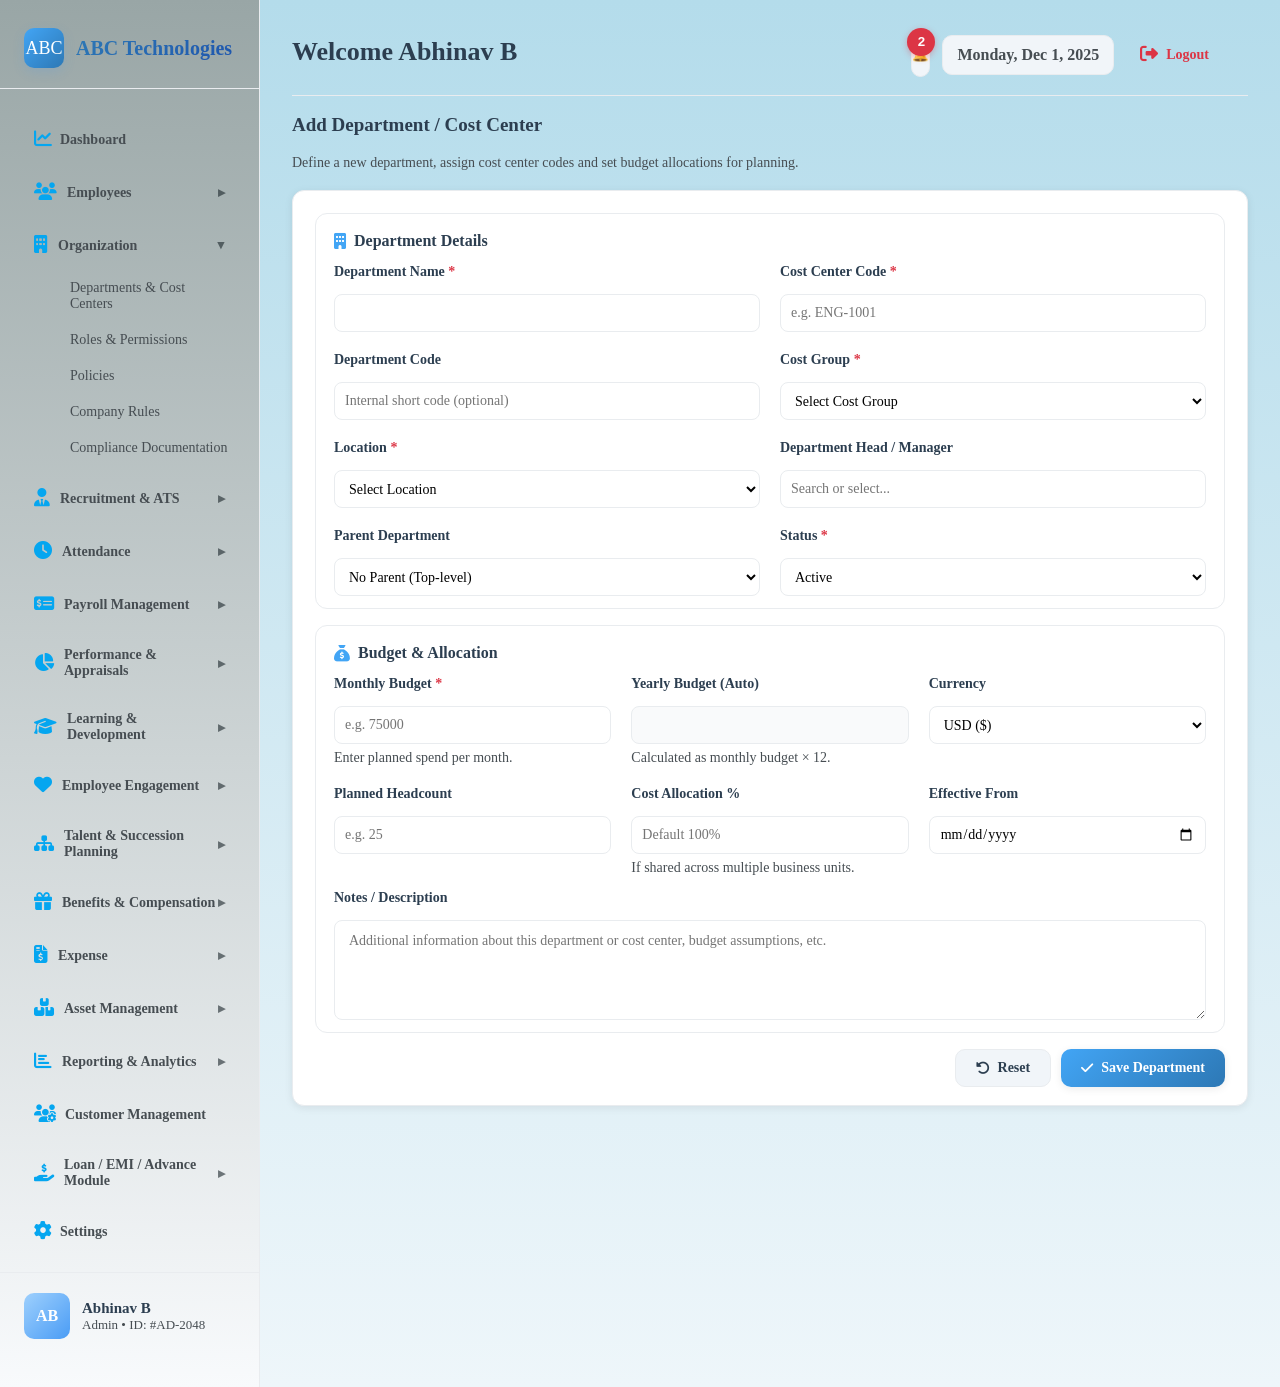
<file: add_department_costcenter.html>
<!doctype html>
<html lang="en">

<head>
    <meta charset="utf-8" />
    <title>HR Dashboard - Add Department / Cost Center</title>
    <meta name="viewport" content="width=device-width,initial-scale=1" />
    <link rel="stylesheet" href="https://cdnjs.cloudflare.com/ajax/libs/font-awesome/6.5.0/css/all.min.css">
<link rel="stylesheet" href="static/style.css">
   
</head>

<body>
    <div class="container">
        <aside class="sidebar" id="sidebar">
            <div class="logo-container">
                <a href="#" class="logo">
                    <div class="logo-icon">ABC</div>
                    <div class="logo-text">ABC Technologies</div>
                </a>
            </div>

            <ul class="nav-menu">
                <li class="nav-item">
                    <a href="index.html" class="nav-link">
                        <span class="nav-icon"><i class="fa-solid fa-chart-line"></i></span>
                        Dashboard
                    </a>
                </li>

                <li class="nav-item nav-has-submenu">
                    <button class="nav-toggle">
                        <span class="nav-icon"><i class="fa-solid fa-users"></i></span>
                        <span class="nav-text">Employees</span>
                        <span class="nav-caret">▸</span>
                    </button>
                    <ul class="submenu" aria-hidden="true">
                        <li><a href="employee_master.html" class="submenu-link">Employee Master Data</a></li>
                        <li><a href="employee_contact_personal_info.html" class="submenu-link">Contact & Personal
                                Info</a></li>
                        <li><a href="employment_history.html" class="submenu-link">Employment History</a></li>
                        <li><a href="visa_pro_work.html" class="submenu-link">Visa and Pro Work</a></li>
                    </ul>
                </li>

                <!-- Organization (active) -->
                <li class="nav-item nav-has-submenu open">
                    <button class="nav-toggle" aria-expanded="true">
                        <span class="nav-icon"><i class="fa-solid fa-building"></i></span>
                        <span class="nav-text">Organization</span>
                        <span class="nav-caret">▸</span>
                    </button>
                    <ul class="submenu" aria-hidden="false">
                        <li><a href="department_and_cost_ceneters.html" class="submenu-link">Departments & Cost Centers</a>
                        </li>
                        <li><a href="roles_and_permissions_listing.html" class="submenu-link">Roles & Permissions</a></li>
                        <li><a href="policies_listing.html" class="submenu-link">Policies</a></li>
                        <li><a class="submenu-link">Company Rules</a></li>
                        <li><a class="submenu-link">Compliance Documentation</a></li>
                    </ul>
                </li>

                <li class="nav-item nav-has-submenu">
                    <button class="nav-toggle">
                        <span class="nav-icon"><i class="fa-solid fa-user-tie"></i></span>
                        <span class="nav-text">Recruitment & ATS</span>
                        <span class="nav-caret">▸</span>
                    </button>
                    <ul class="submenu" aria-hidden="true">
                        <li><a class="submenu-link">Job Management</a></li>
                        <li><a class="submenu-link">Candidate Management</a></li>
                        <li><a class="submenu-link">Interview Management</a></li>
                        <li><a class="submenu-link">Offer & Hiring</a></li>
                        <li><a class="submenu-link">Onboarding</a></li>
                        <li><a class="submenu-link">Offboarding</a></li>
                    </ul>
                </li>

                <li class="nav-item nav-has-submenu">
                    <button class="nav-toggle">
                        <span class="nav-icon"><i class="fa-solid fa-clock"></i></span>
                        <span class="nav-text">Attendance</span>
                        <span class="nav-caret">▸</span>
                    </button>
                    <ul class="submenu" aria-hidden="true">
                        <li><a class="submenu-link">Attendance</a></li>
                        <li><a class="submenu-link">Leave</a></li>
                        <li><a class="submenu-link">Timesheets</a></li>
                        <li><a class="submenu-link">Shift Management</a></li>
                    </ul>
                </li>

                <li class="nav-item nav-has-submenu">
                    <button class="nav-toggle">
                        <span class="nav-icon"><i class="fa-solid fa-money-check-dollar"></i></span>
                        <span class="nav-text">Payroll Management</span>
                        <span class="nav-caret">▸</span>
                    </button>
                    <ul class="submenu" aria-hidden="true">
                        <li><a class="submenu-link">Payroll Setup</a></li>
                        <li><a class="submenu-link">Payroll Processing</a></li>
                        <li><a class="submenu-link">Payroll Output</a></li>
                        <li><a class="submenu-link">Compliance</a></li>
                    </ul>
                </li>

                <li class="nav-item nav-has-submenu">
                    <button class="nav-toggle">
                        <span class="nav-icon"><i class="fa-solid fa-chart-pie"></i></span>
                        <span class="nav-text">Performance & Appraisals</span>
                        <span class="nav-caret">▸</span>
                    </button>
                    <ul class="submenu" aria-hidden="true">
                        <li><a class="submenu-link">Goal & KPI Management</a></li>
                        <li><a class="submenu-link">Assessment</a></li>
                        <li><a class="submenu-link">Appraisal Cycles</a></li>
                    </ul>
                </li>

                <li class="nav-item nav-has-submenu">
                    <button class="nav-toggle">
                        <span class="nav-icon"><i class="fa-solid fa-graduation-cap"></i></span>
                        <span class="nav-text">Learning & Development</span>
                        <span class="nav-caret">▸</span>
                    </button>
                    <ul class="submenu" aria-hidden="true">
                        <li><a class="submenu-link">Training Management</a></li>
                        <li><a class="submenu-link">e-Learning</a></li>
                        <li><a class="submenu-link">Skill Development</a></li>
                    </ul>
                </li>

                <li class="nav-item nav-has-submenu">
                    <button class="nav-toggle">
                        <span class="nav-icon"><i class="fa-solid fa-heart"></i></span>
                        <span class="nav-text">Employee Engagement</span>
                        <span class="nav-caret">▸</span>
                    </button>
                    <ul class="submenu" aria-hidden="true">
                        <li><a class="submenu-link">Surveys & Feedback</a></li>
                        <li><a class="submenu-link">Recognition</a></li>
                        <li><a class="submenu-link">Communication</a></li>
                    </ul>
                </li>

                <li class="nav-item nav-has-submenu">
                    <button class="nav-toggle">
                        <span class="nav-icon"><i class="fa-solid fa-sitemap"></i></span>
                        <span class="nav-text">Talent & Succession Planning</span>
                        <span class="nav-caret">▸</span>
                    </button>
                    <ul class="submenu" aria-hidden="true">
                        <li><a class="submenu-link">Competency Framework</a></li>
                        <li><a class="submenu-link">Succession Planning</a></li>
                    </ul>
                </li>

                <li class="nav-item nav-has-submenu">
                    <button class="nav-toggle">
                        <span class="nav-icon"><i class="fa-solid fa-gift"></i></span>
                        <span class="nav-text">Benefits & Compensation</span>
                        <span class="nav-caret">▸</span>
                    </button>
                    <ul class="submenu" aria-hidden="true">
                        <li><a class="submenu-link">Health & Insurance Plans</a></li>
                        <li><a class="submenu-link">Allowance Policies</a></li>
                        <li><a class="submenu-link">Bonus Planning</a></li>
                        <li><a class="submenu-link">Increment Budgeting</a></li>
                    </ul>
                </li>

                <li class="nav-item nav-has-submenu">
                    <button class="nav-toggle">
                        <span class="nav-icon"><i class="fa-solid fa-file-invoice-dollar"></i></span>
                        <span class="nav-text">Expense</span>
                        <span class="nav-caret">▸</span>
                    </button>
                    <ul class="submenu" aria-hidden="true">
                        <li><a class="submenu-link">Expense Category</a></li>
                        <li><a class="submenu-link">Expenses</a></li>
                        <li><a class="submenu-link">Expense Claims</a></li>
                    </ul>
                </li>

                <li class="nav-item nav-has-submenu">
                    <button class="nav-toggle">
                        <span class="nav-icon"><i class="fa-solid fa-boxes-stacked"></i></span>
                        <span class="nav-text">Asset Management</span>
                        <span class="nav-caret">▸</span>
                    </button>
                    <ul class="submenu" aria-hidden="true">
                        <li><a class="submenu-link">Fixed Assets</a></li>
                        <li><a class="submenu-link">Depreciation</a></li>
                    </ul>
                </li>

                <li class="nav-item nav-has-submenu">
                    <button class="nav-toggle">
                        <span class="nav-icon"><i class="fa-solid fa-chart-bar"></i></span>
                        <span class="nav-text">Reporting & Analytics</span>
                        <span class="nav-caret">▸</span>
                    </button>
                    <ul class="submenu" aria-hidden="true">
                        <li><a class="submenu-link">Attendance Reports</a></li>
                        <li><a class="submenu-link">Leave Trends</a></li>
                        <li><a class="submenu-link">Payroll Summary</a></li>
                        <li><a class="submenu-link">Employee Analytics</a></li>
                        <li><a class="submenu-link">Custom Reports</a></li>
                    </ul>
                </li>

                <li class="nav-item">
                    <a href="#" class="nav-link">
                        <span class="nav-icon"><i class="fa-solid fa-users-gear"></i></span>
                        Customer Management
                    </a>
                </li>

                <li class="nav-item nav-has-submenu">
                    <button class="nav-toggle">
                        <span class="nav-icon"><i class="fa-solid fa-hand-holding-dollar"></i></span>
                        <span class="nav-text">Loan / EMI / Advance Module</span>
                        <span class="nav-caret">▸</span>
                    </button>
                    <ul class="submenu" aria-hidden="true">
                        <li><a class="submenu-link">Employee Loan Request</a></li>
                        <li><a class="submenu-link">EMI Calculation</a></li>
                        <li><a class="submenu-link">EMI Auto Deduction</a></li>
                        <li><a class="submenu-link">Loan Balance Status</a></li>
                    </ul>
                </li>

                <li class="nav-item">
                    <a href="#" class="nav-link">
                        <span class="nav-icon"><i class="fa-solid fa-gear"></i></span>
                        Settings
                    </a>
                </li>

                <button id="logoutBtn" class="nav-link logout-btn-mob" type="button" title="Log out"
                    aria-label="Log out">
                    <span class="nav-icon"><i class="fa-solid fa-right-from-bracket"></i></span>
                    Logout
                </button>
            </ul>

            <div class="user-profile">
                <div class="user-avatar">AB</div>
                <div class="user-info">
                    <h4>Abhinav B</h4>
                    <p>Admin • ID: #AD-2048</p>
                </div>
            </div>
        </aside>

        <main class="main">
            <div class="header">
                <button class="menu-btn" id="menuBtn" aria-label="Open menu" aria-expanded="false">
                    <i class="fa-solid fa-bars"></i>
                </button>

                <div class="page-title">
                    <h1>Welcome Abhinav B</h1>
                </div>

                <div class="header-actions">
                    <button class="notification-btn" title="Notifications">
                        🔔
                        <span class="notification-badge">2</span>
                    </button>
                    <div class="current-date">Monday, Dec 1, 2025</div>
                    <button id="logoutBtnHeader" class="logout-btn" type="button" title="Log out" aria-label="Log out">
                        <span class="nav-icon"><i class="fa-solid fa-right-from-bracket"></i></span>
                        Logout
                    </button>
                </div>
            </div>

            <div class="the_line"></div>

            <div class="page-title">
                <h3>Add Department / Cost Center</h3>
                <p class="subtitle">
                    Define a new department, assign cost center codes and set budget allocations for planning.
                </p>
            </div>

            <!-- <div
                style="display:flex;justify-content:space-between;align-items:center;margin-bottom:14px;gap:10px;flex-wrap:wrap;">
              
                <button type="button" class="btn btn-ghost"
                    onclick="window.location.href='departments_cost_centers.html'">
                    <i class="fa-solid fa-arrow-left-long"></i>
                    Back to Departments
                </button>
            </div> -->

            <!-- FORM CARD -->
            <form class="form-container" id="deptForm">
                <!-- Department Details -->
                <div class="form-section">
                    <h2 class="section-title">
                        <i class="fa-solid fa-building"></i>
                        Department Details
                    </h2>

                    <div class="form-grid">
                        <div class="form-group">
                            <label class="form-label required">Department Name</label>
                            <input type="text" class="form-input" name="departmentName" required>
                        </div>

                        <div class="form-group">
                            <label class="form-label required">Cost Center Code</label>
                            <input type="text" class="form-input" name="costCenterCode" required
                                placeholder="e.g. ENG-1001">
                        </div>

                        <div class="form-group">
                            <label class="form-label">Department Code</label>
                            <input type="text" class="form-input" name="departmentCode"
                                placeholder="Internal short code (optional)">
                        </div>

                        <div class="form-group">
                            <label class="form-label required">Cost Group</label>
                            <select class="form-select" name="costGroup" required>
                                <option value="">Select Cost Group</option>
                                <option value="Revenue">Revenue Generating</option>
                                <option value="Support">Support Functions</option>
                                <option value="Operations">Operations</option>
                                <option value="Corporate">Corporate</option>
                            </select>
                        </div>

                        <div class="form-group">
                            <label class="form-label required">Location</label>
                            <select class="form-select" name="location" required>
                                <option value="">Select Location</option>
                                <option value="Head Office - New York">Head Office - New York</option>
                                <option value="Branch Office - California">Branch Office - California</option>
                                <option value="Branch Office - Texas">Branch Office - Texas</option>
                                <option value="Remote">Remote</option>
                            </select>
                        </div>

                        <style>
                            /* Make all text inputs and selects exactly the same height */
                            .form-input,
                            .form-select {
                                padding: 8px 10px;
                                border-radius: 8px;
                                border: 1px solid var(--muted-border);
                                font-family: 'Times New Roman', Times, serif;
                                font-size: 14px;
                                outline: none;
                                transition: border-color .18s ease, box-shadow .18s ease, background-color .2s ease;
                                height: 38px;
                                /* <<< ensures equal height */
                                box-sizing: border-box;
                            }

                            /* Searchable select (Department Head) */
                            .searchable-select {
                                position: relative;
                                width: 100%;
                            }

                            .searchable-select .form-input {
                                width: 100%;
                                padding-right: 32px;
                                /* space if you add an icon later */
                            }

                            .searchable-options {
                                position: absolute;
                                top: calc(100% + 4px);
                                left: 0;
                                right: 0;
                                max-height: 180px;
                                overflow-y: auto;
                                background: #fff;
                                border: 1px solid var(--muted-border);
                                border-radius: 10px;
                                box-shadow: var(--shadow);
                                display: none;
                                z-index: 50;
                            }

                            .searchable-options-item {
                                padding: 8px 10px;
                                font-size: 14px;
                                cursor: pointer;
                                transition: background-color 0.15s ease;
                            }

                            .searchable-options-item:hover {
                                background: #f1f5f9;
                            }
                        </style>

                        <div class="form-group">
                            <label class="form-label">Department Head / Manager</label>

                            <div class="searchable-select">
                                <input type="text" class="form-input" id="deptHeadSearch"
                                    placeholder="Search or select..." autocomplete="off">

                                <div class="searchable-options" id="deptHeadOptions">
                                    <div class="searchable-options-item" data-value="john_smith">John Smith</div>
                                    <div class="searchable-options-item" data-value="emma_jones">Emma Jones</div>
                                    <div class="searchable-options-item" data-value="michael_brown">Michael Brown</div>
                                    <div class="searchable-options-item" data-value="sophia_williams">Sophia Williams
                                    </div>
                                </div>

                                <input type="hidden" name="departmentHead" id="deptHeadValue">
                            </div>

                            <!-- <span class="hint-text">Start typing to quickly find a manager.</span> -->
                        </div>

                        <script>
                            // Department Head searchable select
                            (function () {
                                const deptHeadSearch = document.getElementById("deptHeadSearch");
                                const deptHeadOptions = document.getElementById("deptHeadOptions");
                                const deptHeadValue = document.getElementById("deptHeadValue");

                                if (!deptHeadSearch || !deptHeadOptions || !deptHeadValue) return;

                                function openOptions() {
                                    deptHeadOptions.style.display = "block";
                                }

                                function closeOptions() {
                                    deptHeadOptions.style.display = "none";
                                }

                                deptHeadSearch.addEventListener("focus", openOptions);

                                deptHeadSearch.addEventListener("input", () => {
                                    const filter = deptHeadSearch.value.toLowerCase();
                                    const options = deptHeadOptions.querySelectorAll(".searchable-options-item");

                                    options.forEach(opt => {
                                        const match = opt.innerText.toLowerCase().includes(filter);
                                        opt.style.display = match ? "block" : "none";
                                    });
                                });

                                deptHeadOptions.addEventListener("click", (e) => {
                                    const item = e.target.closest(".searchable-options-item");
                                    if (!item) return;

                                    deptHeadSearch.value = item.innerText;
                                    deptHeadValue.value = item.dataset.value || "";
                                    closeOptions();
                                });

                                document.addEventListener("click", (e) => {
                                    if (!e.target.closest(".searchable-select")) {
                                        closeOptions();
                                    }
                                });
                            })();
                        </script>


                        <div class="form-group">
                            <label class="form-label">Parent Department</label>
                            <select class="form-select" name="parentDepartment">
                                <option value="">No Parent (Top-level)</option>
                                <option value="Engineering">Engineering</option>
                                <option value="Sales">Sales</option>
                                <option value="Operations">Operations</option>
                                <option value="Corporate">Corporate</option>
                            </select>
                        </div>

                        <div class="form-group">
                            <label class="form-label required">Status</label>
                            <select class="form-select" name="status" required>
                                <option value="Active">Active</option>
                                <option value="Inactive">Inactive</option>
                            </select>
                        </div>
                    </div>
                </div>

                <!-- Budget & Allocation -->
                <div class="form-section">
                    <h2 class="section-title">
                        <i class="fa-solid fa-sack-dollar"></i>
                        Budget & Allocation
                    </h2>

                    <div class="form-grid-3">
                        <div class="form-group">
                            <label class="form-label required">Monthly Budget</label>
                            <input type="number" min="0" step="0.01" class="form-input" name="monthlyBudget"
                                id="monthlyBudget" required placeholder="e.g. 75000">
                            <span class="hint-text">Enter planned spend per month.</span>
                        </div>

                        <div class="form-group">
                            <label class="form-label">Yearly Budget (Auto)</label>
                            <input type="text" class="form-input readonly-field" name="yearlyBudget" id="yearlyBudget"
                                readonly>
                            <span class="hint-text">Calculated as monthly budget × 12.</span>
                        </div>

                        <div class="form-group">
                            <label class="form-label">Currency</label>
                            <select class="form-select" name="currency">
                                <option value="USD">USD ($)</option>
                                <option value="EUR">EUR (€)</option>
                                <option value="INR">INR (₹)</option>
                                <option value="GBP">GBP (£)</option>
                            </select>
                        </div>

                        <div class="form-group">
                            <label class="form-label">Planned Headcount</label>
                            <input type="number" min="0" class="form-input" name="plannedHeadcount"
                                placeholder="e.g. 25">
                        </div>

                        <div class="form-group">
                            <label class="form-label">Cost Allocation %</label>
                            <input type="number" min="0" max="100" class="form-input" name="allocationPercent"
                                placeholder="Default 100%">
                            <span class="hint-text">If shared across multiple business units.</span>
                        </div>

                        <div class="form-group">
                            <label class="form-label">Effective From</label>
                            <input type="date" class="form-input" name="effectiveFrom">
                        </div>
                    </div>

                    <div class="form-group full-width" style="margin-top:14px;">
                        <label class="form-label">Notes / Description</label>
                        <textarea class="form-textarea" name="notes"
                            placeholder="Additional information about this department or cost center, budget assumptions, etc."></textarea>
                    </div>
                </div>

                <div class="form-actions">
                    <button type="button" class="btn btn-secondary" id="resetBtn">
                        <i class="fa-solid fa-rotate-left"></i>
                        Reset
                    </button>
                    <button type="submit" class="btn btn-primary">
                        <i class="fa-solid fa-check"></i>
                        Save Department
                    </button>
                </div>
            </form>
        </main>
    </div>

    <div id="sidebarOverlay" class="sidebar-overlay" tabindex="-1" aria-hidden="true"></div>

    <script>
        (function () {
            const sidebarEl = document.getElementById('sidebar');
            const menuBtn = document.getElementById('menuBtn');
            const overlay = document.getElementById('sidebarOverlay');

            const toggles = document.querySelectorAll('.nav-toggle');
            toggles.forEach(btn => {
                const li = btn.closest('.nav-has-submenu');
                const submenu = li.querySelector('.submenu');

                btn.addEventListener('click', () => {
                    const isOpen = li.classList.toggle('open');
                    btn.setAttribute('aria-expanded', String(isOpen));
                    submenu.setAttribute('aria-hidden', String(!isOpen));

                    document.querySelectorAll('.nav-has-submenu').forEach(other => {
                        if (other !== li && other.classList.contains('open')) {
                            other.classList.remove('open');
                            const otherBtn = other.querySelector('.nav-toggle');
                            const otherSub = other.querySelector('.submenu');
                            if (otherBtn) otherBtn.setAttribute('aria-expanded', 'false');
                            if (otherSub) otherSub.setAttribute('aria-hidden', 'true');
                        }
                    });
                });

                btn.addEventListener('keydown', (e) => {
                    if (e.key === 'Enter' || e.key === ' ' || e.key === 'Spacebar') {
                        e.preventDefault();
                        btn.click();
                    }
                });
            });

            function openMobileSidebar() {
                sidebarEl.classList.add('mobile-open', 'mobile-visible');
                overlay.classList.add('show');
                overlay.setAttribute('aria-hidden', 'false');
                if (menuBtn) menuBtn.setAttribute('aria-expanded', 'true');
            }

            function closeMobileSidebar() {
                sidebarEl.classList.remove('mobile-open', 'mobile-visible');
                overlay.classList.remove('show');
                overlay.setAttribute('aria-hidden', 'true');
                if (menuBtn) menuBtn.setAttribute('aria-expanded', 'false');
            }

            function handleResize() {
                if (window.innerWidth <= 900) {
                    if (!sidebarEl.classList.contains('mobile-visible')) {
                        sidebarEl.style.transform = 'translateX(-110%)';
                    } else {
                        sidebarEl.style.transform = 'translateX(0)';
                    }
                    sidebarEl.style.position = 'fixed';
                    sidebarEl.style.height = '100vh';
                    sidebarEl.style.top = '0';
                    sidebarEl.style.left = '0';
                    sidebarEl.style.zIndex = '40';
                } else {
                    sidebarEl.style.transform = '';
                    sidebarEl.style.position = '';
                    sidebarEl.style.height = '';
                    sidebarEl.style.top = '';
                    sidebarEl.style.left = '';
                    sidebarEl.style.zIndex = '';
                    overlay.classList.remove('show');
                    overlay.setAttribute('aria-hidden', 'true');
                    if (menuBtn) menuBtn.setAttribute('aria-expanded', 'false');
                    sidebarEl.classList.remove('mobile-visible');
                }
            }

            window.addEventListener('resize', handleResize);
            handleResize();

            if (menuBtn) {
                menuBtn.addEventListener('click', () => {
                    const expanded = menuBtn.getAttribute('aria-expanded') === 'true';
                    if (expanded) {
                        closeMobileSidebar();
                    } else {
                        openMobileSidebar();
                    }
                });
            }

            overlay.addEventListener('click', () => {
                closeMobileSidebar();
            });

            document.addEventListener('keydown', (e) => {
                if (e.key === 'Escape' || e.key === 'Esc') {
                    if (overlay.classList.contains('show')) {
                        closeMobileSidebar();
                    }
                }
            });
        })();

        // Add Department / Cost Center form logic
        const deptForm = document.getElementById('deptForm');
        const resetBtn = document.getElementById('resetBtn');
        const monthlyBudgetInput = document.getElementById('monthlyBudget');
        const yearlyBudgetInput = document.getElementById('yearlyBudget');

        function updateYearlyBudget() {
            const value = parseFloat(monthlyBudgetInput.value);
            if (!isNaN(value)) {
                const yearly = value * 12;
                yearlyBudgetInput.value = yearly.toFixed(2);
            } else {
                yearlyBudgetInput.value = "";
            }
        }

        if (monthlyBudgetInput) {
            monthlyBudgetInput.addEventListener('input', updateYearlyBudget);
        }

        if (resetBtn && deptForm) {
            resetBtn.addEventListener('click', () => {
                deptForm.reset();
                yearlyBudgetInput.value = "";
            });
        }

        if (deptForm) {
            deptForm.addEventListener('submit', (e) => {
                e.preventDefault();
                // Replace this with your actual API call / save logic
                alert('Department / Cost Center saved successfully (demo).');
            });
        }
    </script>
</body>

</html>
</file>
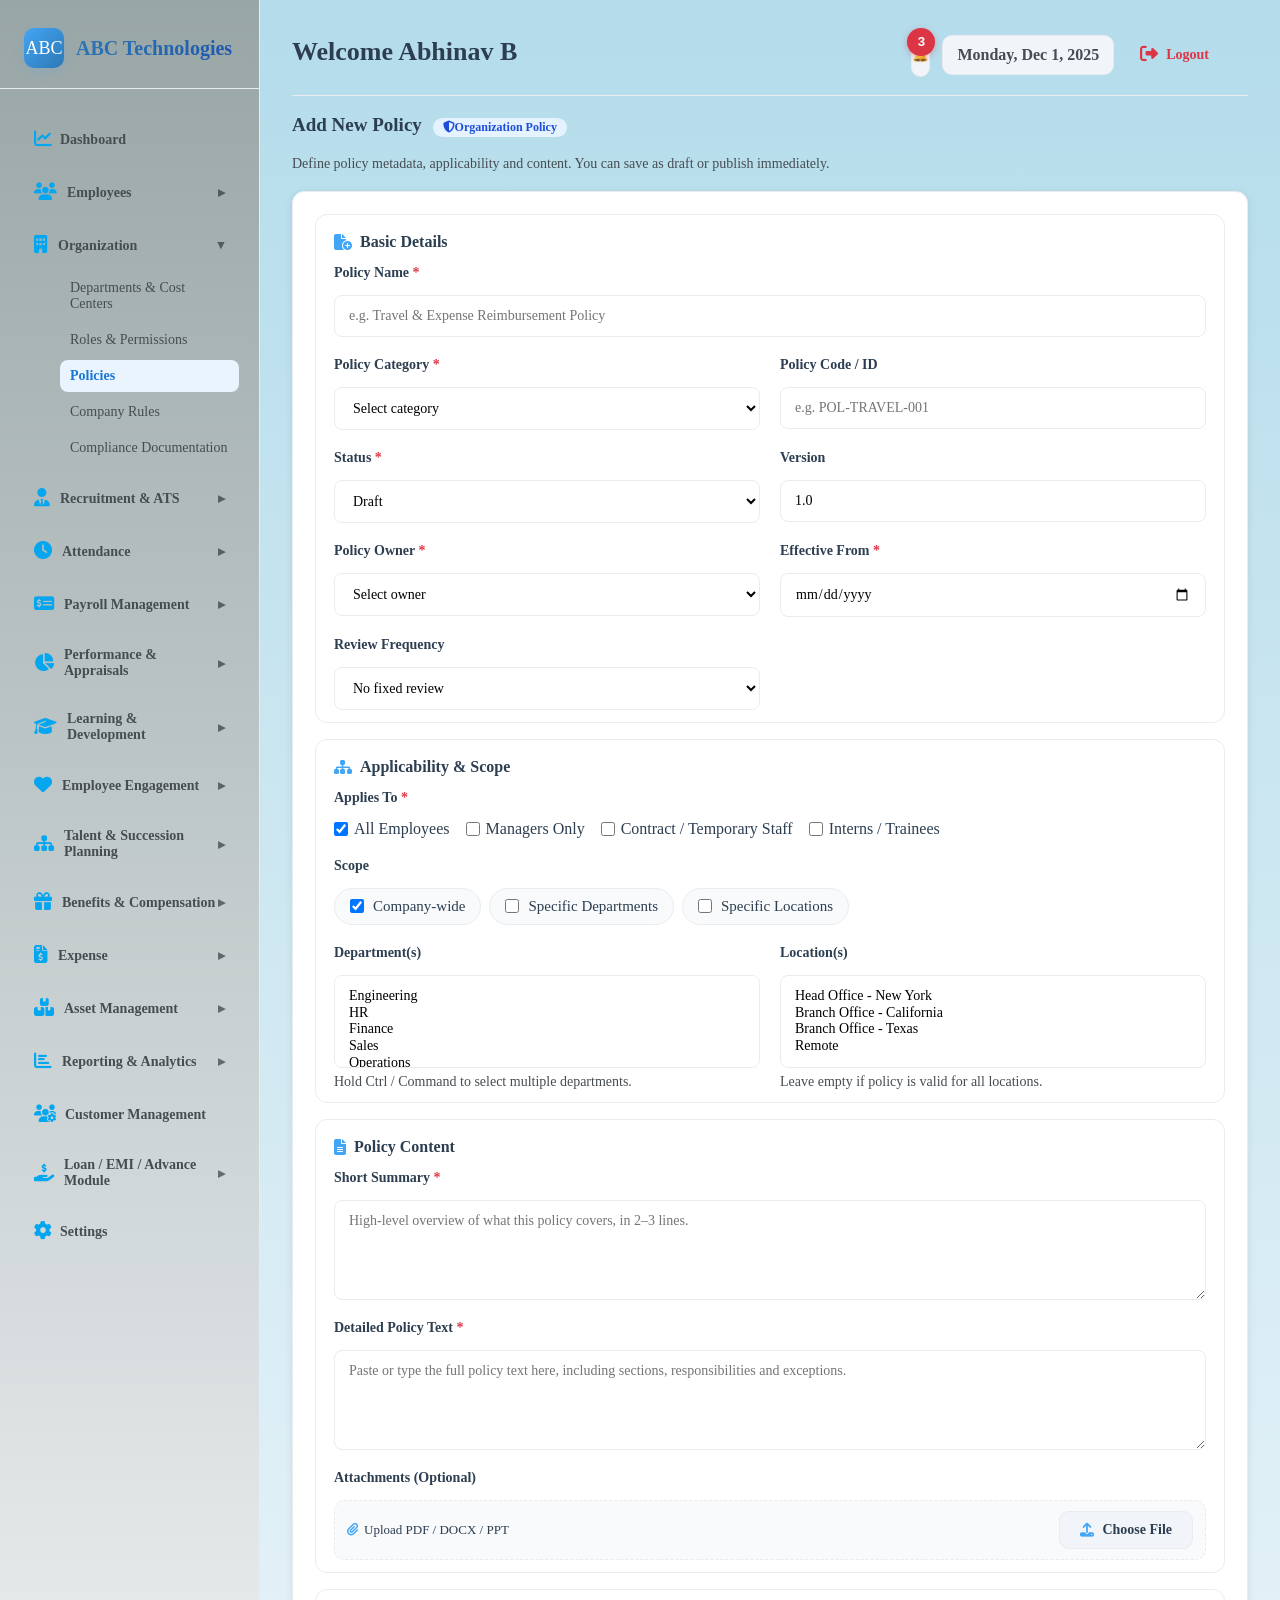
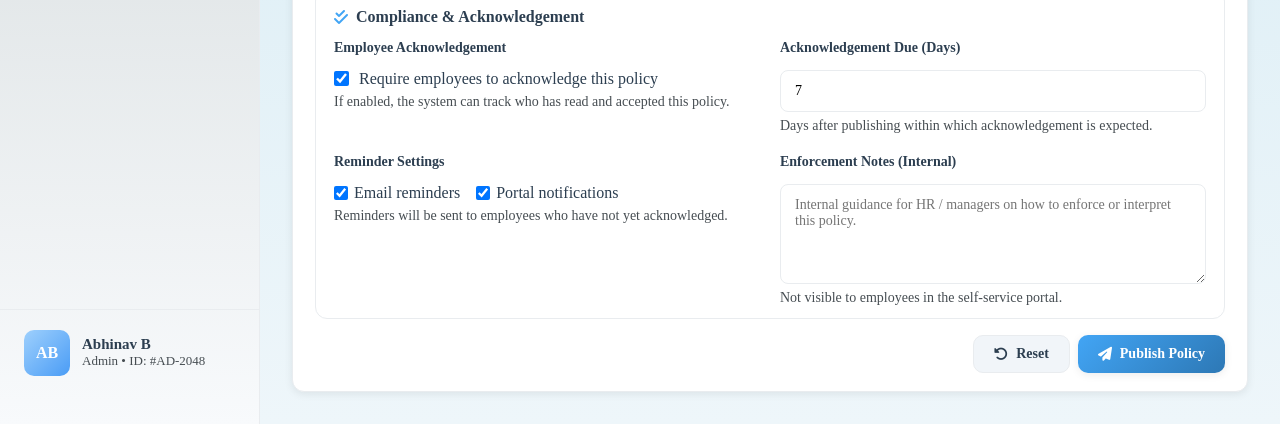
<file: add_policy.html>
<!doctype html>
<html lang="en">

<head>
    <meta charset="utf-8" />
    <title>HR Dashboard - Add Organization Policy</title>
    <meta name="viewport" content="width=device-width,initial-scale=1" />
    <link rel="stylesheet" href="https://cdnjs.cloudflare.com/ajax/libs/font-awesome/6.5.0/css/all.min.css">
<link rel="stylesheet" href="static/style.css">

</head>

<body>
    <div class="container">
        <aside class="sidebar" id="sidebar">
            <div class="logo-container">
                <a href="#" class="logo">
                    <div class="logo-icon">ABC</div>
                    <div class="logo-text">ABC Technologies</div>
                </a>
            </div>

            <ul class="nav-menu">
                <li class="nav-item">
                    <a href="index.html" class="nav-link">
                        <span class="nav-icon"><i class="fa-solid fa-chart-line"></i></span>
                        Dashboard
                    </a>
                </li>

                <li class="nav-item nav-has-submenu">
                    <button class="nav-toggle">
                        <span class="nav-icon"><i class="fa-solid fa-users"></i></span>
                        <span class="nav-text">Employees</span>
                        <span class="nav-caret">▸</span>
                    </button>
                    <ul class="submenu" aria-hidden="true">
                        <li><a href="employee_master.html" class="submenu-link">Employee Master Data</a></li>
                        <li><a href="employee_contact_personal_info.html" class="submenu-link">Contact & Personal
                                Info</a></li>
                        <li><a href="employment_history.html" class="submenu-link">Employment History</a></li>
                        <li><a href="visa_pro_work.html" class="submenu-link">Visa and Pro Work</a></li>
                    </ul>
                </li>

                <!-- Organization (active) -->
                <li class="nav-item nav-has-submenu open">
                    <button class="nav-toggle" aria-expanded="true">
                        <span class="nav-icon"><i class="fa-solid fa-building"></i></span>
                        <span class="nav-text">Organization</span>
                        <span class="nav-caret">▸</span>
                    </button>
                    <ul class="submenu" aria-hidden="false">
                        <li><a href="department_and_cost_ceneters.html" class="submenu-link">Departments & Cost
                                Centers</a></li>
                        <li><a href="roles_and_permissions_listing.html" class="submenu-link">Roles & Permissions</a>
                        </li>
                        <li><a href="policies_listing.html" class="submenu-link active-submenu">Policies</a></li>
                        <li><a class="submenu-link">Company Rules</a></li>
                        <li><a class="submenu-link">Compliance Documentation</a></li>
                    </ul>
                </li>

                <li class="nav-item nav-has-submenu">
                    <button class="nav-toggle">
                        <span class="nav-icon"><i class="fa-solid fa-user-tie"></i></span>
                        <span class="nav-text">Recruitment & ATS</span>
                        <span class="nav-caret">▸</span>
                    </button>
                    <ul class="submenu" aria-hidden="true">
                        <li><a class="submenu-link">Job Management</a></li>
                        <li><a class="submenu-link">Candidate Management</a></li>
                        <li><a class="submenu-link">Interview Management</a></li>
                        <li><a class="submenu-link">Offer & Hiring</a></li>
                        <li><a class="submenu-link">Onboarding</a></li>
                        <li><a class="submenu-link">Offboarding</a></li>
                    </ul>
                </li>

                <li class="nav-item nav-has-submenu">
                    <button class="nav-toggle">
                        <span class="nav-icon"><i class="fa-solid fa-clock"></i></span>
                        <span class="nav-text">Attendance</span>
                        <span class="nav-caret">▸</span>
                    </button>
                    <ul class="submenu" aria-hidden="true">
                        <li><a class="submenu-link">Attendance</a></li>
                        <li><a class="submenu-link">Leave</a></li>
                        <li><a class="submenu-link">Timesheets</a></li>
                        <li><a class="submenu-link">Shift Management</a></li>
                    </ul>
                </li>

                <li class="nav-item nav-has-submenu">
                    <button class="nav-toggle">
                        <span class="nav-icon"><i class="fa-solid fa-money-check-dollar"></i></span>
                        <span class="nav-text">Payroll Management</span>
                        <span class="nav-caret">▸</span>
                    </button>
                    <ul class="submenu" aria-hidden="true">
                        <li><a class="submenu-link">Payroll Setup</a></li>
                        <li><a class="submenu-link">Payroll Processing</a></li>
                        <li><a class="submenu-link">Payroll Output</a></li>
                        <li><a class="submenu-link">Compliance</a></li>
                    </ul>
                </li>

                <li class="nav-item nav-has-submenu">
                    <button class="nav-toggle">
                        <span class="nav-icon"><i class="fa-solid fa-chart-pie"></i></span>
                        <span class="nav-text">Performance & Appraisals</span>
                        <span class="nav-caret">▸</span>
                    </button>
                    <ul class="submenu" aria-hidden="true">
                        <li><a class="submenu-link">Goal & KPI Management</a></li>
                        <li><a class="submenu-link">Assessment</a></li>
                        <li><a class="submenu-link">Appraisal Cycles</a></li>
                    </ul>
                </li>

                <li class="nav-item nav-has-submenu">
                    <button class="nav-toggle">
                        <span class="nav-icon"><i class="fa-solid fa-graduation-cap"></i></span>
                        <span class="nav-text">Learning & Development</span>
                        <span class="nav-caret">▸</span>
                    </button>
                    <ul class="submenu" aria-hidden="true">
                        <li><a class="submenu-link">Training Management</a></li>
                        <li><a class="submenu-link">e-Learning</a></li>
                        <li><a class="submenu-link">Skill Development</a></li>
                    </ul>
                </li>

                <li class="nav-item nav-has-submenu">
                    <button class="nav-toggle">
                        <span class="nav-icon"><i class="fa-solid fa-heart"></i></span>
                        <span class="nav-text">Employee Engagement</span>
                        <span class="nav-caret">▸</span>
                    </button>
                    <ul class="submenu" aria-hidden="true">
                        <li><a class="submenu-link">Surveys & Feedback</a></li>
                        <li><a class="submenu-link">Recognition</a></li>
                        <li><a class="submenu-link">Communication</a></li>
                    </ul>
                </li>

                <li class="nav-item nav-has-submenu">
                    <button class="nav-toggle">
                        <span class="nav-icon"><i class="fa-solid fa-sitemap"></i></span>
                        <span class="nav-text">Talent & Succession Planning</span>
                        <span class="nav-caret">▸</span>
                    </button>
                    <ul class="submenu" aria-hidden="true">
                        <li><a class="submenu-link">Competency Framework</a></li>
                        <li><a class="submenu-link">Succession Planning</a></li>
                    </ul>
                </li>

                <li class="nav-item nav-has-submenu">
                    <button class="nav-toggle">
                        <span class="nav-icon"><i class="fa-solid fa-gift"></i></span>
                        <span class="nav-text">Benefits & Compensation</span>
                        <span class="nav-caret">▸</span>
                    </button>
                    <ul class="submenu" aria-hidden="true">
                        <li><a class="submenu-link">Health & Insurance Plans</a></li>
                        <li><a class="submenu-link">Allowance Policies</a></li>
                        <li><a class="submenu-link">Bonus Planning</a></li>
                        <li><a class="submenu-link">Increment Budgeting</a></li>
                    </ul>
                </li>

                <li class="nav-item nav-has-submenu">
                    <button class="nav-toggle">
                        <span class="nav-icon"><i class="fa-solid fa-file-invoice-dollar"></i></span>
                        <span class="nav-text">Expense</span>
                        <span class="nav-caret">▸</span>
                    </button>
                    <ul class="submenu" aria-hidden="true">
                        <li><a class="submenu-link">Expense Category</a></li>
                        <li><a class="submenu-link">Expenses</a></li>
                        <li><a class="submenu-link">Expense Claims</a></li>
                    </ul>
                </li>

                <li class="nav-item nav-has-submenu">
                    <button class="nav-toggle">
                        <span class="nav-icon"><i class="fa-solid fa-boxes-stacked"></i></span>
                        <span class="nav-text">Asset Management</span>
                        <span class="nav-caret">▸</span>
                    </button>
                    <ul class="submenu" aria-hidden="true">
                        <li><a class="submenu-link">Fixed Assets</a></li>
                        <li><a class="submenu-link">Depreciation</a></li>
                    </ul>
                </li>

                <li class="nav-item nav-has-submenu">
                    <button class="nav-toggle">
                        <span class="nav-icon"><i class="fa-solid fa-chart-bar"></i></span>
                        <span class="nav-text">Reporting & Analytics</span>
                        <span class="nav-caret">▸</span>
                    </button>
                    <ul class="submenu" aria-hidden="true">
                        <li><a class="submenu-link">Attendance Reports</a></li>
                        <li><a class="submenu-link">Leave Trends</a></li>
                        <li><a class="submenu-link">Payroll Summary</a></li>
                        <li><a class="submenu-link">Employee Analytics</a></li>
                        <li><a class="submenu-link">Custom Reports</a></li>
                    </ul>
                </li>

                <li class="nav-item">
                    <a href="#" class="nav-link">
                        <span class="nav-icon"><i class="fa-solid fa-users-gear"></i></span>
                        Customer Management
                    </a>
                </li>

                <li class="nav-item nav-has-submenu">
                    <button class="nav-toggle">
                        <span class="nav-icon"><i class="fa-solid fa-hand-holding-dollar"></i></span>
                        <span class="nav-text">Loan / EMI / Advance Module</span>
                        <span class="nav-caret">▸</span>
                    </button>
                    <ul class="submenu" aria-hidden="true">
                        <li><a class="submenu-link">Employee Loan Request</a></li>
                        <li><a class="submenu-link">EMI Calculation</a></li>
                        <li><a class="submenu-link">EMI Auto Deduction</a></li>
                        <li><a class="submenu-link">Loan Balance Status</a></li>
                    </ul>
                </li>

                <li class="nav-item">
                    <a href="#" class="nav-link">
                        <span class="nav-icon"><i class="fa-solid fa-gear"></i></span>
                        Settings
                    </a>
                </li>

                <button id="logoutBtn" class="nav-link logout-btn-mob" type="button" title="Log out"
                    aria-label="Log out">
                    <span class="nav-icon"><i class="fa-solid fa-right-from-bracket"></i></span>
                    Logout
                </button>
            </ul>

            <div class="user-profile">
                <div class="user-avatar">AB</div>
                <div class="user-info">
                    <h4>Abhinav B</h4>
                    <p>Admin • ID: #AD-2048</p>
                </div>
            </div>
        </aside>

        <main class="main">
            <div class="header">
                <button class="menu-btn" id="menuBtn" aria-label="Open menu" aria-expanded="false">
                    <i class="fa-solid fa-bars"></i>
                </button>

                <div class="page-title">
                    <h1>Welcome Abhinav B</h1>
                </div>

                <div class="header-actions">
                    <button class="notification-btn" title="Notifications">
                        🔔
                        <span class="notification-badge">3</span>
                    </button>
                    <div class="current-date">Monday, Dec 1, 2025</div>
                    <button id="logoutBtnHeader" class="logout-btn" type="button">
                        <span class="nav-icon"><i class="fa-solid fa-right-from-bracket"></i></span>
                        Logout
                    </button>
                </div>
            </div>

            <div class="the_line"></div>

            <div class="page-title">
                <h3>Add New Policy
                    <span class="pill-badge"><i class="fa-solid fa-shield-halved"></i> Organization Policy</span>
                </h3>
                <p class="subtitle">
                    Define policy metadata, applicability and content. You can save as draft or publish immediately.
                </p>
            </div>

            <div class="form-container">
                <form id="addPolicyForm">
                    <!-- BASIC DETAILS -->
                    <div class="form-section">
                        <h2 class="section-title">
                            <i class="fa-solid fa-file-circle-plus"></i>
                            Basic Details
                        </h2>

                        <div class="form-grid">
                            <div class="form-group full-width">
                                <label class="form-label required">Policy Name</label>
                                <input type="text" class="form-input" name="policyName"
                                    placeholder="e.g. Travel & Expense Reimbursement Policy">
                                
                            </div>

                            <div class="form-group">
                                <label class="form-label required">Policy Category</label>
                                <select class="form-select" name="policyCategory">
                                    <option value="">Select category</option>
                                    <option value="HR & People">HR &amp; People</option>
                                    <option value="Leave & Attendance">Leave &amp; Attendance</option>
                                    <option value="Payroll & Compensation">Payroll &amp; Compensation</option>
                                    <option value="IT & Security">IT &amp; Security</option>
                                    <option value="Code of Conduct">Code of Conduct</option>
                                    <option value="Health & Safety">Health &amp; Safety</option>
                                </select>
                            </div>

                            <div class="form-group">
                                <label class="form-label">Policy Code / ID</label>
                                <input type="text" class="form-input" name="policyCode"
                                    placeholder="e.g. POL-TRAVEL-001">
                            </div>

                            <div class="form-group">
                                <label class="form-label required">Status</label>
                                <select class="form-select" name="policyStatus">
                                    <option value="Draft">Draft</option>
                                    <option value="Active">Active</option>
                                </select>
                            </div>

                            <div class="form-group">
                                <label class="form-label">Version</label>
                                <input type="text" class="form-input" name="policyVersion" value="1.0">
                            </div>

                            <div class="form-group">
                                <label class="form-label required">Policy Owner</label>
                                <select class="form-select" name="policyOwner">
                                    <option value="">Select owner</option>
                                    <option value="HR">HR</option>
                                    <option value="HR & Admin">HR &amp; Admin</option>
                                    <option value="Finance">Finance</option>
                                    <option value="IT & Security">IT &amp; Security</option>
                                    <option value="Legal">Legal</option>
                                    <option value="Admin">Admin</option>
                                </select>
                               
                            </div>

                            <div class="form-group">
                                <label class="form-label required">Effective From</label>
                                <input type="date" class="form-input" name="effectiveFrom">
                            </div>

                            <div class="form-group">
                                <label class="form-label">Review Frequency</label>
                                <select class="form-select" name="reviewFrequency">
                                    <option value="">No fixed review</option>
                                    <option value="6 months">Every 6 months</option>
                                    <option value="12 months">Every 12 months</option>
                                    <option value="24 months">Every 24 months</option>
                                </select>
                            </div>
                        </div>
                    </div>

                    <!-- APPLICABILITY & SCOPE -->
                    <div class="form-section">
                        <h2 class="section-title">
                            <i class="fa-solid fa-sitemap"></i>
                            Applicability & Scope
                        </h2>

                        <div class="form-grid">
                            <div class="form-group full-width">
                                <label class="form-label required">Applies To</label>
                                <div class="inline-checkbox-group">
                                    <label>
                                        <input type="checkbox" name="appliesAllEmployees" checked>
                                        <span>All Employees</span>
                                    </label>
                                    <label>
                                        <input type="checkbox" name="appliesManagers">
                                        <span>Managers Only</span>
                                    </label>
                                    <label>
                                        <input type="checkbox" name="appliesContractors">
                                        <span>Contract / Temporary Staff</span>
                                    </label>
                                    <label>
                                        <input type="checkbox" name="appliesInterns">
                                        <span>Interns / Trainees</span>
                                    </label>
                                </div>
                            </div>

                            <div class="form-group full-width">
                                <label class="form-label">Scope</label>
                                <div class="scope-tags">
                                    <label class="scope-pill">
                                        <input type="checkbox" name="scopeCompany" checked>
                                        <span>Company-wide</span>
                                    </label>
                                    <label class="scope-pill">
                                        <input type="checkbox" name="scopeDepartment">
                                        <span>Specific Departments</span>
                                    </label>
                                    <label class="scope-pill">
                                        <input type="checkbox" name="scopeLocation">
                                        <span>Specific Locations</span>
                                    </label>
                                </div>
                            </div>

                            <div class="form-group">
                                <label class="form-label">Department(s)</label>
                                <select class="form-select" name="departments" multiple>
                                    <option>Engineering</option>
                                    <option>HR</option>
                                    <option>Finance</option>
                                    <option>Sales</option>
                                    <option>Operations</option>
                                    <option>Support</option>
                                </select>
                                <span class="hint-text">Hold Ctrl / Command to select multiple departments.</span>
                            </div>

                            <div class="form-group">
                                <label class="form-label">Location(s)</label>
                                <select class="form-select" name="locations" multiple>
                                    <option>Head Office - New York</option>
                                    <option>Branch Office - California</option>
                                    <option>Branch Office - Texas</option>
                                    <option>Remote</option>
                                </select>
                                <span class="hint-text">Leave empty if policy is valid for all locations.</span>
                            </div>

                            <!-- <div class="form-group full-width">
                            <label class="form-label">Tags / Keywords</label>
                            <input type="text" class="form-input" name="policyTags"
                                   placeholder="e.g. travel, expense, reimbursement, client visit">
                            <div class="tag-row">
                                <span class="small-tag">Suggested: “travel”</span>
                                <span class="small-tag">“reimbursement”</span>
                                <span class="small-tag">“onsite”</span>
                            </div>
                        </div> -->
                        </div>
                    </div>

                    <!-- CONTENT -->
                    <div class="form-section">
                        <h2 class="section-title">
                            <i class="fa-solid fa-file-lines"></i>
                            Policy Content
                        </h2>

                        <div class="form-grid">
                            <div class="form-group full-width">
                                <label class="form-label required">Short Summary</label>
                                <textarea class="form-textarea" name="policySummary"
                                    placeholder="High-level overview of what this policy covers, in 2–3 lines."></textarea>
                            </div>

                            <div class="form-group full-width">
                                <label class="form-label required">Detailed Policy Text</label>
                                <textarea class="form-textarea" name="policyDetails"
                                    placeholder="Paste or type the full policy text here, including sections, responsibilities and exceptions."></textarea>
                             
                            </div>

                            <div class="form-group full-width">
                                <label class="form-label">Attachments (Optional)</label>
                                <div class="attachment-box">
                                    <span>
                                        <i class="fa-solid fa-paperclip"></i>
                                        <span>Upload PDF / DOCX / PPT</span>
                                    </span>
                                    <label class="btn btn-secondary" style="margin:0; cursor:pointer;">
                                        <i class="fa-solid fa-upload"></i>
                                        <span>Choose File</span>
                                        <input type="file" name="policyAttachment" style="display:none;"
                                            accept=".pdf,.doc,.docx,.ppt,.pptx">
                                    </label>
                                </div>
                              
                            </div>
                        </div>
                    </div>

                    <!-- COMPLIANCE & ACKNOWLEDGEMENT -->
                    <div class="form-section">
                        <h2 class="section-title">
                            <i class="fa-solid fa-check-double"></i>
                            Compliance & Acknowledgement
                        </h2>

                        <div class="form-grid">
                            <div class="form-group">
                                <label class="form-label">Employee Acknowledgement</label>
                                <div class="toggle-row">
                                    <input type="checkbox" name="requiresAck" checked>
                                    <span>Require employees to acknowledge this policy</span>
                                </div>
                                <span class="hint-text">If enabled, the system can track who has read and accepted this
                                    policy.</span>
                            </div>

                            <div class="form-group">
                                <label class="form-label">Acknowledgement Due (Days)</label>
                                <input type="number" min="0" class="form-input" name="ackDueDays" value="7">
                                <span class="hint-text">Days after publishing within which acknowledgement is
                                    expected.</span>
                            </div>

                            <div class="form-group">
                                <label class="form-label">Reminder Settings</label>
                                <div class="inline-checkbox-group">
                                    <label>
                                        <input type="checkbox" name="reminderEmail" checked>
                                        <span>Email reminders</span>
                                    </label>
                                    <label>
                                        <input type="checkbox" name="reminderPortal" checked>
                                        <span>Portal notifications</span>
                                    </label>
                                </div>
                                <span class="hint-text">Reminders will be sent to employees who have not yet
                                    acknowledged.</span>
                            </div>

                            <div class="form-group">
                                <label class="form-label">Enforcement Notes (Internal)</label>
                                <textarea class="form-textarea" name="internalNotes"
                                    placeholder="Internal guidance for HR / managers on how to enforce or interpret this policy."></textarea>
                                <span class="hint-text">Not visible to employees in the self-service portal.</span>
                            </div>
                        </div>
                    </div>

                    <!-- ACTIONS -->
                    <div class="form-actions">
                        <!-- <div class="required-note">
                        <span class="badge-soft"><i class="fa-solid fa-circle-info"></i>&nbsp;Note</span>
                        &nbsp;Fields marked with <span style="color:var(--danger);">*</span> are mandatory.
                    </div> -->
                        <div class="form-actions-right">
                            <!-- <a href="organization_policies.html" class="btn btn-ghost">
                            <i class="fa-solid fa-arrow-left"></i>
                            Back to Policies
                        </a> -->
                            <button type="button" class="btn btn-secondary" id="resetPolicyForm">
                                <i class="fa-solid fa-rotate-left"></i>
                                Reset
                            </button>
                            <button type="submit" class="btn btn-primary" id="publishPolicyBtn">
                                <i class="fa-solid fa-paper-plane"></i>
                                Publish Policy
                            </button>
                        </div>
                    </div>
                </form>
            </div>
        </main>
    </div>

    <div id="sidebarOverlay" class="sidebar-overlay" tabindex="-1" aria-hidden="true"></div>

    <script>
        // Sidebar & nav behaviour (same pattern as your other pages)
        (function () {
            const sidebarEl = document.getElementById('sidebar');
            const menuBtn = document.getElementById('menuBtn');
            const overlay = document.getElementById('sidebarOverlay');

            const toggles = document.querySelectorAll('.nav-toggle');
            toggles.forEach(btn => {
                const li = btn.closest('.nav-has-submenu');
                const submenu = li.querySelector('.submenu');

                btn.addEventListener('click', () => {
                    const isOpen = li.classList.toggle('open');
                    btn.setAttribute('aria-expanded', String(isOpen));
                    submenu.setAttribute('aria-hidden', String(!isOpen));

                    document.querySelectorAll('.nav-has-submenu').forEach(other => {
                        if (other !== li && other.classList.contains('open')) {
                            other.classList.remove('open');
                            const otherBtn = other.querySelector('.nav-toggle');
                            const otherSub = other.querySelector('.submenu');
                            if (otherBtn) otherBtn.setAttribute('aria-expanded', 'false');
                            if (otherSub) otherSub.setAttribute('aria-hidden', 'true');
                        }
                    });
                });

                btn.addEventListener('keydown', (e) => {
                    if (e.key === 'Enter' || e.key === ' ' || e.key === 'Spacebar') {
                        e.preventDefault();
                        btn.click();
                    }
                });
            });

            function openMobileSidebar() {
                sidebarEl.classList.add('mobile-open', 'mobile-visible');
                overlay.classList.add('show');
                overlay.setAttribute('aria-hidden', 'false');
                if (menuBtn) menuBtn.setAttribute('aria-expanded', 'true');
            }

            function closeMobileSidebar() {
                sidebarEl.classList.remove('mobile-open', 'mobile-visible');
                overlay.classList.remove('show');
                overlay.setAttribute('aria-hidden', 'true');
                if (menuBtn) menuBtn.setAttribute('aria-expanded', 'false');
            }

            function handleResize() {
                if (window.innerWidth <= 900) {
                    if (!sidebarEl.classList.contains('mobile-visible')) {
                        sidebarEl.style.transform = 'translateX(-110%)';
                    } else {
                        sidebarEl.style.transform = 'translateX(0)';
                    }
                    sidebarEl.style.position = 'fixed';
                    sidebarEl.style.height = '100vh';
                    sidebarEl.style.top = '0';
                    sidebarEl.style.left = '0';
                    sidebarEl.style.zIndex = '40';
                } else {
                    sidebarEl.style.transform = '';
                    sidebarEl.style.position = '';
                    sidebarEl.style.height = '';
                    sidebarEl.style.top = '';
                    sidebarEl.style.left = '';
                    sidebarEl.style.zIndex = '';
                    overlay.classList.remove('show');
                    overlay.setAttribute('aria-hidden', 'true');
                    if (menuBtn) menuBtn.setAttribute('aria-expanded', 'false');
                    sidebarEl.classList.remove('mobile-visible');
                }
            }

            window.addEventListener('resize', handleResize);
            handleResize();

            if (menuBtn) {
                menuBtn.addEventListener('click', () => {
                    const expanded = menuBtn.getAttribute('aria-expanded') === 'true';
                    if (expanded) {
                        closeMobileSidebar();
                    } else {
                        openMobileSidebar();
                    }
                });
            }

            overlay.addEventListener('click', () => {
                closeMobileSidebar();
            });

            document.addEventListener('keydown', (e) => {
                if (e.key === 'Escape' || e.key === 'Esc') {
                    if (overlay.classList.contains('show')) {
                        closeMobileSidebar();
                    }
                }
            });
        })();
        // policy form logic
        const PolicyForm = document.getElementById('addPolicyForm');
        const resetPolicyForm = document.getElementById('resetPolicyForm');

        if (resetPolicyForm && PolicyForm) {
            resetPolicyForm.addEventListener('click', () => {
                PolicyForm.reset();
            });
        }

        // Form behaviour (basic, front-end only)
        const addPolicyForm = document.getElementById('addPolicyForm');
        const saveDraftBtn = document.getElementById('saveDraftBtn');
        const publishPolicyBtn = document.getElementById('publishPolicyBtn');

        if (saveDraftBtn) {
            saveDraftBtn.addEventListener('click', function () {
                // You can replace this with real draft-save logic
                alert('Policy saved as draft (front-end placeholder).');
            });
        }

        if (addPolicyForm) {
            addPolicyForm.addEventListener('submit', function (e) {
                e.preventDefault();
                // Replace with real submit logic / API call
                alert('Policy submitted for publishing (front-end placeholder).');
            });
        }
    </script>

</body>

</html>
</file>
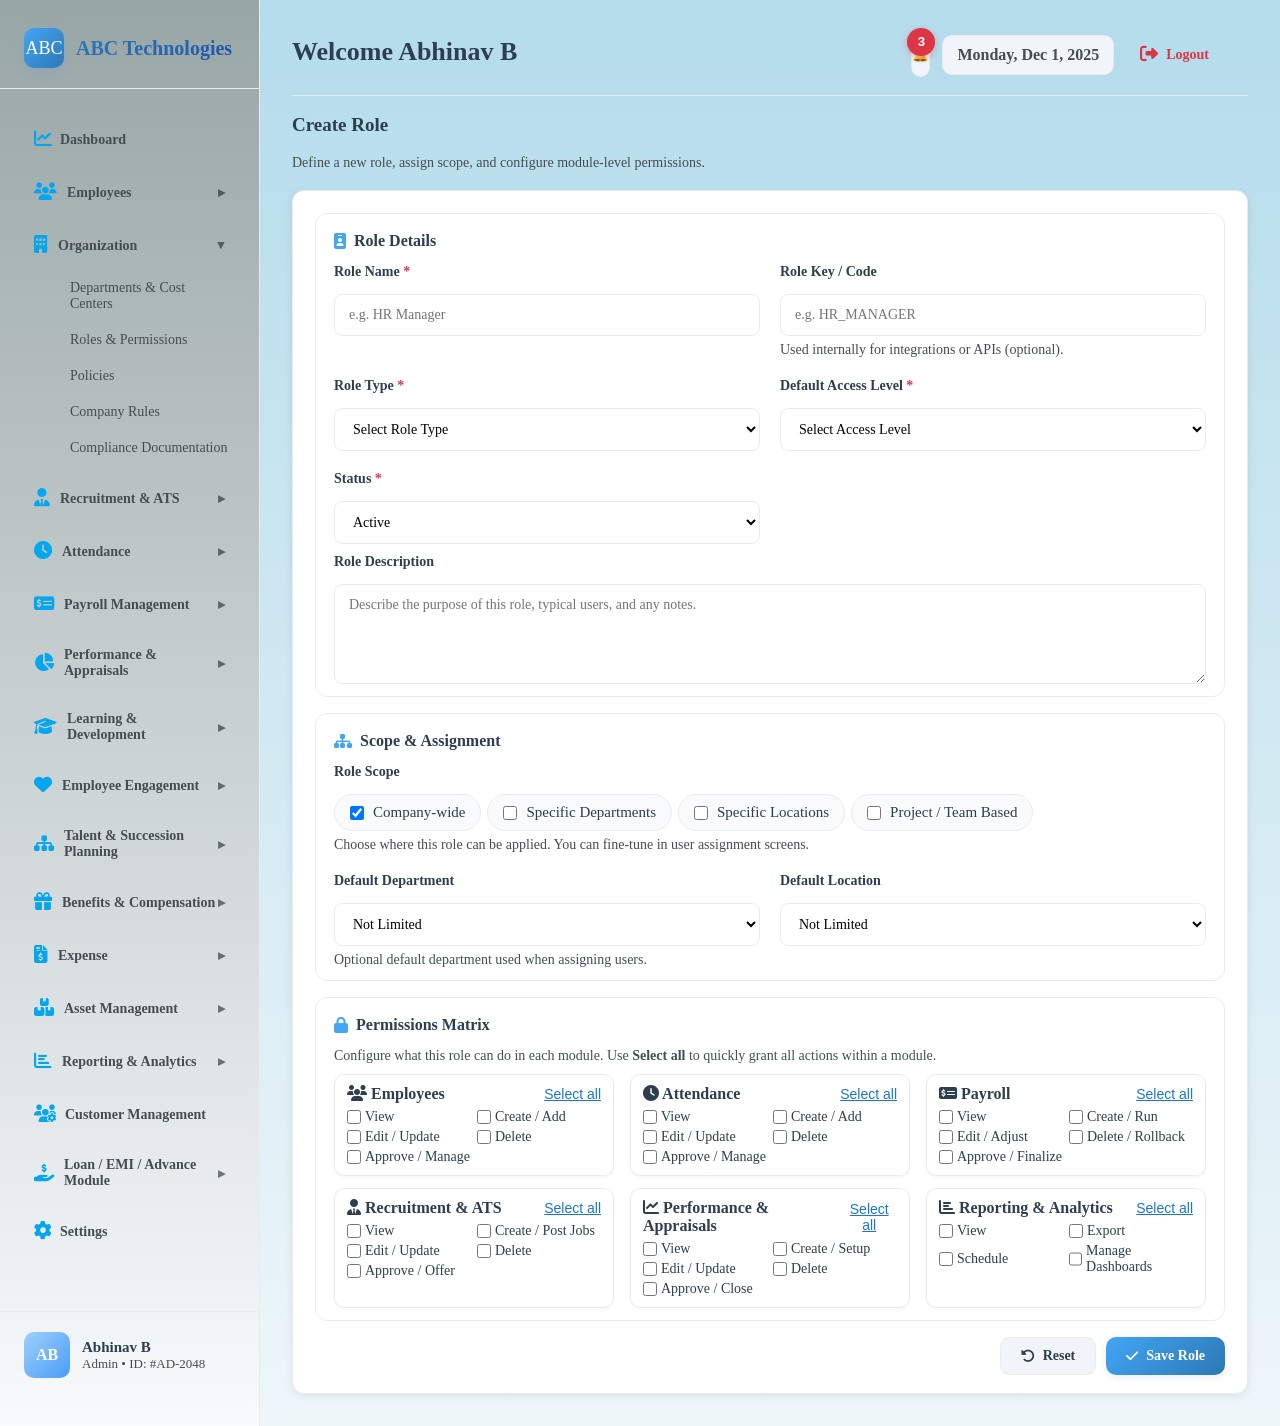
<file: add_role.html>
<!doctype html>
<html lang="en">

<head>
    <meta charset="utf-8" />
    <title>HR Dashboard - Create Role</title>
    <meta name="viewport" content="width=device-width,initial-scale=1" />
    <link rel="stylesheet" href="https://cdnjs.cloudflare.com/ajax/libs/font-awesome/6.5.0/css/all.min.css">

    <link rel="stylesheet" href="static/style.css">
</head>

<body>
<div class="container">
    <aside class="sidebar" id="sidebar">
        <div class="logo-container">
            <a href="#" class="logo">
                <div class="logo-icon">ABC</div>
                <div class="logo-text">ABC Technologies</div>
            </a>
        </div>

        <ul class="nav-menu">
            <li class="nav-item">
                <a href="index.html" class="nav-link">
                    <span class="nav-icon"><i class="fa-solid fa-chart-line"></i></span>
                    Dashboard
                </a>
            </li>

            <li class="nav-item nav-has-submenu">
                <button class="nav-toggle">
                    <span class="nav-icon"><i class="fa-solid fa-users"></i></span>
                    <span class="nav-text">Employees</span>
                    <span class="nav-caret">▸</span>
                </button>
                <ul class="submenu" aria-hidden="true">
                    <li><a href="employee_master.html" class="submenu-link">Employee Master Data</a></li>
                    <li><a href="employee_contact_personal_info.html" class="submenu-link">Contact & Personal Info</a></li>
                    <li><a href="employment_history.html" class="submenu-link">Employment History</a></li>
                    <li><a href="visa_pro_work.html" class="submenu-link">Visa and Pro Work</a></li>
                </ul>
            </li>

            <!-- Organization (active) -->
            <li class="nav-item nav-has-submenu open">
                <button class="nav-toggle" aria-expanded="true">
                    <span class="nav-icon"><i class="fa-solid fa-building"></i></span>
                    <span class="nav-text">Organization</span>
                    <span class="nav-caret">▸</span>
                </button>
                <ul class="submenu" aria-hidden="false">
                    <li><a href="departments_cost_centers.html" class="submenu-link">Departments & Cost Centers</a></li>
                    <li><a href="roles_and_permissions_listing.html" class="submenu-link">Roles & Permissions</a></li>
                    <li><a href="policies_listing.html" class="submenu-link">Policies</a></li>
                    <li><a class="submenu-link">Company Rules</a></li>
                    <li><a class="submenu-link">Compliance Documentation</a></li>
                </ul>
            </li>

            <li class="nav-item nav-has-submenu">
                <button class="nav-toggle">
                    <span class="nav-icon"><i class="fa-solid fa-user-tie"></i></span>
                    <span class="nav-text">Recruitment & ATS</span>
                    <span class="nav-caret">▸</span>
                </button>
                <ul class="submenu" aria-hidden="true">
                    <li><a class="submenu-link">Job Management</a></li>
                    <li><a class="submenu-link">Candidate Management</a></li>
                    <li><a class="submenu-link">Interview Management</a></li>
                    <li><a class="submenu-link">Offer & Hiring</a></li>
                    <li><a class="submenu-link">Onboarding</a></li>
                    <li><a class="submenu-link">Offboarding</a></li>
                </ul>
            </li>

            <li class="nav-item nav-has-submenu">
                <button class="nav-toggle">
                    <span class="nav-icon"><i class="fa-solid fa-clock"></i></span>
                    <span class="nav-text">Attendance</span>
                    <span class="nav-caret">▸</span>
                </button>
                <ul class="submenu" aria-hidden="true">
                    <li><a class="submenu-link">Attendance</a></li>
                    <li><a class="submenu-link">Leave</a></li>
                    <li><a class="submenu-link">Timesheets</a></li>
                    <li><a class="submenu-link">Shift Management</a></li>
                </ul>
            </li>

            <li class="nav-item nav-has-submenu">
                <button class="nav-toggle">
                    <span class="nav-icon"><i class="fa-solid fa-money-check-dollar"></i></span>
                    <span class="nav-text">Payroll Management</span>
                    <span class="nav-caret">▸</span>
                </button>
                <ul class="submenu" aria-hidden="true">
                    <li><a class="submenu-link">Payroll Setup</a></li>
                    <li><a class="submenu-link">Payroll Processing</a></li>
                    <li><a class="submenu-link">Payroll Output</a></li>
                    <li><a class="submenu-link">Compliance</a></li>
                </ul>
            </li>

            <li class="nav-item nav-has-submenu">
                <button class="nav-toggle">
                    <span class="nav-icon"><i class="fa-solid fa-chart-pie"></i></span>
                    <span class="nav-text">Performance & Appraisals</span>
                    <span class="nav-caret">▸</span>
                </button>
                <ul class="submenu" aria-hidden="true">
                    <li><a class="submenu-link">Goal & KPI Management</a></li>
                    <li><a class="submenu-link">Assessment</a></li>
                    <li><a class="submenu-link">Appraisal Cycles</a></li>
                </ul>
            </li>

            <li class="nav-item nav-has-submenu">
                <button class="nav-toggle">
                    <span class="nav-icon"><i class="fa-solid fa-graduation-cap"></i></span>
                    <span class="nav-text">Learning & Development</span>
                    <span class="nav-caret">▸</span>
                </button>
                <ul class="submenu" aria-hidden="true">
                    <li><a class="submenu-link">Training Management</a></li>
                    <li><a class="submenu-link">e-Learning</a></li>
                    <li><a class="submenu-link">Skill Development</a></li>
                </ul>
            </li>

            <li class="nav-item nav-has-submenu">
                <button class="nav-toggle">
                    <span class="nav-icon"><i class="fa-solid fa-heart"></i></span>
                    <span class="nav-text">Employee Engagement</span>
                    <span class="nav-caret">▸</span>
                </button>
                <ul class="submenu" aria-hidden="true">
                    <li><a class="submenu-link">Surveys & Feedback</a></li>
                    <li><a class="submenu-link">Recognition</a></li>
                    <li><a class="submenu-link">Communication</a></li>
                </ul>
            </li>

            <li class="nav-item nav-has-submenu">
                <button class="nav-toggle">
                    <span class="nav-icon"><i class="fa-solid fa-sitemap"></i></span>
                    <span class="nav-text">Talent & Succession Planning</span>
                    <span class="nav-caret">▸</span>
                </button>
                <ul class="submenu" aria-hidden="true">
                    <li><a class="submenu-link">Competency Framework</a></li>
                    <li><a class="submenu-link">Succession Planning</a></li>
                </ul>
            </li>

            <li class="nav-item nav-has-submenu">
                <button class="nav-toggle">
                    <span class="nav-icon"><i class="fa-solid fa-gift"></i></span>
                    <span class="nav-text">Benefits & Compensation</span>
                    <span class="nav-caret">▸</span>
                </button>
                <ul class="submenu" aria-hidden="true">
                    <li><a class="submenu-link">Health & Insurance Plans</a></li>
                    <li><a class="submenu-link">Allowance Policies</a></li>
                    <li><a class="submenu-link">Bonus Planning</a></li>
                    <li><a class="submenu-link">Increment Budgeting</a></li>
                </ul>
            </li>

            <li class="nav-item nav-has-submenu">
                <button class="nav-toggle">
                    <span class="nav-icon"><i class="fa-solid fa-file-invoice-dollar"></i></span>
                    <span class="nav-text">Expense</span>
                    <span class="nav-caret">▸</span>
                </button>
                <ul class="submenu" aria-hidden="true">
                    <li><a class="submenu-link">Expense Category</a></li>
                    <li><a class="submenu-link">Expenses</a></li>
                    <li><a class="submenu-link">Expense Claims</a></li>
                </ul>
            </li>

            <li class="nav-item nav-has-submenu">
                <button class="nav-toggle">
                    <span class="nav-icon"><i class="fa-solid fa-boxes-stacked"></i></span>
                    <span class="nav-text">Asset Management</span>
                    <span class="nav-caret">▸</span>
                </button>
                <ul class="submenu" aria-hidden="true">
                    <li><a class="submenu-link">Fixed Assets</a></li>
                    <li><a class="submenu-link">Depreciation</a></li>
                </ul>
            </li>

            <li class="nav-item nav-has-submenu">
                <button class="nav-toggle">
                    <span class="nav-icon"><i class="fa-solid fa-chart-bar"></i></span>
                    <span class="nav-text">Reporting & Analytics</span>
                    <span class="nav-caret">▸</span>
                </button>
                <ul class="submenu" aria-hidden="true">
                    <li><a class="submenu-link">Attendance Reports</a></li>
                    <li><a class="submenu-link">Leave Trends</a></li>
                    <li><a class="submenu-link">Payroll Summary</a></li>
                    <li><a class="submenu-link">Employee Analytics</a></li>
                    <li><a class="submenu-link">Custom Reports</a></li>
                </ul>
            </li>

            <li class="nav-item">
                <a href="#" class="nav-link">
                    <span class="nav-icon"><i class="fa-solid fa-users-gear"></i></span>
                    Customer Management
                </a>
            </li>

            <li class="nav-item nav-has-submenu">
                <button class="nav-toggle">
                    <span class="nav-icon"><i class="fa-solid fa-hand-holding-dollar"></i></span>
                    <span class="nav-text">Loan / EMI / Advance Module</span>
                    <span class="nav-caret">▸</span>
                </button>
                <ul class="submenu" aria-hidden="true">
                    <li><a class="submenu-link">Employee Loan Request</a></li>
                    <li><a class="submenu-link">EMI Calculation</a></li>
                    <li><a class="submenu-link">EMI Auto Deduction</a></li>
                    <li><a class="submenu-link">Loan Balance Status</a></li>
                </ul>
            </li>

            <li class="nav-item">
                <a href="#" class="nav-link">
                    <span class="nav-icon"><i class="fa-solid fa-gear"></i></span>
                    Settings
                </a>
            </li>

            <button id="logoutBtn" class="nav-link logout-btn-mob" type="button" title="Log out"
                    aria-label="Log out">
                <span class="nav-icon"><i class="fa-solid fa-right-from-bracket"></i></span>
                Logout
            </button>
        </ul>

        <div class="user-profile">
            <div class="user-avatar">AB</div>
            <div class="user-info">
                <h4>Abhinav B</h4>
                <p>Admin • ID: #AD-2048</p>
            </div>
        </div>
    </aside>

    <main class="main">
        <div class="header">
            <button class="menu-btn" id="menuBtn" aria-label="Open menu" aria-expanded="false">
                <i class="fa-solid fa-bars"></i>
            </button>

            <div class="page-title">
                <h1>Welcome Abhinav B</h1>
            </div>

            <div class="header-actions">
                <button class="notification-btn" title="Notifications">
                    🔔
                    <span class="notification-badge">3</span>
                </button>
                <div class="current-date">Monday, Dec 1, 2025</div>
                <button id="logoutBtnHeader" class="logout-btn" type="button" title="Log out" aria-label="Log out">
                    <span class="nav-icon"><i class="fa-solid fa-right-from-bracket"></i></span>
                    Logout
                </button>
            </div>
        </div>

        <div class="the_line"></div>

        <div class="page-title">
            <h3>Create Role</h3>
            <p class="subtitle">
                Define a new role, assign scope, and configure module-level permissions.
            </p>
        </div>

        <!-- <div style="display:flex;justify-content:space-between;align-items:center;margin-bottom:14px;gap:10px;flex-wrap:wrap;">
            <span class="hint-text">
                Fields marked with <span style="color:var(--danger)">*</span> are mandatory.
            </span>
            <button type="button" class="btn btn-ghost" onclick="window.location.href='roles_permissions.html'">
                <i class="fa-solid fa-arrow-left-long"></i>
                Back to Roles & Permissions
            </button>
        </div> -->

        <!-- ROLE FORM -->
        <form class="form-container" id="roleForm">
            <!-- Role Details -->
            <div class="form-section">
                <h2 class="section-title">
                    <i class="fa-solid fa-id-badge"></i>
                    Role Details
                </h2>

                <div class="form-grid">
                    <div class="form-group">
                        <label class="form-label required">Role Name</label>
                        <input type="text" class="form-input" name="roleName" required placeholder="e.g. HR Manager">
                    </div>

                    <div class="form-group">
                        <label class="form-label">Role Key / Code</label>
                        <input type="text" class="form-input" name="roleCode" placeholder="e.g. HR_MANAGER">
                        <span class="hint-text">Used internally for integrations or APIs (optional).</span>
                    </div>

                    <div class="form-group">
                        <label class="form-label required">Role Type</label>
                        <select class="form-select" name="roleType" required>
                            <option value="">Select Role Type</option>
                            <option value="System">System Role</option>
                            <option value="Department">Department Role</option>
                            <option value="Custom">Custom Role</option>
                        </select>
                    </div>

                    <div class="form-group">
                        <label class="form-label required">Default Access Level</label>
                        <select class="form-select" name="accessLevel" required>
                            <option value="">Select Access Level</option>
                            <option value="Full Access">Full Access</option>
                            <option value="Limited Access">Limited Access</option>
                            <option value="Read Only">Read Only</option>
                        </select>
                    </div>

                    <div class="form-group">
                        <label class="form-label required">Status</label>
                        <select class="form-select" name="status" required>
                            <option value="Active">Active</option>
                            <option value="Inactive">Inactive</option>
                        </select>
                    </div>
                </div>

                <div class="form-group full-width" style="margin-top:10px;">
                    <label class="form-label">Role Description</label>
                    <textarea class="form-textarea" name="description" placeholder="Describe the purpose of this role, typical users, and any notes."></textarea>
                </div>
            </div>

            <!-- Scope / Assignment -->
            <div class="form-section">
                <h2 class="section-title">
                    <i class="fa-solid fa-sitemap"></i>
                    Scope & Assignment
                </h2>

                <div class="form-grid">
                    <div class="form-group full-width">
                        <label class="form-label">Role Scope</label>
                        <div class="role-scope-tags">
                            <label class="scope-pill">
                                <input type="checkbox" name="scopeCompany" checked>
                                <span>Company-wide</span>
                            </label>
                            <label class="scope-pill">
                                <input type="checkbox" name="scopeDepartment">
                                <span>Specific Departments</span>
                            </label>
                            <label class="scope-pill">
                                <input type="checkbox" name="scopeLocation">
                                <span>Specific Locations</span>
                            </label>
                            <label class="scope-pill">
                                <input type="checkbox" name="scopeProject">
                                <span>Project / Team Based</span>
                            </label>
                        </div>
                        <span class="hint-text">Choose where this role can be applied. You can fine-tune in user assignment screens.</span>
                    </div>

                    <div class="form-group">
                        <label class="form-label">Default Department</label>
                        <select class="form-select" name="defaultDepartment">
                            <option value="">Not Limited</option>
                            <option value="Engineering">Engineering</option>
                            <option value="HR">HR</option>
                            <option value="Finance">Finance</option>
                            <option value="Sales">Sales</option>
                            <option value="Operations">Operations</option>
                        </select>
                        <span class="hint-text">Optional default department used when assigning users.</span>
                    </div>

                    <div class="form-group">
                        <label class="form-label">Default Location</label>
                        <select class="form-select" name="defaultLocation">
                            <option value="">Not Limited</option>
                            <option value="Head Office - New York">Head Office - New York</option>
                            <option value="Branch Office - California">Branch Office - California</option>
                            <option value="Branch Office - Texas">Branch Office - Texas</option>
                            <option value="Remote">Remote</option>
                        </select>
                    </div>
                </div>
            </div>

            <!-- Permissions -->
            <div class="form-section">
                <h2 class="section-title">
                    <i class="fa-solid fa-lock"></i>
                    Permissions Matrix
                </h2>

                <p class="hint-text" style="margin-bottom:10px;">
                    Configure what this role can do in each module. Use <strong>Select all</strong> to quickly grant all actions within a module.
                </p>

                <div class="permissions-grid">
                    <!-- Employees -->
                    <div class="permission-card" data-module="employees">
                        <div class="permission-card-header">
                            <span><i class="fa-solid fa-users"></i> Employees</span>
                            <button type="button" class="permission-select-all">Select all</button>
                        </div>
                        <div class="permission-options">
                            <label><input type="checkbox" name="perm_employees_view"> View</label>
                            <label><input type="checkbox" name="perm_employees_create"> Create / Add</label>
                            <label><input type="checkbox" name="perm_employees_edit"> Edit / Update</label>
                            <label><input type="checkbox" name="perm_employees_delete"> Delete</label>
                            <label><input type="checkbox" name="perm_employees_approve"> Approve / Manage</label>
                        </div>
                    </div>

                    <!-- Attendance -->
                    <div class="permission-card" data-module="attendance">
                        <div class="permission-card-header">
                            <span><i class="fa-solid fa-clock"></i> Attendance</span>
                            <button type="button" class="permission-select-all">Select all</button>
                        </div>
                        <div class="permission-options">
                            <label><input type="checkbox" name="perm_attendance_view"> View</label>
                            <label><input type="checkbox" name="perm_attendance_create"> Create / Add</label>
                            <label><input type="checkbox" name="perm_attendance_edit"> Edit / Update</label>
                            <label><input type="checkbox" name="perm_attendance_delete"> Delete</label>
                            <label><input type="checkbox" name="perm_attendance_approve"> Approve / Manage</label>
                        </div>
                    </div>

                    <!-- Payroll -->
                    <div class="permission-card" data-module="payroll">
                        <div class="permission-card-header">
                            <span><i class="fa-solid fa-money-check-dollar"></i> Payroll</span>
                            <button type="button" class="permission-select-all">Select all</button>
                        </div>
                        <div class="permission-options">
                            <label><input type="checkbox" name="perm_payroll_view"> View</label>
                            <label><input type="checkbox" name="perm_payroll_create"> Create / Run</label>
                            <label><input type="checkbox" name="perm_payroll_edit"> Edit / Adjust</label>
                            <label><input type="checkbox" name="perm_payroll_delete"> Delete / Rollback</label>
                            <label><input type="checkbox" name="perm_payroll_approve"> Approve / Finalize</label>
                        </div>
                    </div>

                    <!-- Recruitment -->
                    <div class="permission-card" data-module="recruitment">
                        <div class="permission-card-header">
                            <span><i class="fa-solid fa-user-tie"></i> Recruitment & ATS</span>
                            <button type="button" class="permission-select-all">Select all</button>
                        </div>
                        <div class="permission-options">
                            <label><input type="checkbox" name="perm_recruit_view"> View</label>
                            <label><input type="checkbox" name="perm_recruit_create"> Create / Post Jobs</label>
                            <label><input type="checkbox" name="perm_recruit_edit"> Edit / Update</label>
                            <label><input type="checkbox" name="perm_recruit_delete"> Delete</label>
                            <label><input type="checkbox" name="perm_recruit_approve"> Approve / Offer</label>
                        </div>
                    </div>

                    <!-- Performance -->
                    <div class="permission-card" data-module="performance">
                        <div class="permission-card-header">
                            <span><i class="fa-solid fa-chart-line"></i> Performance & Appraisals</span>
                            <button type="button" class="permission-select-all">Select all</button>
                        </div>
                        <div class="permission-options">
                            <label><input type="checkbox" name="perm_perf_view"> View</label>
                            <label><input type="checkbox" name="perm_perf_create"> Create / Setup</label>
                            <label><input type="checkbox" name="perm_perf_edit"> Edit / Update</label>
                            <label><input type="checkbox" name="perm_perf_delete"> Delete</label>
                            <label><input type="checkbox" name="perm_perf_approve"> Approve / Close</label>
                        </div>
                    </div>

                    <!-- Reports -->
                    <div class="permission-card" data-module="reports">
                        <div class="permission-card-header">
                            <span><i class="fa-solid fa-chart-bar"></i> Reporting & Analytics</span>
                            <button type="button" class="permission-select-all">Select all</button>
                        </div>
                        <div class="permission-options">
                            <label><input type="checkbox" name="perm_reports_view"> View</label>
                            <label><input type="checkbox" name="perm_reports_export"> Export</label>
                            <label><input type="checkbox" name="perm_reports_schedule"> Schedule</label>
                            <label><input type="checkbox" name="perm_reports_edit"> Manage Dashboards</label>
                        </div>
                    </div>
                </div>
            </div>

            <div class="form-actions">
                <button type="button" class="btn btn-secondary" id="resetRoleForm">
                    <i class="fa-solid fa-rotate-left"></i>
                    Reset
                </button>
                <button type="submit" class="btn btn-primary">
                    <i class="fa-solid fa-check"></i>
                    Save Role
                </button>
            </div>
        </form>
    </main>
</div>

<div id="sidebarOverlay" class="sidebar-overlay" tabindex="-1" aria-hidden="true"></div>

<script>
    // Sidebar / menu behaviour (same as other pages)
    (function () {
        const sidebarEl = document.getElementById('sidebar');
        const menuBtn = document.getElementById('menuBtn');
        const overlay = document.getElementById('sidebarOverlay');

        const toggles = document.querySelectorAll('.nav-toggle');
        toggles.forEach(btn => {
            const li = btn.closest('.nav-has-submenu');
            const submenu = li.querySelector('.submenu');

            btn.addEventListener('click', () => {
                const isOpen = li.classList.toggle('open');
                btn.setAttribute('aria-expanded', String(isOpen));
                submenu.setAttribute('aria-hidden', String(!isOpen));

                document.querySelectorAll('.nav-has-submenu').forEach(other => {
                    if (other !== li && other.classList.contains('open')) {
                        other.classList.remove('open');
                        const otherBtn = other.querySelector('.nav-toggle');
                        const otherSub = other.querySelector('.submenu');
                        if (otherBtn) otherBtn.setAttribute('aria-expanded', 'false');
                        if (otherSub) otherSub.setAttribute('aria-hidden', 'true');
                    }
                });
            });

            btn.addEventListener('keydown', (e) => {
                if (e.key === 'Enter' || e.key === ' ' || e.key === 'Spacebar') {
                    e.preventDefault();
                    btn.click();
                }
            });
        });

        function openMobileSidebar() {
            sidebarEl.classList.add('mobile-open', 'mobile-visible');
            overlay.classList.add('show');
            overlay.setAttribute('aria-hidden', 'false');
            if (menuBtn) menuBtn.setAttribute('aria-expanded', 'true');
        }

        function closeMobileSidebar() {
            sidebarEl.classList.remove('mobile-open', 'mobile-visible');
            overlay.classList.remove('show');
            overlay.setAttribute('aria-hidden', 'true');
            if (menuBtn) menuBtn.setAttribute('aria-expanded', 'false');
        }

        function handleResize() {
            if (window.innerWidth <= 900) {
                if (!sidebarEl.classList.contains('mobile-visible')) {
                    sidebarEl.style.transform = 'translateX(-110%)';
                } else {
                    sidebarEl.style.transform = 'translateX(0)';
                }
                sidebarEl.style.position = 'fixed';
                sidebarEl.style.height = '100vh';
                sidebarEl.style.top = '0';
                sidebarEl.style.left = '0';
                sidebarEl.style.zIndex = '40';
            } else {
                sidebarEl.style.transform = '';
                sidebarEl.style.position = '';
                sidebarEl.style.height = '';
                sidebarEl.style.top = '';
                sidebarEl.style.left = '';
                sidebarEl.style.zIndex = '';
                overlay.classList.remove('show');
                overlay.setAttribute('aria-hidden', 'true');
                if (menuBtn) menuBtn.setAttribute('aria-expanded', 'false');
                sidebarEl.classList.remove('mobile-visible');
            }
        }

        window.addEventListener('resize', handleResize);
        handleResize();

        if (menuBtn) {
            menuBtn.addEventListener('click', () => {
                const expanded = menuBtn.getAttribute('aria-expanded') === 'true';
                if (expanded) {
                    closeMobileSidebar();
                } else {
                    openMobileSidebar();
                }
            });
        }

        overlay.addEventListener('click', () => {
            closeMobileSidebar();
        });

        document.addEventListener('keydown', (e) => {
            if (e.key === 'Escape' || e.key === 'Esc') {
                if (overlay.classList.contains('show')) {
                    closeMobileSidebar();
                }
            }
        });
    })();

    // Role form logic
    const roleForm = document.getElementById('roleForm');
    const resetRoleForm = document.getElementById('resetRoleForm');

    if (resetRoleForm && roleForm) {
        resetRoleForm.addEventListener('click', () => {
            roleForm.reset();
        });
    }

    if (roleForm) {
        roleForm.addEventListener('submit', (e) => {
            e.preventDefault();
            // Replace with actual save / API call
            alert('Role saved successfully (demo).');
        });
    }

    // Permissions "Select all" toggle per module
    document.querySelectorAll('.permission-card').forEach(card => {
        const btn = card.querySelector('.permission-select-all');
        const checkboxes = card.querySelectorAll('input[type="checkbox"]');

        if (!btn) return;

        btn.addEventListener('click', () => {
            const allChecked = Array.from(checkboxes).every(cb => cb.checked);
            checkboxes.forEach(cb => cb.checked = !allChecked);
        });
    });
</script>

</body>
</html>
</file>
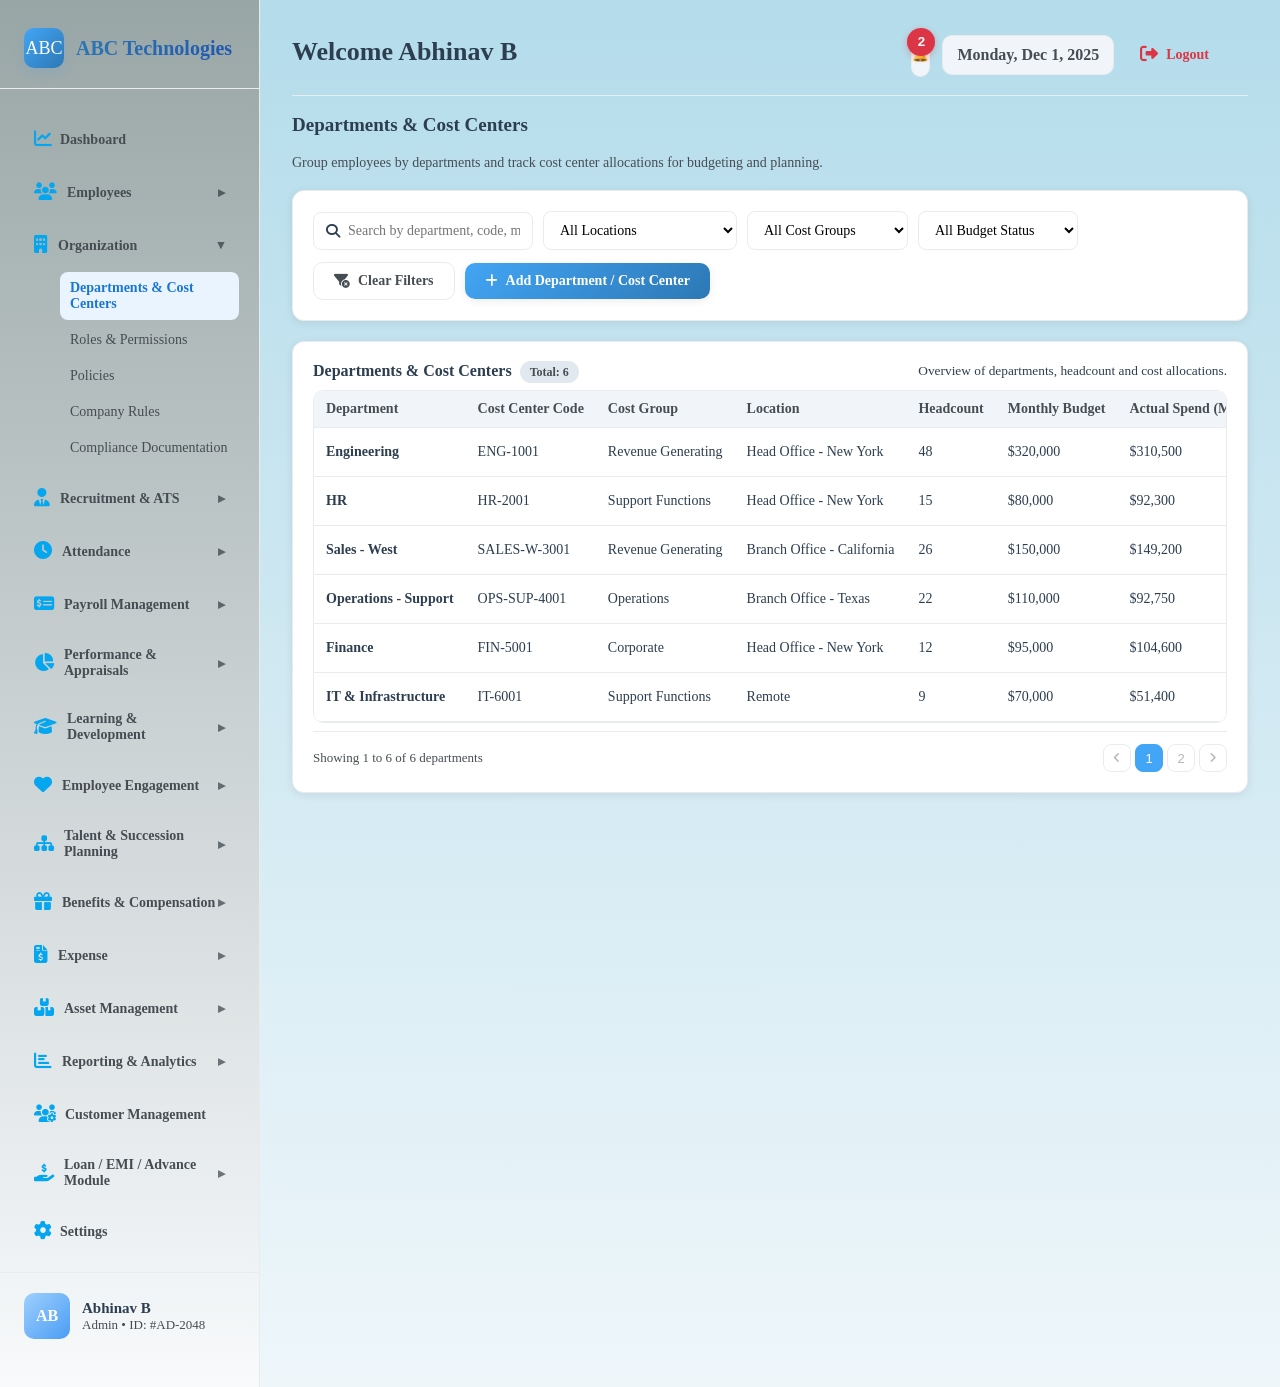
<file: department_and_cost_ceneters.html>
<!doctype html>
<html lang="en">

<head>
    <meta charset="utf-8" />
    <title>HR Dashboard - Departments & Cost Centers</title>
    <meta name="viewport" content="width=device-width,initial-scale=1" />
    <link rel="stylesheet" href="https://cdnjs.cloudflare.com/ajax/libs/font-awesome/6.5.0/css/all.min.css">
<link rel="stylesheet" href="static/style.css">
  
</head>

<body>
<div class="container">
    <aside class="sidebar" id="sidebar">
        <div class="logo-container">
            <a href="#" class="logo">
                <div class="logo-icon">ABC</div>
                <div class="logo-text">ABC Technologies</div>
            </a>
        </div>

        <ul class="nav-menu">
            <li class="nav-item">
                <a href="index.html" class="nav-link">
                    <span class="nav-icon"><i class="fa-solid fa-chart-line"></i></span>
                    Dashboard
                </a>
            </li>

            <li class="nav-item nav-has-submenu">
                <button class="nav-toggle">
                    <span class="nav-icon"><i class="fa-solid fa-users"></i></span>
                    <span class="nav-text">Employees</span>
                    <span class="nav-caret">▸</span>
                </button>
                <ul class="submenu" aria-hidden="true">
                    <li><a href="employee_master.html" class="submenu-link">Employee Master Data</a></li>
                    <li><a href="employee_contact_personal_info.html" class="submenu-link">Contact & Personal Info</a></li>
                    <li><a href="employment_history.html" class="submenu-link">Employment History</a></li>
                    <li><a href="visa_pro_work.html" class="submenu-link">Visa and Pro Work</a></li>
                </ul>
            </li>

            <!-- Organization (active) -->
            <li class="nav-item nav-has-submenu open">
                <button class="nav-toggle" aria-expanded="true">
                    <span class="nav-icon"><i class="fa-solid fa-building"></i></span>
                    <span class="nav-text">Organization</span>
                    <span class="nav-caret">▸</span>
                </button>
                <ul class="submenu" aria-hidden="false">
                    <li><a href="department_and_cost_ceneters.html" class="submenu-link active-submenu">Departments & Cost Centers</a></li>
                    <li><a href="roles_and_permissions_listing.html" class="submenu-link">Roles & Permissions</a></li>
                    <li><a href="policies_listing.html" class="submenu-link">Policies</a></li>
                    <li><a class="submenu-link">Company Rules</a></li>
                    <li><a class="submenu-link">Compliance Documentation</a></li>
                </ul>
            </li>

            <li class="nav-item nav-has-submenu">
                <button class="nav-toggle">
                    <span class="nav-icon"><i class="fa-solid fa-user-tie"></i></span>
                    <span class="nav-text">Recruitment & ATS</span>
                    <span class="nav-caret">▸</span>
                </button>
                <ul class="submenu" aria-hidden="true">
                    <li><a class="submenu-link">Job Management</a></li>
                    <li><a class="submenu-link">Candidate Management</a></li>
                    <li><a class="submenu-link">Interview Management</a></li>
                    <li><a class="submenu-link">Offer & Hiring</a></li>
                    <li><a class="submenu-link">Onboarding</a></li>
                    <li><a class="submenu-link">Offboarding</a></li>
                </ul>
            </li>

            <li class="nav-item nav-has-submenu">
                <button class="nav-toggle">
                    <span class="nav-icon"><i class="fa-solid fa-clock"></i></span>
                    <span class="nav-text">Attendance</span>
                    <span class="nav-caret">▸</span>
                </button>
                <ul class="submenu" aria-hidden="true">
                    <li><a class="submenu-link">Attendance</a></li>
                    <li><a class="submenu-link">Leave</a></li>
                    <li><a class="submenu-link">Timesheets</a></li>
                    <li><a class="submenu-link">Shift Management</a></li>
                </ul>
            </li>

            <li class="nav-item nav-has-submenu">
                <button class="nav-toggle">
                    <span class="nav-icon"><i class="fa-solid fa-money-check-dollar"></i></span>
                    <span class="nav-text">Payroll Management</span>
                    <span class="nav-caret">▸</span>
                </button>
                <ul class="submenu" aria-hidden="true">
                    <li><a class="submenu-link">Payroll Setup</a></li>
                    <li><a class="submenu-link">Payroll Processing</a></li>
                    <li><a class="submenu-link">Payroll Output</a></li>
                    <li><a class="submenu-link">Compliance</a></li>
                </ul>
            </li>

            <li class="nav-item nav-has-submenu">
                <button class="nav-toggle">
                    <span class="nav-icon"><i class="fa-solid fa-chart-pie"></i></span>
                    <span class="nav-text">Performance & Appraisals</span>
                    <span class="nav-caret">▸</span>
                </button>
                <ul class="submenu" aria-hidden="true">
                    <li><a class="submenu-link">Goal & KPI Management</a></li>
                    <li><a class="submenu-link">Assessment</a></li>
                    <li><a class="submenu-link">Appraisal Cycles</a></li>
                </ul>
            </li>

            <li class="nav-item nav-has-submenu">
                <button class="nav-toggle">
                    <span class="nav-icon"><i class="fa-solid fa-graduation-cap"></i></span>
                    <span class="nav-text">Learning & Development</span>
                    <span class="nav-caret">▸</span>
                </button>
                <ul class="submenu" aria-hidden="true">
                    <li><a class="submenu-link">Training Management</a></li>
                    <li><a class="submenu-link">e-Learning</a></li>
                    <li><a class="submenu-link">Skill Development</a></li>
                </ul>
            </li>

            <li class="nav-item nav-has-submenu">
                <button class="nav-toggle">
                    <span class="nav-icon"><i class="fa-solid fa-heart"></i></span>
                    <span class="nav-text">Employee Engagement</span>
                    <span class="nav-caret">▸</span>
                </button>
                <ul class="submenu" aria-hidden="true">
                    <li><a class="submenu-link">Surveys & Feedback</a></li>
                    <li><a class="submenu-link">Recognition</a></li>
                    <li><a class="submenu-link">Communication</a></li>
                </ul>
            </li>

            <li class="nav-item nav-has-submenu">
                <button class="nav-toggle">
                    <span class="nav-icon"><i class="fa-solid fa-sitemap"></i></span>
                    <span class="nav-text">Talent & Succession Planning</span>
                    <span class="nav-caret">▸</span>
                </button>
                <ul class="submenu" aria-hidden="true">
                    <li><a class="submenu-link">Competency Framework</a></li>
                    <li><a class="submenu-link">Succession Planning</a></li>
                </ul>
            </li>

            <li class="nav-item nav-has-submenu">
                <button class="nav-toggle">
                    <span class="nav-icon"><i class="fa-solid fa-gift"></i></span>
                    <span class="nav-text">Benefits & Compensation</span>
                    <span class="nav-caret">▸</span>
                </button>
                <ul class="submenu" aria-hidden="true">
                    <li><a class="submenu-link">Health & Insurance Plans</a></li>
                    <li><a class="submenu-link">Allowance Policies</a></li>
                    <li><a class="submenu-link">Bonus Planning</a></li>
                    <li><a class="submenu-link">Increment Budgeting</a></li>
                </ul>
            </li>

            <li class="nav-item nav-has-submenu">
                <button class="nav-toggle">
                    <span class="nav-icon"><i class="fa-solid fa-file-invoice-dollar"></i></span>
                    <span class="nav-text">Expense</span>
                    <span class="nav-caret">▸</span>
                </button>
                <ul class="submenu" aria-hidden="true">
                    <li><a class="submenu-link">Expense Category</a></li>
                    <li><a class="submenu-link">Expenses</a></li>
                    <li><a class="submenu-link">Expense Claims</a></li>
                </ul>
            </li>

            <li class="nav-item nav-has-submenu">
                <button class="nav-toggle">
                    <span class="nav-icon"><i class="fa-solid fa-boxes-stacked"></i></span>
                    <span class="nav-text">Asset Management</span>
                    <span class="nav-caret">▸</span>
                </button>
                <ul class="submenu" aria-hidden="true">
                    <li><a class="submenu-link">Fixed Assets</a></li>
                    <li><a class="submenu-link">Depreciation</a></li>
                </ul>
            </li>

            <li class="nav-item nav-has-submenu">
                <button class="nav-toggle">
                    <span class="nav-icon"><i class="fa-solid fa-chart-bar"></i></span>
                    <span class="nav-text">Reporting & Analytics</span>
                    <span class="nav-caret">▸</span>
                </button>
                <ul class="submenu" aria-hidden="true">
                    <li><a class="submenu-link">Attendance Reports</a></li>
                    <li><a class="submenu-link">Leave Trends</a></li>
                    <li><a class="submenu-link">Payroll Summary</a></li>
                    <li><a class="submenu-link">Employee Analytics</a></li>
                    <li><a class="submenu-link">Custom Reports</a></li>
                </ul>
            </li>

            <li class="nav-item">
                <a href="#" class="nav-link">
                    <span class="nav-icon"><i class="fa-solid fa-users-gear"></i></span>
                    Customer Management
                </a>
            </li>

            <li class="nav-item nav-has-submenu">
                <button class="nav-toggle">
                    <span class="nav-icon"><i class="fa-solid fa-hand-holding-dollar"></i></span>
                    <span class="nav-text">Loan / EMI / Advance Module</span>
                    <span class="nav-caret">▸</span>
                </button>
                <ul class="submenu" aria-hidden="true">
                    <li><a class="submenu-link">Employee Loan Request</a></li>
                    <li><a class="submenu-link">EMI Calculation</a></li>
                    <li><a class="submenu-link">EMI Auto Deduction</a></li>
                    <li><a class="submenu-link">Loan Balance Status</a></li>
                </ul>
            </li>

            <li class="nav-item">
                <a href="#" class="nav-link">
                    <span class="nav-icon"><i class="fa-solid fa-gear"></i></span>
                    Settings
                </a>
            </li>

            <button id="logoutBtn" class="nav-link logout-btn-mob" type="button" title="Log out"
                    aria-label="Log out">
                <span class="nav-icon"><i class="fa-solid fa-right-from-bracket"></i></span>
                Logout
            </button>
        </ul>

        <div class="user-profile">
            <div class="user-avatar">AB</div>
            <div class="user-info">
                <h4>Abhinav B</h4>
                <p>Admin • ID: #AD-2048</p>
            </div>
        </div>
    </aside>

    <main class="main">
        <div class="header">
            <button class="menu-btn" id="menuBtn" aria-label="Open menu" aria-expanded="false">
                <i class="fa-solid fa-bars"></i>
            </button>

            <div class="page-title">
                <h1>Welcome Abhinav B</h1>
            </div>

            <div class="header-actions">
                <button class="notification-btn" title="Notifications">
                    🔔
                    <span class="notification-badge">2</span>
                </button>
                <div class="current-date">Monday, Dec 1, 2025</div>
                <button id="logoutBtnHeader" class="logout-btn" type="button" title="Log out" aria-label="Log out">
                    <span class="nav-icon"><i class="fa-solid fa-right-from-bracket"></i></span>
                    Logout
                </button>
            </div>
        </div>

        <div class="the_line"></div>

        <div class="page-title">
            <h3>Departments & Cost Centers</h3>
            <p class="subtitle">
                Group employees by departments and track cost center allocations for budgeting and planning.
            </p>
        </div>

        <!-- FILTERS BAR -->
        <div class="filters-container">
            <div class="filters-left">
                <div class="search-input">
                    <i class="fa-solid fa-magnifying-glass"></i>
                    <input type="text" id="searchInput" placeholder="Search by department, code, manager...">
                </div>

                <select id="filterLocation" class="filter-select">
                    <option value="">All Locations</option>
                    <option value="Head Office - New York">Head Office - New York</option>
                    <option value="Branch Office - California">Branch Office - California</option>
                    <option value="Branch Office - Texas">Branch Office - Texas</option>
                    <option value="Remote">Remote</option>
                </select>

                <select id="filterGroup" class="filter-select">
                    <option value="">All Cost Groups</option>
                    <option value="Revenue">Revenue Generating</option>
                    <option value="Support">Support Functions</option>
                    <option value="Operations">Operations</option>
                    <option value="Corporate">Corporate</option>
                </select>

                <select id="filterStatus" class="filter-select">
                    <option value="">All Budget Status</option>
                    <option value="On Budget">On Budget</option>
                    <option value="Over Budget">Over Budget</option>
                    <option value="Under Utilized">Under Utilized</option>
                </select>
            </div>

            <div class="filters-right">
                <button class="btn btn-ghost" id="clearFiltersBtn">
                    <i class="fa-solid fa-filter-circle-xmark"></i>
                    Clear Filters
                </button>
                <button class="btn btn-primary" id="addDeptBtn">
                    <i class="fa-solid fa-plus"></i>
                    Add Department / Cost Center
                </button>
            </div>
        </div>

        <!-- TABLE -->
        <div class="table-container">
            <div class="table-header-bar">
                <h4>Departments & Cost Centers
                    <span class="badge-pill" id="deptCountBadge">Total: 6</span>
                </h4>
                <small>Overview of departments, headcount and cost allocations.</small>
            </div>

            <div class="data-table-wrapper">
                <table class="data-table" id="deptTable">
                    <thead>
                    <tr>
                        <th>Department</th>
                        <th>Cost Center Code</th>
                        <th>Cost Group</th>
                        <th>Location</th>
                        <th>Headcount</th>
                        <th>Monthly Budget</th>
                        <th>Actual Spend (MTD)</th>
                        <th>Variance</th>
                        <th>Budget Status</th>
                        <th>Actions</th>
                    </tr>
                    </thead>
                    <tbody>
                    <!-- SAMPLE ROWS -->
                    <tr data-location="Head Office - New York" data-group="Revenue" data-status="On Budget">
                        <td>
                            <div class="emp-name">Engineering</div>
                        </td>
                        <td>ENG-1001</td>
                        <td>Revenue Generating</td>
                        <td>Head Office - New York</td>
                        <td>48</td>
                        <td>$320,000</td>
                        <td>$310,500</td>
                        <td>+$9,500</td>
                        <td>
                            <span class="status-pill status-onbudget">On Budget</span>
                        </td>
                        <td>
                            <div class="table-actions">
                                <button class="icon-btn view" title="View Details">
                                    <i class="fa-solid fa-eye"></i>
                                </button>
                                <button class="icon-btn edit" title="Edit Department">
                                    <i class="fa-solid fa-pen"></i>
                                </button>
                                <button class="icon-btn delete" title="Delete Department">
                                    <i class="fa-solid fa-trash"></i>
                                </button>
                            </div>
                        </td>
                    </tr>

                    <tr data-location="Head Office - New York" data-group="Support" data-status="Over Budget">
                        <td>
                            <div class="emp-name">HR</div>
                        </td>
                        <td>HR-2001</td>
                        <td>Support Functions</td>
                        <td>Head Office - New York</td>
                        <td>15</td>
                        <td>$80,000</td>
                        <td>$92,300</td>
                        <td>- $12,300</td>
                        <td>
                            <span class="status-pill status-overbudget">Over Budget</span>
                        </td>
                        <td>
                            <div class="table-actions">
                                <button class="icon-btn view" title="View Details">
                                    <i class="fa-solid fa-eye"></i>
                                </button>
                                <button class="icon-btn edit" title="Edit Department">
                                    <i class="fa-solid fa-pen"></i>
                                </button>
                                <button class="icon-btn delete" title="Delete Department">
                                    <i class="fa-solid fa-trash"></i>
                                </button>
                            </div>
                        </td>
                    </tr>

                    <tr data-location="Branch Office - California" data-group="Revenue" data-status="On Budget">
                        <td>
                            <div class="emp-name">Sales - West</div>
                        </td>
                        <td>SALES-W-3001</td>
                        <td>Revenue Generating</td>
                        <td>Branch Office - California</td>
                        <td>26</td>
                        <td>$150,000</td>
                        <td>$149,200</td>
                        <td>+$800</td>
                        <td>
                            <span class="status-pill status-onbudget">On Budget</span>
                        </td>
                        <td>
                            <div class="table-actions">
                                <button class="icon-btn view" title="View Details">
                                    <i class="fa-solid fa-eye"></i>
                                </button>
                                <button class="icon-btn edit" title="Edit Department">
                                    <i class="fa-solid fa-pen"></i>
                                </button>
                                <button class="icon-btn delete" title="Delete Department">
                                    <i class="fa-solid fa-trash"></i>
                                </button>
                            </div>
                        </td>
                    </tr>

                    <tr data-location="Branch Office - Texas" data-group="Operations" data-status="Under Utilized">
                        <td>
                            <div class="emp-name">Operations - Support</div>
                        </td>
                        <td>OPS-SUP-4001</td>
                        <td>Operations</td>
                        <td>Branch Office - Texas</td>
                        <td>22</td>
                        <td>$110,000</td>
                        <td>$92,750</td>
                        <td>+$17,250</td>
                        <td>
                            <span class="status-pill status-underutilized">Under Utilized</span>
                        </td>
                        <td>
                            <div class="table-actions">
                                <button class="icon-btn view" title="View Details">
                                    <i class="fa-solid fa-eye"></i>
                                </button>
                                <button class="icon-btn edit" title="Edit Department">
                                    <i class="fa-solid fa-pen"></i>
                                </button>
                                <button class="icon-btn delete" title="Delete Department">
                                    <i class="fa-solid fa-trash"></i>
                                </button>
                            </div>
                        </td>
                    </tr>

                    <tr data-location="Head Office - New York" data-group="Corporate" data-status="Over Budget">
                        <td>
                            <div class="emp-name">Finance</div>
                        </td>
                        <td>FIN-5001</td>
                        <td>Corporate</td>
                        <td>Head Office - New York</td>
                        <td>12</td>
                        <td>$95,000</td>
                        <td>$104,600</td>
                        <td>- $9,600</td>
                        <td>
                            <span class="status-pill status-overbudget">Over Budget</span>
                        </td>
                        <td>
                            <div class="table-actions">
                                <button class="icon-btn view" title="View Details">
                                    <i class="fa-solid fa-eye"></i>
                                </button>
                                <button class="icon-btn edit" title="Edit Department">
                                    <i class="fa-solid fa-pen"></i>
                                </button>
                                <button class="icon-btn delete" title="Delete Department">
                                    <i class="fa-solid fa-trash"></i>
                                </button>
                            </div>
                        </td>
                    </tr>

                    <tr data-location="Remote" data-group="Support" data-status="Under Utilized">
                        <td>
                            <div class="emp-name">IT & Infrastructure</div>
                        </td>
                        <td>IT-6001</td>
                        <td>Support Functions</td>
                        <td>Remote</td>
                        <td>9</td>
                        <td>$70,000</td>
                        <td>$51,400</td>
                        <td>+$18,600</td>
                        <td>
                            <span class="status-pill status-underutilized">Under Utilized</span>
                        </td>
                        <td>
                            <div class="table-actions">
                                <button class="icon-btn view" title="View Details">
                                    <i class="fa-solid fa-eye"></i>
                                </button>
                                <button class="icon-btn edit" title="Edit Department">
                                    <i class="fa-solid fa-pen"></i>
                                </button>
                                <button class="icon-btn delete" title="Delete Department">
                                    <i class="fa-solid fa-trash"></i>
                                </button>
                            </div>
                        </td>
                    </tr>
                    </tbody>
                </table>
            </div>

            <div class="table-footer">
                <div id="tableInfo">Showing 1 to 6 of 6 departments</div>
                <div class="pagination">
                    <button disabled title="Previous page">
                        <i class="fa-solid fa-angle-left"></i>
                    </button>
                    <button class="active-page">1</button>
                    <button disabled>2</button>
                    <button disabled title="Next page">
                        <i class="fa-solid fa-angle-right"></i>
                    </button>
                </div>
            </div>
        </div>
    </main>
</div>

<div id="sidebarOverlay" class="sidebar-overlay" tabindex="-1" aria-hidden="true"></div>

<script>
    (function () {
        const sidebarEl = document.getElementById('sidebar');
        const menuBtn = document.getElementById('menuBtn');
        const overlay = document.getElementById('sidebarOverlay');

        const toggles = document.querySelectorAll('.nav-toggle');
        toggles.forEach(btn => {
            const li = btn.closest('.nav-has-submenu');
            const submenu = li.querySelector('.submenu');

            btn.addEventListener('click', () => {
                const isOpen = li.classList.toggle('open');
                btn.setAttribute('aria-expanded', String(isOpen));
                submenu.setAttribute('aria-hidden', String(!isOpen));

                document.querySelectorAll('.nav-has-submenu').forEach(other => {
                    if (other !== li && other.classList.contains('open')) {
                        other.classList.remove('open');
                        const otherBtn = other.querySelector('.nav-toggle');
                        const otherSub = other.querySelector('.submenu');
                        if (otherBtn) otherBtn.setAttribute('aria-expanded', 'false');
                        if (otherSub) otherSub.setAttribute('aria-hidden', 'true');
                    }
                });
            });

            btn.addEventListener('keydown', (e) => {
                if (e.key === 'Enter' || e.key === ' ' || e.key === 'Spacebar') {
                    e.preventDefault();
                    btn.click();
                }
            });
        });

        function openMobileSidebar() {
            sidebarEl.classList.add('mobile-open', 'mobile-visible');
            overlay.classList.add('show');
            overlay.setAttribute('aria-hidden', 'false');
            if (menuBtn) menuBtn.setAttribute('aria-expanded', 'true');
        }

        function closeMobileSidebar() {
            sidebarEl.classList.remove('mobile-open', 'mobile-visible');
            overlay.classList.remove('show');
            overlay.setAttribute('aria-hidden', 'true');
            if (menuBtn) menuBtn.setAttribute('aria-expanded', 'false');
        }

        function handleResize() {
            if (window.innerWidth <= 900) {
                if (!sidebarEl.classList.contains('mobile-visible')) {
                    sidebarEl.style.transform = 'translateX(-110%)';
                } else {
                    sidebarEl.style.transform = 'translateX(0)';
                }
                sidebarEl.style.position = 'fixed';
                sidebarEl.style.height = '100vh';
                sidebarEl.style.top = '0';
                sidebarEl.style.left = '0';
                sidebarEl.style.zIndex = '40';
            } else {
                sidebarEl.style.transform = '';
                sidebarEl.style.position = '';
                sidebarEl.style.height = '';
                sidebarEl.style.top = '';
                sidebarEl.style.left = '';
                sidebarEl.style.zIndex = '';
                overlay.classList.remove('show');
                overlay.setAttribute('aria-hidden', 'true');
                if (menuBtn) menuBtn.setAttribute('aria-expanded', 'false');
                sidebarEl.classList.remove('mobile-visible');
            }
        }

        window.addEventListener('resize', handleResize);
        handleResize();

        if (menuBtn) {
            menuBtn.addEventListener('click', () => {
                const expanded = menuBtn.getAttribute('aria-expanded') === 'true';
                if (expanded) {
                    closeMobileSidebar();
                } else {
                    openMobileSidebar();
                }
            });
        }

        overlay.addEventListener('click', () => {
            closeMobileSidebar();
        });

        document.addEventListener('keydown', (e) => {
            if (e.key === 'Escape' || e.key === 'Esc') {
                if (overlay.classList.contains('show')) {
                    closeMobileSidebar();
                }
            }
        });
    })();

    // Departments & Cost Centers filters
    const searchInput = document.getElementById('searchInput');
    const filterLocation = document.getElementById('filterLocation');
    const filterGroup = document.getElementById('filterGroup');
    const filterStatus = document.getElementById('filterStatus');
    const deptTable = document.getElementById('deptTable');
    const deptCountBadge = document.getElementById('deptCountBadge');
    const tableInfo = document.getElementById('tableInfo');
    const clearFiltersBtn = document.getElementById('clearFiltersBtn');

    function applyFilters() {
        const rows = deptTable.querySelectorAll('tbody tr');
        const searchTerm = searchInput.value.trim().toLowerCase();
        const locFilter = filterLocation.value;
        const groupFilter = filterGroup.value;
        const statusFilter = filterStatus.value;

        let visibleCount = 0;

        rows.forEach(row => {
            const rowText = row.textContent.toLowerCase();
            const rowLoc = row.getAttribute('data-location');
            const rowGroup = row.getAttribute('data-group');
            const rowStatus = row.getAttribute('data-status');

            const matchesSearch = !searchTerm || rowText.includes(searchTerm);
            const matchesLoc = !locFilter || rowLoc === locFilter;
            const matchesGroup = !groupFilter || rowGroup === groupFilter;
            const matchesStatus = !statusFilter || rowStatus === statusFilter;

            if (matchesSearch && matchesLoc && matchesGroup && matchesStatus) {
                row.style.display = '';
                visibleCount++;
            } else {
                row.style.display = 'none';
            }
        });

        deptCountBadge.textContent = 'Total: ' + visibleCount;
        tableInfo.textContent = `Showing 1 to ${visibleCount} of ${deptTable.querySelectorAll('tbody tr').length} departments`;
    }

    if (searchInput) searchInput.addEventListener('input', applyFilters);
    if (filterLocation) filterLocation.addEventListener('change', applyFilters);
    if (filterGroup) filterGroup.addEventListener('change', applyFilters);
    if (filterStatus) filterStatus.addEventListener('change', applyFilters);

    if (clearFiltersBtn) {
        clearFiltersBtn.addEventListener('click', () => {
            searchInput.value = '';
            filterLocation.value = '';
            filterGroup.value = '';
            filterStatus.value = '';
            applyFilters();
        });
    }

    const addDeptBtn = document.getElementById('addDeptBtn');
    if (addDeptBtn) {
        addDeptBtn.addEventListener('click', () => {
            // Replace with your actual Dept / Cost Center form page
            window.location.href = 'add_department_costcenter.html';
        });
    }

    // Initial count
    applyFilters();
</script>
</body>
</html>
</file>
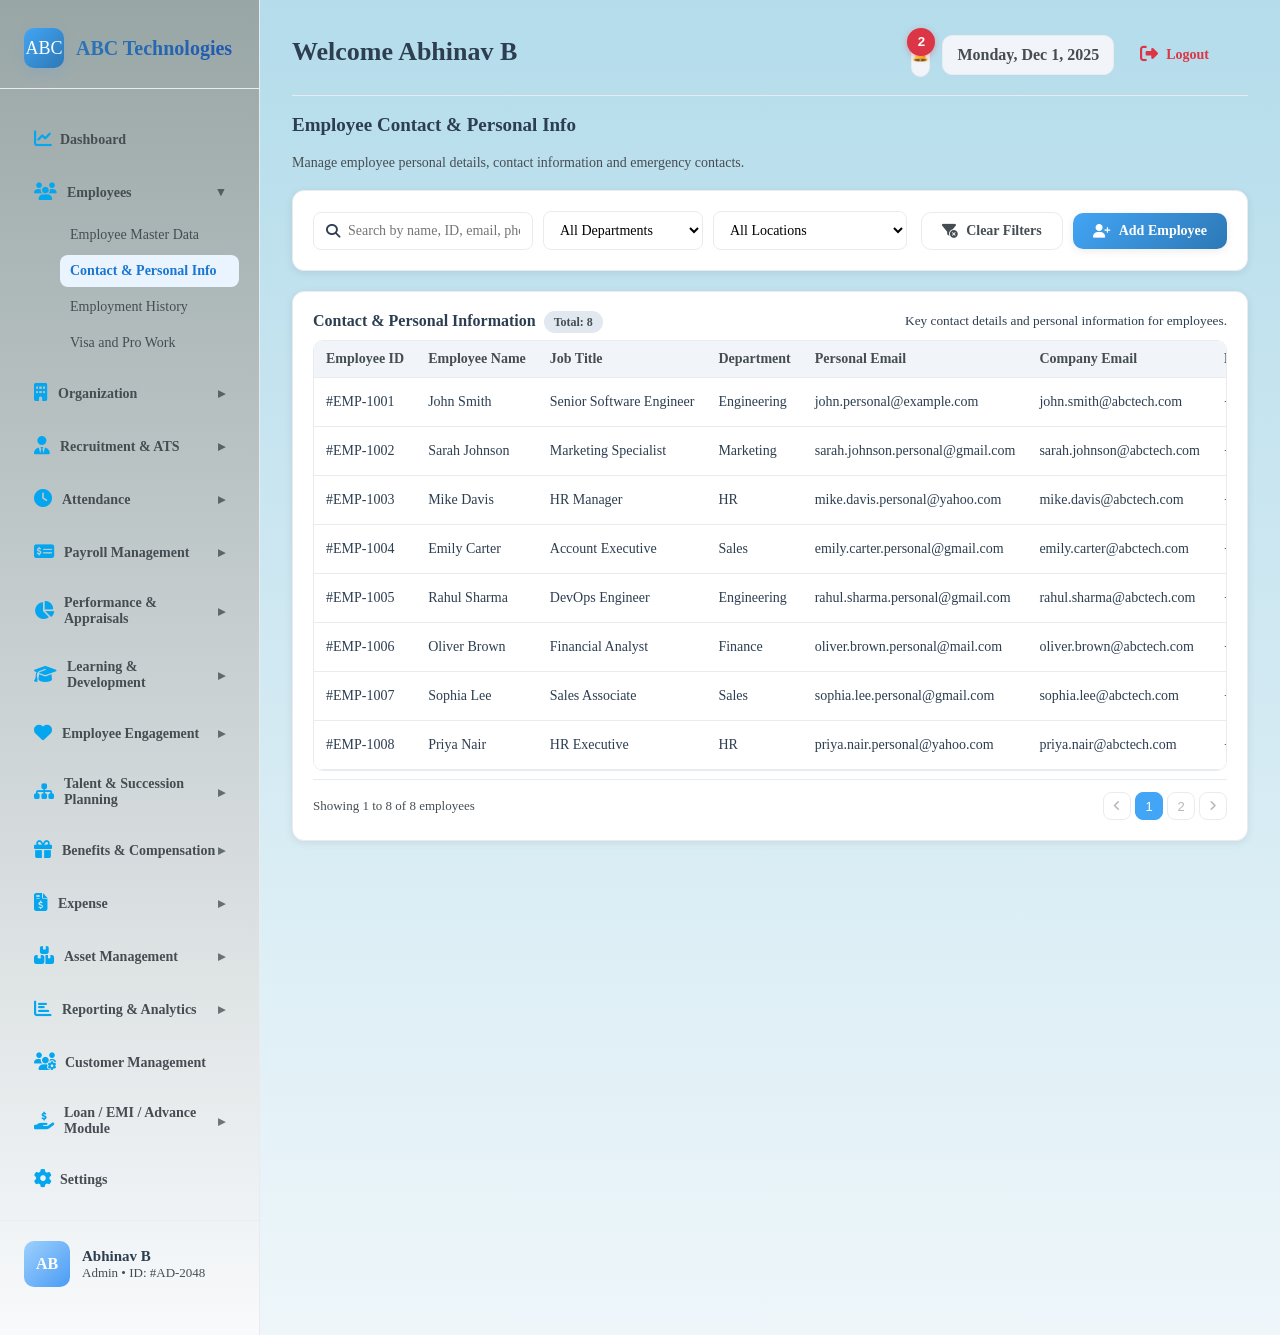
<file: employee_contact_personal_info.html>
<!doctype html>
<html lang="en">

<head>
    <meta charset="utf-8" />
    <title>HR Dashboard - Employee Contact & Personal Info</title>
    <meta name="viewport" content="width=device-width,initial-scale=1" />
    <link rel="stylesheet" href="https://cdnjs.cloudflare.com/ajax/libs/font-awesome/6.5.0/css/all.min.css">

    <link rel="stylesheet" href="static/style.css">
</head>

<body>
    <div class="container">
        <aside class="sidebar" id="sidebar">
            <div class="logo-container">
                <a href="#" class="logo">
                    <div class="logo-icon">ABC</div>
                    <div class="logo-text">ABC Technologies</div>
                </a>
            </div>

            <ul class="nav-menu">

                <li class="nav-item">
                    <a href="index.html" class="nav-link">
                        <span class="nav-icon"><i class="fa-solid fa-chart-line"></i></span>
                        Dashboard
                    </a>
                </li>

                <li class="nav-item nav-has-submenu open">
                    <button class="nav-toggle" aria-expanded="true">
                        <span class="nav-icon"><i class="fa-solid fa-users"></i></span>
                        <span class="nav-text">Employees</span>
                        <span class="nav-caret">▸</span>
                    </button>
                    <ul class="submenu" aria-hidden="false">
                        <li><a href="employee_master.html" class="submenu-link">Employee Master Data</a></li>
                        <li><a class="submenu-link active-submenu">Contact & Personal Info</a></li>
                        <li><a href="employment_history.html" class="submenu-link">Employment History</a></li>
                        <li><a href="visa_pro_work.html" class="submenu-link">Visa and Pro Work</a></li>
                    </ul>
                </li>

                <li class="nav-item nav-has-submenu">
                    <button class="nav-toggle">
                        <span class="nav-icon"><i class="fa-solid fa-building"></i></span>
                        <span class="nav-text">Organization</span>
                        <span class="nav-caret">▸</span>
                    </button>
                    <ul class="submenu" aria-hidden="true">
                        <li><a href="department_and_cost_ceneters.html" class="submenu-link">Departments & Cost Centers</a></li>
                        <li><a href="roles_and_permissions_listing.html" class="submenu-link">Roles & Permissions</a></li>
                        <li><a href="policies_listing.html" class="submenu-link">Policies</a></li>
                        <li><a class="submenu-link">Company Rules</a></li>
                        <li><a class="submenu-link">Compliance Documentation</a></li>
                    </ul>
                </li>

                <li class="nav-item nav-has-submenu">
                    <button class="nav-toggle">
                        <span class="nav-icon"><i class="fa-solid fa-user-tie"></i></span>
                        <span class="nav-text">Recruitment & ATS</span>
                        <span class="nav-caret">▸</span>
                    </button>
                    <ul class="submenu" aria-hidden="true">
                        <li><a class="submenu-link">Job Management</a></li>
                        <li><a class="submenu-link">Candidate Management</a></li>
                        <li><a class="submenu-link">Interview Management</a></li>
                        <li><a class="submenu-link">Offer & Hiring</a></li>
                        <li><a class="submenu-link">Onboarding</a></li>
                        <li><a class="submenu-link">Offboarding</a></li>
                    </ul>
                </li>

                <li class="nav-item nav-has-submenu">
                    <button class="nav-toggle">
                        <span class="nav-icon"><i class="fa-solid fa-clock"></i></span>
                        <span class="nav-text">Attendance</span>
                        <span class="nav-caret">▸</span>
                    </button>
                    <ul class="submenu" aria-hidden="true">
                        <li><a class="submenu-link">Attendance</a></li>
                        <li><a class="submenu-link">Leave</a></li>
                        <li><a class="submenu-link">Timesheets</a></li>
                        <li><a class="submenu-link">Shift Management</a></li>
                    </ul>
                </li>

                <li class="nav-item nav-has-submenu">
                    <button class="nav-toggle">
                        <span class="nav-icon"><i class="fa-solid fa-money-check-dollar"></i></span>
                        <span class="nav-text">Payroll Management</span>
                        <span class="nav-caret">▸</span>
                    </button>
                    <ul class="submenu" aria-hidden="true">
                        <li><a class="submenu-link">Payroll Setup</a></li>
                        <li><a class="submenu-link">Payroll Processing</a></li>
                        <li><a class="submenu-link">Payroll Output</a></li>
                        <li><a class="submenu-link">Compliance</a></li>
                    </ul>
                </li>

                <li class="nav-item nav-has-submenu">
                    <button class="nav-toggle">
                        <span class="nav-icon"><i class="fa-solid fa-chart-pie"></i></span>
                        <span class="nav-text">Performance & Appraisals</span>
                        <span class="nav-caret">▸</span>
                    </button>
                    <ul class="submenu" aria-hidden="true">
                        <li><a class="submenu-link">Goal & KPI Management</a></li>
                        <li><a class="submenu-link">Assessment</a></li>
                        <li><a class="submenu-link">Appraisal Cycles</a></li>
                    </ul>
                </li>

                <li class="nav-item nav-has-submenu">
                    <button class="nav-toggle">
                        <span class="nav-icon"><i class="fa-solid fa-graduation-cap"></i></span>
                        <span class="nav-text">Learning & Development</span>
                        <span class="nav-caret">▸</span>
                    </button>
                    <ul class="submenu" aria-hidden="true">
                        <li><a class="submenu-link">Training Management</a></li>
                        <li><a class="submenu-link">e-Learning</a></li>
                        <li><a class="submenu-link">Skill Development</a></li>
                    </ul>
                </li>

                <li class="nav-item nav-has-submenu">
                    <button class="nav-toggle">
                        <span class="nav-icon"><i class="fa-solid fa-heart"></i></span>
                        <span class="nav-text">Employee Engagement</span>
                        <span class="nav-caret">▸</span>
                    </button>
                    <ul class="submenu" aria-hidden="true">
                        <li><a class="submenu-link">Surveys & Feedback</a></li>
                        <li><a class="submenu-link">Recognition</a></li>
                        <li><a class="submenu-link">Communication</a></li>
                    </ul>
                </li>

                <li class="nav-item nav-has-submenu">
                    <button class="nav-toggle">
                        <span class="nav-icon"><i class="fa-solid fa-sitemap"></i></span>
                        <span class="nav-text">Talent & Succession Planning</span>
                        <span class="nav-caret">▸</span>
                    </button>
                    <ul class="submenu" aria-hidden="true">
                        <li><a class="submenu-link">Competency Framework</a></li>
                        <li><a class="submenu-link">Succession Planning</a></li>
                    </ul>
                </li>

                <li class="nav-item nav-has-submenu">
                    <button class="nav-toggle">
                        <span class="nav-icon"><i class="fa-solid fa-gift"></i></span>
                        <span class="nav-text">Benefits & Compensation</span>
                        <span class="nav-caret">▸</span>
                    </button>
                    <ul class="submenu" aria-hidden="true">
                        <li><a class="submenu-link">Health & Insurance Plans</a></li>
                        <li><a class="submenu-link">Allowance Policies</a></li>
                        <li><a class="submenu-link">Bonus Planning</a></li>
                        <li><a class="submenu-link">Increment Budgeting</a></li>
                    </ul>
                </li>

                <li class="nav-item nav-has-submenu">
                    <button class="nav-toggle">
                        <span class="nav-icon"><i class="fa-solid fa-file-invoice-dollar"></i></span>
                        <span class="nav-text">Expense</span>
                        <span class="nav-caret">▸</span>
                    </button>
                    <ul class="submenu" aria-hidden="true">
                        <li><a class="submenu-link">Expense Category</a></li>
                        <li><a class="submenu-link">Expenses</a></li>
                        <li><a class="submenu-link">Expense Claims</a></li>
                    </ul>
                </li>

                <li class="nav-item nav-has-submenu">
                    <button class="nav-toggle">
                        <span class="nav-icon"><i class="fa-solid fa-boxes-stacked"></i></span>
                        <span class="nav-text">Asset Management</span>
                        <span class="nav-caret">▸</span>
                    </button>
                    <ul class="submenu" aria-hidden="true">
                        <li><a class="submenu-link">Fixed Assets</a></li>
                        <li><a class="submenu-link">Depreciation</a></li>
                    </ul>
                </li>

                <li class="nav-item nav-has-submenu">
                    <button class="nav-toggle">
                        <span class="nav-icon"><i class="fa-solid fa-chart-bar"></i></span>
                        <span class="nav-text">Reporting & Analytics</span>
                        <span class="nav-caret">▸</span>
                    </button>
                    <ul class="submenu" aria-hidden="true">
                        <li><a class="submenu-link">Attendance Reports</a></li>
                        <li><a class="submenu-link">Leave Trends</a></li>
                        <li><a class="submenu-link">Payroll Summary</a></li>
                        <li><a class="submenu-link">Employee Analytics</a></li>
                        <li><a class="submenu-link">Custom Reports</a></li>
                    </ul>
                </li>

                <li class="nav-item">
                    <a href="#" class="nav-link">
                        <span class="nav-icon"><i class="fa-solid fa-users-gear"></i></span>
                        Customer Management
                    </a>
                </li>

                <li class="nav-item nav-has-submenu">
                    <button class="nav-toggle">
                        <span class="nav-icon"><i class="fa-solid fa-hand-holding-dollar"></i></span>
                        <span class="nav-text">Loan / EMI / Advance Module</span>
                        <span class="nav-caret">▸</span>
                    </button>
                    <ul class="submenu" aria-hidden="true">
                        <li><a class="submenu-link">Employee Loan Request</a></li>
                        <li><a class="submenu-link">EMI Calculation</a></li>
                        <li><a class="submenu-link">EMI Auto Deduction</a></li>
                        <li><a class="submenu-link">Loan Balance Status</a></li>
                    </ul>
                </li>

                <li class="nav-item">
                    <a href="#" class="nav-link">
                        <span class="nav-icon"><i class="fa-solid fa-gear"></i></span>
                        Settings
                    </a>
                </li>

                <button id="logoutBtn" class="nav-link logout-btn-mob" type="button" title="Log out"
                    aria-label="Log out">
                    <span class="nav-icon"><i class="fa-solid fa-right-from-bracket"></i></span>
                    Logout
                </button>
            </ul>

            <div class="user-profile">
                <div class="user-avatar">AB</div>
                <div class="user-info">
                    <h4>Abhinav B</h4>
                    <p>Admin • ID: #AD-2048</p>
                </div>
            </div>
        </aside>

        <main class="main">
            <div class="header">
                <button class="menu-btn" id="menuBtn" aria-label="Open menu" aria-expanded="false">
                    <i class="fa-solid fa-bars"></i>
                </button>

                <div class="page-title">
                    <h1>Welcome Abhinav B</h1>
                </div>

                <div class="header-actions">
                    <button class="notification-btn" title="Notifications">
                        🔔
                        <span class="notification-badge">2</span>
                    </button>
                    <div class="current-date">Monday, Dec 1, 2025</div>
                    <button id="logoutBtnHeader" class="logout-btn" type="button" title="Log out" aria-label="Log out">
                        <span class="nav-icon"><i class="fa-solid fa-right-from-bracket"></i></span>
                        Logout
                    </button>
                </div>
            </div>

            <div class="the_line"></div>

            <div class="page-title">
                <h3>Employee Contact & Personal Info</h3>
                <p class="subtitle">Manage employee personal details, contact information and emergency contacts.</p>
            </div>

            <!-- FILTERS BAR -->
            <div class="filters-container">
                <div class="filters-left">
                    <div class="search-input">
                        <i class="fa-solid fa-magnifying-glass"></i>
                        <input type="text" id="searchInput" placeholder="Search by name, ID, email, phone...">
                    </div>

                    <select id="filterDepartment" class="filter-select">
                        <option value="">All Departments</option>
                        <option value="Engineering">Engineering</option>
                        <option value="Marketing">Marketing</option>
                        <option value="HR">HR</option>
                        <option value="Sales">Sales</option>
                        <option value="Finance">Finance</option>
                    </select>

                    <select id="filterLocation" class="filter-select">
                        <option value="">All Locations</option>
                        <option value="Head Office - New York">Head Office - New York</option>
                        <option value="Branch Office - California">Branch Office - California</option>
                        <option value="Branch Office - Texas">Branch Office - Texas</option>
                        <option value="Remote">Remote</option>
                    </select>
                </div>

                <div class="filters-right">
                    <button class="btn btn-ghost" id="clearFiltersBtn">
                        <i class="fa-solid fa-filter-circle-xmark"></i>
                        Clear Filters
                    </button>
                    <button class="btn btn-primary" id="addContactBtn">
                        <i class="fa-solid fa-user-plus"></i>
                        Add Employee
                    </button>
                </div>
            </div>

            <!-- TABLE -->
            <div class="table-container">
                <div class="table-header-bar">
                    <h4>Contact & Personal Information <span class="badge-pill" id="employeeCountBadge">Total: 8</span>
                    </h4>
                    <small>Key contact details and personal information for employees.</small>
                </div>

                <div class="data-table-wrapper">
                    <table class="data-table" id="employeeTable">
    <thead>
        <tr>
            <th>Employee ID</th>
            <th>Employee Name</th>
            <th>Job Title</th>
            <th>Department</th>
            <th>Personal Email</th>
            <th>Company Email</th>
            <th>Phone Number</th>
            <th>Emergency Contact Name</th>
            <th>Emergency Contact Phone</th>
            <th>Address</th>
            <th>City / State / ZIP</th>
            <th>Location</th>
            <th>Actions</th>
        </tr>
    </thead>

    <tbody>

        <tr data-department="Engineering" data-location="Head Office - New York">
            <td>#EMP-1001</td>
            <td>John Smith</td>
            <td>Senior Software Engineer</td>
            <td>Engineering</td>
            <td>john.personal@example.com</td>
            <td>john.smith@abctech.com</td>
            <td>+1 555-0101</td>
            <td>Anna Smith (Spouse)</td>
            <td>+1 555-1101</td>
            <td>123 5th Ave, Manhattan</td>
            <td>New York, NY 10001</td>
            <td>Head Office - New York</td>
            <td>
                <div class="table-actions">
                    <button class="icon-btn view"><i class="fa-solid fa-eye"></i></button>
                    <button class="icon-btn edit"><i class="fa-solid fa-pen"></i></button>
                    <button class="icon-btn delete"><i class="fa-solid fa-trash"></i></button>
                </div>
            </td>
        </tr>

        <tr data-department="Marketing" data-location="Branch Office - California">
            <td>#EMP-1002</td>
            <td>Sarah Johnson</td>
            <td>Marketing Specialist</td>
            <td>Marketing</td>
            <td>sarah.johnson.personal@gmail.com</td>
            <td>sarah.johnson@abctech.com</td>
            <td>+1 555-0202</td>
            <td>David Johnson (Brother)</td>
            <td>+1 555-1202</td>
            <td>45 Bayview Street</td>
            <td>San Francisco, CA 94105</td>
            <td>Branch Office - California</td>
            <td>
                <div class="table-actions">
                    <button class="icon-btn view"><i class="fa-solid fa-eye"></i></button>
                    <button class="icon-btn edit"><i class="fa-solid fa-pen"></i></button>
                    <button class="icon-btn delete"><i class="fa-solid fa-trash"></i></button>
                </div>
            </td>
        </tr>

        <tr data-department="HR" data-location="Head Office - New York">
            <td>#EMP-1003</td>
            <td>Mike Davis</td>
            <td>HR Manager</td>
            <td>HR</td>
            <td>mike.davis.personal@yahoo.com</td>
            <td>mike.davis@abctech.com</td>
            <td>+1 555-0303</td>
            <td>Laura Davis (Spouse)</td>
            <td>+1 555-1303</td>
            <td>890 Park Lane</td>
            <td>New York, NY 10009</td>
            <td>Head Office - New York</td>
            <td>
                <div class="table-actions">
                    <button class="icon-btn view"><i class="fa-solid fa-eye"></i></button>
                    <button class="icon-btn edit"><i class="fa-solid fa-pen"></i></button>
                    <button class="icon-btn delete"><i class="fa-solid fa-trash"></i></button>
                </div>
            </td>
        </tr>

        <tr data-department="Sales" data-location="Branch Office - Texas">
            <td>#EMP-1004</td>
            <td>Emily Carter</td>
            <td>Account Executive</td>
            <td>Sales</td>
            <td>emily.carter.personal@gmail.com</td>
            <td>emily.carter@abctech.com</td>
            <td>+1 555-0404</td>
            <td>James Carter (Father)</td>
            <td>+1 555-1404</td>
            <td>22 Longhorn Drive</td>
            <td>Dallas, TX 75201</td>
            <td>Branch Office - Texas</td>
            <td>
                <div class="table-actions">
                    <button class="icon-btn view"><i class="fa-solid fa-eye"></i></button>
                    <button class="icon-btn edit"><i class="fa-solid fa-pen"></i></button>
                    <button class="icon-btn delete"><i class="fa-solid fa-trash"></i></button>
                </div>
            </td>
        </tr>

        <tr data-department="Engineering" data-location="Remote">
            <td>#EMP-1005</td>
            <td>Rahul Sharma</td>
            <td>DevOps Engineer</td>
            <td>Engineering</td>
            <td>rahul.sharma.personal@gmail.com</td>
            <td>rahul.sharma@abctech.com</td>
            <td>+91 98765 12345</td>
            <td>Rohit Sharma (Brother)</td>
            <td>+91 98765 54321</td>
            <td>14 MG Road</td>
            <td>Bengaluru, KA 560001</td>
            <td>Remote</td>
            <td>
                <div class="table-actions">
                    <button class="icon-btn view"><i class="fa-solid fa-eye"></i></button>
                    <button class="icon-btn edit"><i class="fa-solid fa-pen"></i></button>
                    <button class="icon-btn delete"><i class="fa-solid fa-trash"></i></button>
                </div>
            </td>
        </tr>

        <tr data-department="Finance" data-location="Head Office - New York">
            <td>#EMP-1006</td>
            <td>Oliver Brown</td>
            <td>Financial Analyst</td>
            <td>Finance</td>
            <td>oliver.brown.personal@mail.com</td>
            <td>oliver.brown@abctech.com</td>
            <td>+1 555-0606</td>
            <td>Emma Brown (Sister)</td>
            <td>+1 555-1606</td>
            <td>77 Hudson Street</td>
            <td>New York, NY 10013</td>
            <td>Head Office - New York</td>
            <td>
                <div class="table-actions">
                    <button class="icon-btn view"><i class="fa-solid fa-eye"></i></button>
                    <button class="icon-btn edit"><i class="fa-solid fa-pen"></i></button>
                    <button class="icon-btn delete"><i class="fa-solid fa-trash"></i></button>
                </div>
            </td>
        </tr>

        <tr data-department="Sales" data-location="Branch Office - California">
            <td>#EMP-1007</td>
            <td>Sophia Lee</td>
            <td>Sales Associate</td>
            <td>Sales</td>
            <td>sophia.lee.personal@gmail.com</td>
            <td>sophia.lee@abctech.com</td>
            <td>+1 555-0707</td>
            <td>Michael Lee (Father)</td>
            <td>+1 555-1707</td>
            <td>9 Sunset Boulevard</td>
            <td>Los Angeles, CA 90001</td>
            <td>Branch Office - California</td>
            <td>
                <div class="table-actions">
                    <button class="icon-btn view"><i class="fa-solid fa-eye"></i></button>
                    <button class="icon-btn edit"><i class="fa-solid fa-pen"></i></button>
                    <button class="icon-btn delete"><i class="fa-solid fa-trash"></i></button>
                </div>
            </td>
        </tr>

        <tr data-department="HR" data-location="Remote">
            <td>#EMP-1008</td>
            <td>Priya Nair</td>
            <td>HR Executive</td>
            <td>HR</td>
            <td>priya.nair.personal@yahoo.com</td>
            <td>priya.nair@abctech.com</td>
            <td>+91 99887 66554</td>
            <td>Anil Nair (Father)</td>
            <td>+91 99887 11223</td>
            <td>21 Marine Drive</td>
            <td>Kochi, KL 682001</td>
            <td>Remote</td>
            <td>
                <div class="table-actions">
                    <button class="icon-btn view"><i class="fa-solid fa-eye"></i></button>
                    <button class="icon-btn edit"><i class="fa-solid fa-pen"></i></button>
                    <button class="icon-btn delete"><i class="fa-solid fa-trash"></i></button>
                </div>
            </td>
        </tr>

    </tbody>
</table>

                </div>

                <div class="table-footer">
                    <div id="tableInfo">Showing 1 to 8 of 8 employees</div>
                    <div class="pagination">
                        <button disabled title="Previous page">
                            <i class="fa-solid fa-angle-left"></i>
                        </button>
                        <button class="active-page">1</button>
                        <button disabled>2</button>
                        <button disabled title="Next page">
                            <i class="fa-solid fa-angle-right"></i>
                        </button>
                    </div>

                </div>
            </div>
        </main>
    </div>

    <div id="sidebarOverlay" class="sidebar-overlay" tabindex="-1" aria-hidden="true"></div>

    <script>
        (function () {
            const sidebarEl = document.getElementById('sidebar');
            const menuBtn = document.getElementById('menuBtn');
            const overlay = document.getElementById('sidebarOverlay');

            // Submenu toggle
            const toggles = document.querySelectorAll('.nav-toggle');
            toggles.forEach(btn => {
                const li = btn.closest('.nav-has-submenu');
                const submenu = li.querySelector('.submenu');

                btn.addEventListener('click', () => {
                    const isOpen = li.classList.toggle('open');
                    btn.setAttribute('aria-expanded', String(isOpen));
                    submenu.setAttribute('aria-hidden', String(!isOpen));

                    document.querySelectorAll('.nav-has-submenu').forEach(other => {
                        if (other !== li && other.classList.contains('open')) {
                            other.classList.remove('open');
                            const otherBtn = other.querySelector('.nav-toggle');
                            const otherSub = other.querySelector('.submenu');
                            if (otherBtn) otherBtn.setAttribute('aria-expanded', 'false');
                            if (otherSub) otherSub.setAttribute('aria-hidden', 'true');
                        }
                    });
                });

                btn.addEventListener('keydown', (e) => {
                    if (e.key === 'Enter' || e.key === ' ' || e.key === 'Spacebar') {
                        e.preventDefault();
                        btn.click();
                    }
                });
            });

            function openMobileSidebar() {
                sidebarEl.classList.add('mobile-open', 'mobile-visible');
                overlay.classList.add('show');
                overlay.setAttribute('aria-hidden', 'false');
                if (menuBtn) menuBtn.setAttribute('aria-expanded', 'true');
            }

            function closeMobileSidebar() {
                sidebarEl.classList.remove('mobile-open', 'mobile-visible');
                overlay.classList.remove('show');
                overlay.setAttribute('aria-hidden', 'true');
                if (menuBtn) menuBtn.setAttribute('aria-expanded', 'false');
            }

            function handleResize() {
                if (window.innerWidth <= 900) {
                    if (!sidebarEl.classList.contains('mobile-visible')) {
                        sidebarEl.style.transform = 'translateX(-110%)';
                    } else {
                        sidebarEl.style.transform = 'translateX(0)';
                    }
                    sidebarEl.style.position = 'fixed';
                    sidebarEl.style.height = '100vh';
                    sidebarEl.style.top = '0';
                    sidebarEl.style.left = '0';
                    sidebarEl.style.zIndex = '40';
                } else {
                    sidebarEl.style.transform = '';
                    sidebarEl.style.position = '';
                    sidebarEl.style.height = '';
                    sidebarEl.style.top = '';
                    sidebarEl.style.left = '';
                    sidebarEl.style.zIndex = '';
                    overlay.classList.remove('show');
                    overlay.setAttribute('aria-hidden', 'true');
                    if (menuBtn) menuBtn.setAttribute('aria-expanded', 'false');
                    sidebarEl.classList.remove('mobile-visible');
                }
            }

            window.addEventListener('resize', handleResize);
            handleResize();

            if (menuBtn) {
                menuBtn.addEventListener('click', () => {
                    const expanded = menuBtn.getAttribute('aria-expanded') === 'true';
                    if (expanded) {
                        closeMobileSidebar();
                    } else {
                        openMobileSidebar();
                    }
                });
            }

            overlay.addEventListener('click', () => {
                closeMobileSidebar();
            });

            document.addEventListener('keydown', (e) => {
                if (e.key === 'Escape' || e.key === 'Esc') {
                    if (overlay.classList.contains('show')) {
                        closeMobileSidebar();
                    }
                }
            });
        })();

        // Simple client-side search + filter
        const searchInput = document.getElementById('searchInput');
        const filterDepartment = document.getElementById('filterDepartment');
        const filterLocation = document.getElementById('filterLocation');
        const employeeTable = document.getElementById('employeeTable');
        const employeeCountBadge = document.getElementById('employeeCountBadge');
        const tableInfo = document.getElementById('tableInfo');
        const clearFiltersBtn = document.getElementById('clearFiltersBtn');

        function applyFilters() {
            const rows = employeeTable.querySelectorAll('tbody tr');
            const searchTerm = searchInput.value.trim().toLowerCase();
            const deptFilter = filterDepartment.value;
            const locationFilter = filterLocation.value;

            let visibleCount = 0;

            rows.forEach(row => {
                const rowText = row.textContent.toLowerCase();
                const rowDept = row.getAttribute('data-department');
                const rowLocation = row.getAttribute('data-location');

                const matchesSearch = !searchTerm || rowText.includes(searchTerm);
                const matchesDept = !deptFilter || rowDept === deptFilter;
                const matchesLocation = !locationFilter || rowLocation === locationFilter;

                if (matchesSearch && matchesDept && matchesLocation) {
                    row.style.display = '';
                    visibleCount++;
                } else {
                    row.style.display = 'none';
                }
            });

            employeeCountBadge.textContent = 'Total: ' + visibleCount;
            tableInfo.textContent = `Showing 1 to ${visibleCount} of ${rows.length} employees`;
        }

        if (searchInput) {
            searchInput.addEventListener('input', applyFilters);
        }

        if (filterDepartment) {
            filterDepartment.addEventListener('change', applyFilters);
        }

        if (filterLocation) {
            filterLocation.addEventListener('change', applyFilters);
        }

        if (clearFiltersBtn) {
            clearFiltersBtn.addEventListener('click', () => {
                searchInput.value = '';
                filterDepartment.value = '';
                filterLocation.value = '';
                applyFilters();
            });
        }

        // Add / Update Contact Info button (navigate to your form page)
        const addContactBtn = document.getElementById('addContactBtn');
        if (addContactBtn) {
            addContactBtn.addEventListener('click', () => {
                // Change this to your actual Contact/Personal Info form page
                window.location.href = 'add_employee.html';
            });
        }

        // Initial count
        applyFilters();
    </script>
</body>

</html>
</file>
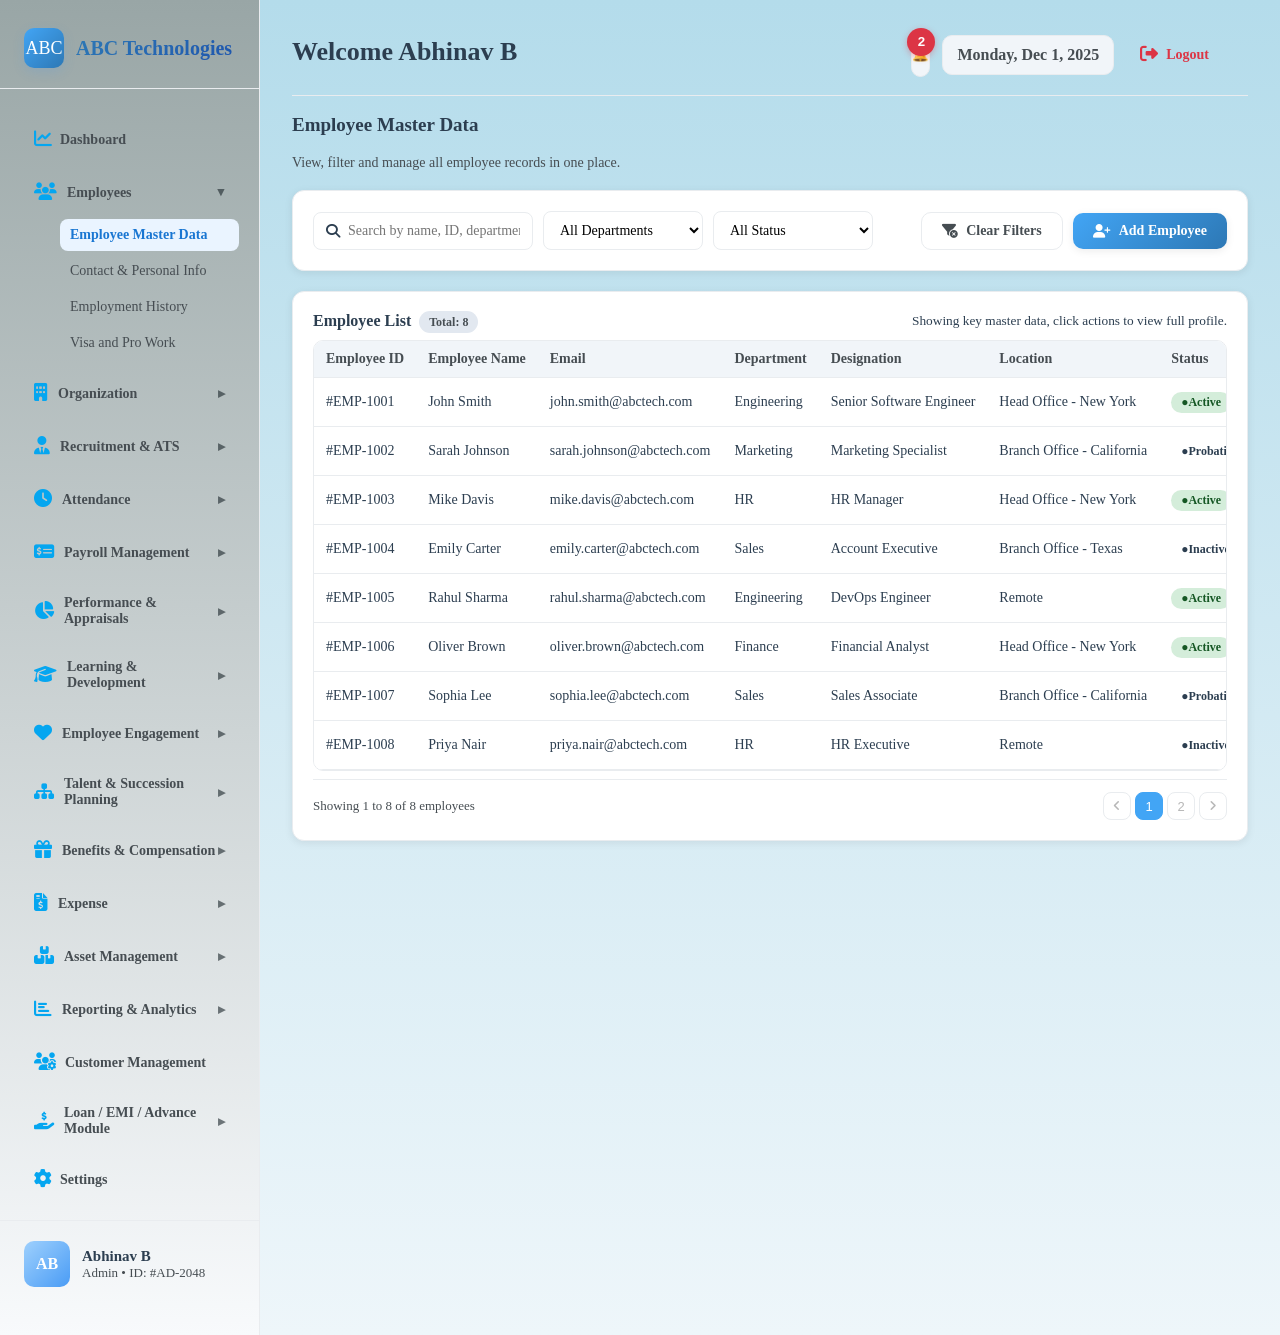
<file: employee_master.html>
<!doctype html>
<html lang="en">

<head>
    <meta charset="utf-8" />
    <title>HR Dashboard - Employee Master Data</title>
    <meta name="viewport" content="width=device-width,initial-scale=1" />
    <link rel="stylesheet" href="https://cdnjs.cloudflare.com/ajax/libs/font-awesome/6.5.0/css/all.min.css">
<link rel="stylesheet" href="static/style.css">
    
</head>

<body>
    <div class="container">
        <aside class="sidebar" id="sidebar">
            <div class="logo-container">
                <a href="#" class="logo">
                    <div class="logo-icon">ABC</div>
                    <div class="logo-text">ABC Technologies</div>
                </a>
            </div>

            <ul class="nav-menu">

                <li class="nav-item">
                    <a href="index.html" class="nav-link">
                        <span class="nav-icon"><i class="fa-solid fa-chart-line"></i></span>
                        Dashboard
                    </a>
                </li>

                <li class="nav-item nav-has-submenu open">
                    <button class="nav-toggle" aria-expanded="true">
                        <span class="nav-icon"><i class="fa-solid fa-users"></i></span>
                        <span class="nav-text">Employees</span>
                        <span class="nav-caret">▸</span>
                    </button>
                    <ul class="submenu" aria-hidden="false">
                        <li><a class="submenu-link active-submenu">Employee Master Data</a></li>
                        <li><a href="employee_contact_personal_info.html" class="submenu-link">Contact & Personal Info</a></li>
                        <li><a href="employment_history.html" class="submenu-link">Employment History</a></li>
                        <li><a href="visa_pro_work.html" class="submenu-link">Visa and Pro Work</a></li>
                    </ul>
                </li>

                <li class="nav-item nav-has-submenu">
                    <button class="nav-toggle">
                        <span class="nav-icon"><i class="fa-solid fa-building"></i></span>
                        <span class="nav-text">Organization</span>
                        <span class="nav-caret">▸</span>
                    </button>
                    <ul class="submenu" aria-hidden="true">
                        <li><a href="department_and_cost_ceneters.html" class="submenu-link">Departments & Cost Centers</a></li>
                        <li><a href="roles_and_permissions_listing.html" class="submenu-link">Roles & Permissions</a></li>
                        <li><a href="policies_listing.html" class="submenu-link">Policies</a></li>
                        <li><a class="submenu-link">Company Rules</a></li>
                        <li><a class="submenu-link">Compliance Documentation</a></li>
                    </ul>
                </li>

                <li class="nav-item nav-has-submenu">
                    <button class="nav-toggle">
                        <span class="nav-icon"><i class="fa-solid fa-user-tie"></i></span>
                        <span class="nav-text">Recruitment & ATS</span>
                        <span class="nav-caret">▸</span>
                    </button>
                    <ul class="submenu" aria-hidden="true">
                        <li><a class="submenu-link">Job Management</a></li>
                        <li><a class="submenu-link">Candidate Management</a></li>
                        <li><a class="submenu-link">Interview Management</a></li>
                        <li><a class="submenu-link">Offer & Hiring</a></li>
                        <li><a class="submenu-link">Onboarding</a></li>
                        <li><a class="submenu-link">Offboarding</a></li>
                    </ul>
                </li>

                <li class="nav-item nav-has-submenu">
                    <button class="nav-toggle">
                        <span class="nav-icon"><i class="fa-solid fa-clock"></i></span>
                        <span class="nav-text">Attendance</span>
                        <span class="nav-caret">▸</span>
                    </button>
                    <ul class="submenu" aria-hidden="true">
                        <li><a class="submenu-link">Attendance</a></li>
                        <li><a class="submenu-link">Leave</a></li>
                        <li><a class="submenu-link">Timesheets</a></li>
                        <li><a class="submenu-link">Shift Management</a></li>
                    </ul>
                </li>

                <li class="nav-item nav-has-submenu">
                    <button class="nav-toggle">
                        <span class="nav-icon"><i class="fa-solid fa-money-check-dollar"></i></span>
                        <span class="nav-text">Payroll Management</span>
                        <span class="nav-caret">▸</span>
                    </button>
                    <ul class="submenu" aria-hidden="true">
                        <li><a class="submenu-link">Payroll Setup</a></li>
                        <li><a class="submenu-link">Payroll Processing</a></li>
                        <li><a class="submenu-link">Payroll Output</a></li>
                        <li><a class="submenu-link">Compliance</a></li>
                    </ul>
                </li>

                <li class="nav-item nav-has-submenu">
                    <button class="nav-toggle">
                        <span class="nav-icon"><i class="fa-solid fa-chart-pie"></i></span>
                        <span class="nav-text">Performance & Appraisals</span>
                        <span class="nav-caret">▸</span>
                    </button>
                    <ul class="submenu" aria-hidden="true">
                        <li><a class="submenu-link">Goal & KPI Management</a></li>
                        <li><a class="submenu-link">Assessment</a></li>
                        <li><a class="submenu-link">Appraisal Cycles</a></li>
                    </ul>
                </li>

                <li class="nav-item nav-has-submenu">
                    <button class="nav-toggle">
                        <span class="nav-icon"><i class="fa-solid fa-graduation-cap"></i></span>
                        <span class="nav-text">Learning & Development</span>
                        <span class="nav-caret">▸</span>
                    </button>
                    <ul class="submenu" aria-hidden="true">
                        <li><a class="submenu-link">Training Management</a></li>
                        <li><a class="submenu-link">e-Learning</a></li>
                        <li><a class="submenu-link">Skill Development</a></li>
                    </ul>
                </li>

                <li class="nav-item nav-has-submenu">
                    <button class="nav-toggle">
                        <span class="nav-icon"><i class="fa-solid fa-heart"></i></span>
                        <span class="nav-text">Employee Engagement</span>
                        <span class="nav-caret">▸</span>
                    </button>
                    <ul class="submenu" aria-hidden="true">
                        <li><a class="submenu-link">Surveys & Feedback</a></li>
                        <li><a class="submenu-link">Recognition</a></li>
                        <li><a class="submenu-link">Communication</a></li>
                    </ul>
                </li>

                <li class="nav-item nav-has-submenu">
                    <button class="nav-toggle">
                        <span class="nav-icon"><i class="fa-solid fa-sitemap"></i></span>
                        <span class="nav-text">Talent & Succession Planning</span>
                        <span class="nav-caret">▸</span>
                    </button>
                    <ul class="submenu" aria-hidden="true">
                        <li><a class="submenu-link">Competency Framework</a></li>
                        <li><a class="submenu-link">Succession Planning</a></li>
                    </ul>
                </li>

                <li class="nav-item nav-has-submenu">
                    <button class="nav-toggle">
                        <span class="nav-icon"><i class="fa-solid fa-gift"></i></span>
                        <span class="nav-text">Benefits & Compensation</span>
                        <span class="nav-caret">▸</span>
                    </button>
                    <ul class="submenu" aria-hidden="true">
                        <li><a class="submenu-link">Health & Insurance Plans</a></li>
                        <li><a class="submenu-link">Allowance Policies</a></li>
                        <li><a class="submenu-link">Bonus Planning</a></li>
                        <li><a class="submenu-link">Increment Budgeting</a></li>
                    </ul>
                </li>

                <li class="nav-item nav-has-submenu">
                    <button class="nav-toggle">
                        <span class="nav-icon"><i class="fa-solid fa-file-invoice-dollar"></i></span>
                        <span class="nav-text">Expense</span>
                        <span class="nav-caret">▸</span>
                    </button>
                    <ul class="submenu" aria-hidden="true">
                        <li><a class="submenu-link">Expense Category</a></li>
                        <li><a class="submenu-link">Expenses</a></li>
                        <li><a class="submenu-link">Expense Claims</a></li>
                    </ul>
                </li>

                <li class="nav-item nav-has-submenu">
                    <button class="nav-toggle">
                        <span class="nav-icon"><i class="fa-solid fa-boxes-stacked"></i></span>
                        <span class="nav-text">Asset Management</span>
                        <span class="nav-caret">▸</span>
                    </button>
                    <ul class="submenu" aria-hidden="true">
                        <li><a class="submenu-link">Fixed Assets</a></li>
                        <li><a class="submenu-link">Depreciation</a></li>
                    </ul>
                </li>

                <li class="nav-item nav-has-submenu">
                    <button class="nav-toggle">
                        <span class="nav-icon"><i class="fa-solid fa-chart-bar"></i></span>
                        <span class="nav-text">Reporting & Analytics</span>
                        <span class="nav-caret">▸</span>
                    </button>
                    <ul class="submenu" aria-hidden="true">
                        <li><a class="submenu-link">Attendance Reports</a></li>
                        <li><a class="submenu-link">Leave Trends</a></li>
                        <li><a class="submenu-link">Payroll Summary</a></li>
                        <li><a class="submenu-link">Employee Analytics</a></li>
                        <li><a class="submenu-link">Custom Reports</a></li>
                    </ul>
                </li>

                <li class="nav-item">
                    <a href="#" class="nav-link">
                        <span class="nav-icon"><i class="fa-solid fa-users-gear"></i></span>
                        Customer Management
                    </a>
                </li>

                <li class="nav-item nav-has-submenu">
                    <button class="nav-toggle">
                        <span class="nav-icon"><i class="fa-solid fa-hand-holding-dollar"></i></span>
                        <span class="nav-text">Loan / EMI / Advance Module</span>
                        <span class="nav-caret">▸</span>
                    </button>
                    <ul class="submenu" aria-hidden="true">
                        <li><a class="submenu-link">Employee Loan Request</a></li>
                        <li><a class="submenu-link">EMI Calculation</a></li>
                        <li><a class="submenu-link">EMI Auto Deduction</a></li>
                        <li><a class="submenu-link">Loan Balance Status</a></li>
                    </ul>
                </li>

                <li class="nav-item">
                    <a href="#" class="nav-link">
                        <span class="nav-icon"><i class="fa-solid fa-gear"></i></span>
                        Settings
                    </a>
                </li>

                <button id="logoutBtn" class="nav-link logout-btn-mob" type="button" title="Log out" aria-label="Log out">
                    <span class="nav-icon"><i class="fa-solid fa-right-from-bracket"></i></span>
                    Logout
                </button>
            </ul>

            <div class="user-profile">
                <div class="user-avatar">AB</div>
                <div class="user-info">
                    <h4>Abhinav B</h4>
                    <p>Admin • ID: #AD-2048</p>
                </div>
            </div>
        </aside>

        <main class="main">
            <div class="header">
                <button class="menu-btn" id="menuBtn" aria-label="Open menu" aria-expanded="false">
                    <i class="fa-solid fa-bars"></i>
                </button>

                <div class="page-title">
                    <h1>Welcome Abhinav B</h1>
                </div>

                <div class="header-actions">
                    <button class="notification-btn" title="Notifications">
                        🔔
                        <span class="notification-badge">2</span>
                    </button>
                    <div class="current-date">Monday, Dec 1, 2025</div>
                    <button id="logoutBtnHeader" class="logout-btn" type="button" title="Log out" aria-label="Log out">
                        <span class="nav-icon"><i class="fa-solid fa-right-from-bracket"></i></span>
                        Logout
                    </button>
                </div>
            </div>

            <div class="the_line"></div>

            <div class="page-title">
                <h3>Employee Master Data</h3>
                <p class="subtitle">View, filter and manage all employee records in one place.</p>
            </div>

            <!-- FILTERS BAR -->
            <div class="filters-container">
                <div class="filters-left">
                    <div class="search-input">
                        <i class="fa-solid fa-magnifying-glass"></i>
                        <input type="text" id="searchInput" placeholder="Search by name, ID, department...">
                    </div>

                    <select id="filterDepartment" class="filter-select">
                        <option value="">All Departments</option>
                        <option value="Engineering">Engineering</option>
                        <option value="Marketing">Marketing</option>
                        <option value="HR">HR</option>
                        <option value="Sales">Sales</option>
                        <option value="Finance">Finance</option>
                    </select>

                    <select id="filterStatus" class="filter-select">
                        <option value="">All Status</option>
                        <option value="Active">Active</option>
                        <option value="Probation">Probation</option>
                        <option value="Inactive">Inactive</option>
                    </select>
                </div>

                <div class="filters-right">
                    <button class="btn btn-ghost" id="clearFiltersBtn">
                        <i class="fa-solid fa-filter-circle-xmark"></i>
                        Clear Filters
                    </button>
                    <button class="btn btn-primary" id="addEmployeeBtn">
                        <i class="fa-solid fa-user-plus"></i>
                        Add Employee
                    </button>
                </div>
            </div>

            <!-- TABLE -->
            <div class="table-container">
                <div class="table-header-bar">
                    <h4>Employee List <span class="badge-pill" id="employeeCountBadge">Total: 8</span></h4>
                    <small>Showing key master data, click actions to view full profile.</small>
                </div>

                <div class="data-table-wrapper">
                  <table class="data-table" id="employeeTable">
    <thead>
        <tr>
            <th>Employee ID</th>
            <th>Employee Name</th>
            <th>Email</th>
            <th>Department</th>
            <th>Designation</th>
            <th>Location</th>
            <th>Status</th>
            <th>Joining Date</th>
            <th>Actions</th>
        </tr>
    </thead>

    <tbody>

        <tr data-department="Engineering" data-status="Active">
            <td>#EMP-1001</td>
            <td>John Smith</td>
            <td>john.smith@abctech.com</td>
            <td>Engineering</td>
            <td>Senior Software Engineer</td>
            <td>Head Office - New York</td>
            <td>
                <span class="status-pill status-active">
                    <span class="dot">●</span> Active
                </span>
            </td>
            <td>2022-03-15</td>
            <td>
                <div class="table-actions">
                    <button class="icon-btn view" title="View Profile">
                        <i class="fa-solid fa-eye"></i>
                    </button>
                    <button class="icon-btn edit" title="Edit">
                        <i class="fa-solid fa-pen"></i>
                    </button>
                    <button class="icon-btn delete" title="Delete">
                        <i class="fa-solid fa-trash"></i>
                    </button>
                </div>
            </td>
        </tr>

        <tr data-department="Marketing" data-status="Probation">
            <td>#EMP-1002</td>
            <td>Sarah Johnson</td>
            <td>sarah.johnson@abctech.com</td>
            <td>Marketing</td>
            <td>Marketing Specialist</td>
            <td>Branch Office - California</td>
            <td>
                <span class="status-pill status-probation">
                    <span class="dot">●</span> Probation
                </span>
            </td>
            <td>2025-01-10</td>
            <td>
                <div class="table-actions">
                    <button class="icon-btn view" title="View Profile">
                        <i class="fa-solid fa-eye"></i>
                    </button>
                    <button class="icon-btn edit" title="Edit">
                        <i class="fa-solid fa-pen"></i>
                    </button>
                    <button class="icon-btn delete" title="Delete">
                        <i class="fa-solid fa-trash"></i>
                    </button>
                </div>
            </td>
        </tr>

        <tr data-department="HR" data-status="Active">
            <td>#EMP-1003</td>
            <td>Mike Davis</td>
            <td>mike.davis@abctech.com</td>
            <td>HR</td>
            <td>HR Manager</td>
            <td>Head Office - New York</td>
            <td>
                <span class="status-pill status-active">
                    <span class="dot">●</span> Active
                </span>
            </td>
            <td>2020-11-01</td>
            <td>
                <div class="table-actions">
                    <button class="icon-btn view" title="View Profile">
                        <i class="fa-solid fa-eye"></i>
                    </button>
                    <button class="icon-btn edit" title="Edit">
                        <i class="fa-solid fa-pen"></i>
                    </button>
                    <button class="icon-btn delete" title="Delete">
                        <i class="fa-solid fa-trash"></i>
                    </button>
                </div>
            </td>
        </tr>

        <tr data-department="Sales" data-status="Inactive">
            <td>#EMP-1004</td>
            <td>Emily Carter</td>
            <td>emily.carter@abctech.com</td>
            <td>Sales</td>
            <td>Account Executive</td>
            <td>Branch Office - Texas</td>
            <td>
                <span class="status-pill status-inactive">
                    <span class="dot">●</span> Inactive
                </span>
            </td>
            <td>2019-08-20</td>
            <td>
                <div class="table-actions">
                    <button class="icon-btn view" title="View Profile">
                        <i class="fa-solid fa-eye"></i>
                    </button>
                    <button class="icon-btn edit" title="Edit">
                        <i class="fa-solid fa-pen"></i>
                    </button>
                    <button class="icon-btn delete" title="Delete">
                        <i class="fa-solid fa-trash"></i>
                    </button>
                </div>
            </td>
        </tr>

        <tr data-department="Engineering" data-status="Active">
            <td>#EMP-1005</td>
            <td>Rahul Sharma</td>
            <td>rahul.sharma@abctech.com</td>
            <td>Engineering</td>
            <td>DevOps Engineer</td>
            <td>Remote</td>
            <td>
                <span class="status-pill status-active">
                    <span class="dot">●</span> Active
                </span>
            </td>
            <td>2021-05-12</td>
            <td>
                <div class="table-actions">
                    <button class="icon-btn view" title="View Profile">
                        <i class="fa-solid fa-eye"></i>
                    </button>
                    <button class="icon-btn edit" title="Edit">
                        <i class="fa-solid fa-pen"></i>
                    </button>
                    <button class="icon-btn delete" title="Delete">
                        <i class="fa-solid fa-trash"></i>
                    </button>
                </div>
            </td>
        </tr>

        <tr data-department="Finance" data-status="Active">
            <td>#EMP-1006</td>
            <td>Oliver Brown</td>
            <td>oliver.brown@abctech.com</td>
            <td>Finance</td>
            <td>Financial Analyst</td>
            <td>Head Office - New York</td>
            <td>
                <span class="status-pill status-active">
                    <span class="dot">●</span> Active
                </span>
            </td>
            <td>2023-02-05</td>
            <td>
                <div class="table-actions">
                    <button class="icon-btn view" title="View Profile">
                        <i class="fa-solid fa-eye"></i>
                    </button>
                    <button class="icon-btn edit" title="Edit">
                        <i class="fa-solid fa-pen"></i>
                    </button>
                    <button class="icon-btn delete" title="Delete">
                        <i class="fa-solid fa-trash"></i>
                    </button>
                </div>
            </td>
        </tr>

        <tr data-department="Sales" data-status="Probation">
            <td>#EMP-1007</td>
            <td>Sophia Lee</td>
            <td>sophia.lee@abctech.com</td>
            <td>Sales</td>
            <td>Sales Associate</td>
            <td>Branch Office - California</td>
            <td>
                <span class="status-pill status-probation">
                    <span class="dot">●</span> Probation
                </span>
            </td>
            <td>2025-10-01</td>
            <td>
                <div class="table-actions">
                    <button class="icon-btn view" title="View Profile">
                        <i class="fa-solid fa-eye"></i>
                    </button>
                    <button class="icon-btn edit" title="Edit">
                        <i class="fa-solid fa-pen"></i>
                    </button>
                    <button class="icon-btn delete" title="Delete">
                        <i class="fa-solid fa-trash"></i>
                    </button>
                </div>
            </td>
        </tr>

        <tr data-department="HR" data-status="Inactive">
            <td>#EMP-1008</td>
            <td>Priya Nair</td>
            <td>priya.nair@abctech.com</td>
            <td>HR</td>
            <td>HR Executive</td>
            <td>Remote</td>
            <td>
                <span class="status-pill status-inactive">
                    <span class="dot">●</span> Inactive
                </span>
            </td>
            <td>2018-07-30</td>
            <td>
                <div class="table-actions">
                    <button class="icon-btn view" title="View Profile">
                        <i class="fa-solid fa-eye"></i>
                    </button>
                    <button class="icon-btn edit" title="Edit">
                        <i class="fa-solid fa-pen"></i>
                    </button>
                    <button class="icon-btn delete" title="Delete">
                        <i class="fa-solid fa-trash"></i>
                    </button>
                </div>
            </td>
        </tr>

    </tbody>
</table>

                </div>

                <div class="table-footer">
                    <div id="tableInfo">Showing 1 to 8 of 8 employees</div>
                     <div class="pagination">
                        <button disabled title="Previous page">
                            <i class="fa-solid fa-angle-left"></i>
                        </button>
                        <button class="active-page">1</button>
                        <button disabled>2</button>
                        <button disabled title="Next page">
                            <i class="fa-solid fa-angle-right"></i>
                        </button>
                    </div>
                </div>
            </div>
        </main>
    </div>

    <div id="sidebarOverlay" class="sidebar-overlay" tabindex="-1" aria-hidden="true"></div>

    <script>
        (function () {
            const sidebarEl = document.getElementById('sidebar');
            const menuBtn = document.getElementById('menuBtn');
            const overlay = document.getElementById('sidebarOverlay');

            // Submenu toggle
            const toggles = document.querySelectorAll('.nav-toggle');
            toggles.forEach(btn => {
                const li = btn.closest('.nav-has-submenu');
                const submenu = li.querySelector('.submenu');

                btn.addEventListener('click', () => {
                    const isOpen = li.classList.toggle('open');
                    btn.setAttribute('aria-expanded', String(isOpen));
                    submenu.setAttribute('aria-hidden', String(!isOpen));

                    document.querySelectorAll('.nav-has-submenu').forEach(other => {
                        if (other !== li && other.classList.contains('open')) {
                            other.classList.remove('open');
                            const otherBtn = other.querySelector('.nav-toggle');
                            const otherSub = other.querySelector('.submenu');
                            if (otherBtn) otherBtn.setAttribute('aria-expanded', 'false');
                            if (otherSub) otherSub.setAttribute('aria-hidden', 'true');
                        }
                    });
                });

                btn.addEventListener('keydown', (e) => {
                    if (e.key === 'Enter' || e.key === ' ' || e.key === 'Spacebar') {
                        e.preventDefault();
                        btn.click();
                    }
                });
            });

            function openMobileSidebar() {
                sidebarEl.classList.add('mobile-open', 'mobile-visible');
                overlay.classList.add('show');
                overlay.setAttribute('aria-hidden', 'false');
                if (menuBtn) menuBtn.setAttribute('aria-expanded', 'true');
            }

            function closeMobileSidebar() {
                sidebarEl.classList.remove('mobile-open', 'mobile-visible');
                overlay.classList.remove('show');
                overlay.setAttribute('aria-hidden', 'true');
                if (menuBtn) menuBtn.setAttribute('aria-expanded', 'false');
            }

            function handleResize() {
                if (window.innerWidth <= 900) {
                    if (!sidebarEl.classList.contains('mobile-visible')) {
                        sidebarEl.style.transform = 'translateX(-110%)';
                    } else {
                        sidebarEl.style.transform = 'translateX(0)';
                    }
                    sidebarEl.style.position = 'fixed';
                    sidebarEl.style.height = '100vh';
                    sidebarEl.style.top = '0';
                    sidebarEl.style.left = '0';
                    sidebarEl.style.zIndex = '40';
                } else {
                    sidebarEl.style.transform = '';
                    sidebarEl.style.position = '';
                    sidebarEl.style.height = '';
                    sidebarEl.style.top = '';
                    sidebarEl.style.left = '';
                    sidebarEl.style.zIndex = '';
                    overlay.classList.remove('show');
                    overlay.setAttribute('aria-hidden', 'true');
                    if (menuBtn) menuBtn.setAttribute('aria-expanded', 'false');
                    sidebarEl.classList.remove('mobile-visible');
                }
            }

            window.addEventListener('resize', handleResize);
            handleResize();

            if (menuBtn) {
                menuBtn.addEventListener('click', () => {
                    const expanded = menuBtn.getAttribute('aria-expanded') === 'true';
                    if (expanded) {
                        closeMobileSidebar();
                    } else {
                        openMobileSidebar();
                    }
                });
            }

            overlay.addEventListener('click', () => {
                closeMobileSidebar();
            });

            document.addEventListener('keydown', (e) => {
                if (e.key === 'Escape' || e.key === 'Esc') {
                    if (overlay.classList.contains('show')) {
                        closeMobileSidebar();
                    }
                }
            });
        })();

        // Simple client-side search + filter
        const searchInput = document.getElementById('searchInput');
        const filterDepartment = document.getElementById('filterDepartment');
        const filterStatus = document.getElementById('filterStatus');
        const employeeTable = document.getElementById('employeeTable');
        const employeeCountBadge = document.getElementById('employeeCountBadge');
        const tableInfo = document.getElementById('tableInfo');
        const clearFiltersBtn = document.getElementById('clearFiltersBtn');

        function applyFilters() {
            const rows = employeeTable.querySelectorAll('tbody tr');
            const searchTerm = searchInput.value.trim().toLowerCase();
            const deptFilter = filterDepartment.value;
            const statusFilter = filterStatus.value;

            let visibleCount = 0;

            rows.forEach(row => {
                const rowText = row.textContent.toLowerCase();
                const rowDept = row.getAttribute('data-department');
                const rowStatus = row.getAttribute('data-status');

                let matchesSearch = !searchTerm || rowText.includes(searchTerm);
                let matchesDept = !deptFilter || rowDept === deptFilter;
                let matchesStatus = !statusFilter || rowStatus === statusFilter;

                if (matchesSearch && matchesDept && matchesStatus) {
                    row.style.display = '';
                    visibleCount++;
                } else {
                    row.style.display = 'none';
                }
            });

            employeeCountBadge.textContent = 'Total: ' + visibleCount;
            tableInfo.textContent = `Showing 1 to ${visibleCount} of ${rows.length} employees`;
        }

        if (searchInput) {
            searchInput.addEventListener('input', applyFilters);
        }

        if (filterDepartment) {
            filterDepartment.addEventListener('change', applyFilters);
        }

        if (filterStatus) {
            filterStatus.addEventListener('change', applyFilters);
        }

        if (clearFiltersBtn) {
            clearFiltersBtn.addEventListener('click', () => {
                searchInput.value = '';
                filterDepartment.value = '';
                filterStatus.value = '';
                applyFilters();
            });
        }

        // Add Employee button (navigate to your Add Employee page)
        const addEmployeeBtn = document.getElementById('addEmployeeBtn');
        if (addEmployeeBtn) {
            addEmployeeBtn.addEventListener('click', () => {
                // Change this href to your actual Add Employee page path
                window.location.href = 'add_employee.html';
            });
        }

        // Initial count
        applyFilters();
    </script>
</body>

</html>
</file>
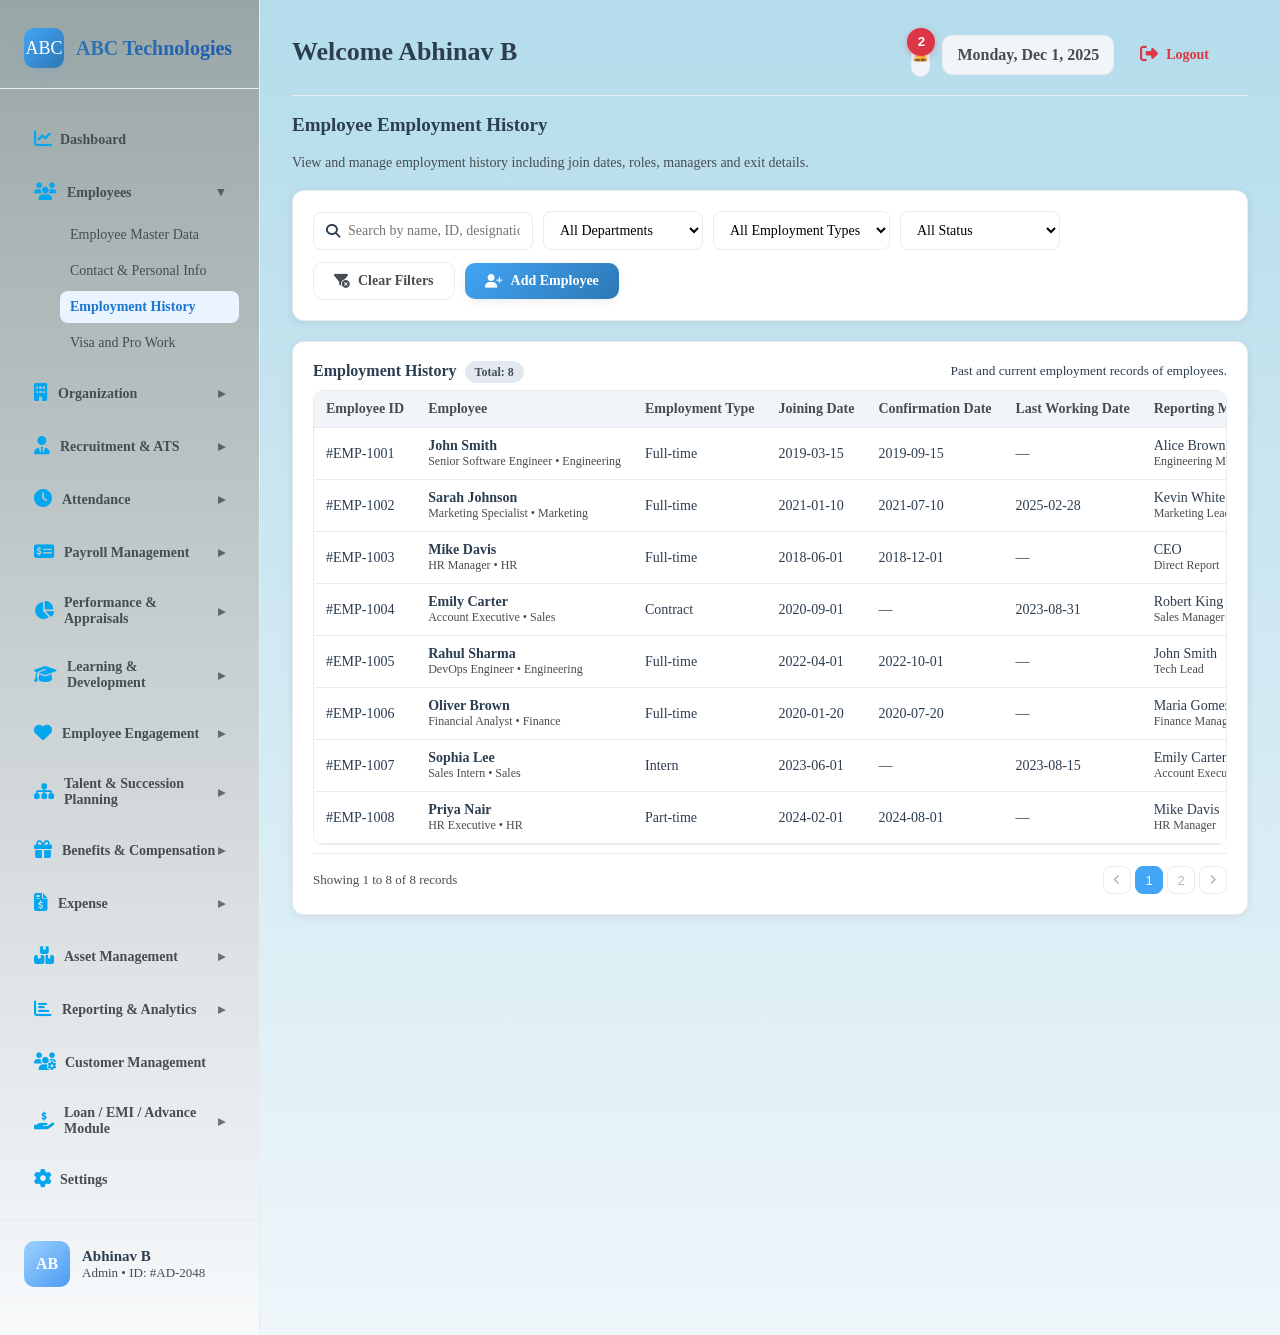
<file: employment_history.html>
<!doctype html>
<html lang="en">

<head>
    <meta charset="utf-8" />
    <title>HR Dashboard - Employee Employment History</title>
    <meta name="viewport" content="width=device-width,initial-scale=1" />
    <link rel="stylesheet" href="https://cdnjs.cloudflare.com/ajax/libs/font-awesome/6.5.0/css/all.min.css">
<link rel="stylesheet" href="static/style.css">
   
</head>

<body>
<div class="container">
    <aside class="sidebar" id="sidebar">
        <div class="logo-container">
            <a href="#" class="logo">
                <div class="logo-icon">ABC</div>
                <div class="logo-text">ABC Technologies</div>
            </a>
        </div>

        <ul class="nav-menu">
            <li class="nav-item">
                <a href="index.html" class="nav-link">
                    <span class="nav-icon"><i class="fa-solid fa-chart-line"></i></span>
                    Dashboard
                </a>
            </li>

            <li class="nav-item nav-has-submenu open">
                <button class="nav-toggle" aria-expanded="true">
                    <span class="nav-icon"><i class="fa-solid fa-users"></i></span>
                    <span class="nav-text">Employees</span>
                    <span class="nav-caret">▸</span>
                </button>
                <ul class="submenu" aria-hidden="false">
                    <li><a href="employee_master.html" class="submenu-link">Employee Master Data</a></li>
                    <li><a href="employee_contact_personal_info.html" class="submenu-link">Contact & Personal Info</a></li>
                    <li><a href="employment_history.html" class="submenu-link active-submenu">Employment History</a></li>
                    <li><a href="visa_pro_work.html" class="submenu-link">Visa and Pro Work</a></li>
                </ul>
            </li>

            <!-- Remaining sidebar exactly as your original (shortened for brevity) -->
            <li class="nav-item nav-has-submenu">
                <button class="nav-toggle">
                    <span class="nav-icon"><i class="fa-solid fa-building"></i></span>
                    <span class="nav-text">Organization</span>
                    <span class="nav-caret">▸</span>
                </button>
                <ul class="submenu" aria-hidden="true">
                    <li><a href="department_and_cost_ceneters.html" class="submenu-link">Departments & Cost Centers</a></li>
                    <li><a href="roles_and_permissions_listing.html" class="submenu-link">Roles & Permissions</a></li>
                    <li><a href="policies_listing.html" class="submenu-link">Policies</a></li>
                    <li><a class="submenu-link">Company Rules</a></li>
                    <li><a class="submenu-link">Compliance Documentation</a></li>
                </ul>
            </li>

            <li class="nav-item nav-has-submenu">
                    <button class="nav-toggle">
                        <span class="nav-icon"><i class="fa-solid fa-user-tie"></i></span>
                        <span class="nav-text">Recruitment & ATS</span>
                        <span class="nav-caret">▸</span>
                    </button>
                    <ul class="submenu" aria-hidden="true">
                        <li><a class="submenu-link">Job Management</a></li>
                        <li><a class="submenu-link">Candidate Management</a></li>
                        <li><a class="submenu-link">Interview Management</a></li>
                        <li><a class="submenu-link">Offer & Hiring</a></li>
                        <li><a class="submenu-link">Onboarding</a></li>
                        <li><a class="submenu-link">Offboarding</a></li>
                    </ul>
                </li>

                <li class="nav-item nav-has-submenu">
                    <button class="nav-toggle">
                        <span class="nav-icon"><i class="fa-solid fa-clock"></i></span>
                        <span class="nav-text">Attendance</span>
                        <span class="nav-caret">▸</span>
                    </button>
                    <ul class="submenu" aria-hidden="true">
                        <li><a class="submenu-link">Attendance</a></li>
                        <li><a class="submenu-link">Leave</a></li>
                        <li><a class="submenu-link">Timesheets</a></li>
                        <li><a class="submenu-link">Shift Management</a></li>
                    </ul>
                </li>

                <li class="nav-item nav-has-submenu">
                    <button class="nav-toggle">
                        <span class="nav-icon"><i class="fa-solid fa-money-check-dollar"></i></span>
                        <span class="nav-text">Payroll Management</span>
                        <span class="nav-caret">▸</span>
                    </button>
                    <ul class="submenu" aria-hidden="true">
                        <li><a class="submenu-link">Payroll Setup</a></li>
                        <li><a class="submenu-link">Payroll Processing</a></li>
                        <li><a class="submenu-link">Payroll Output</a></li>
                        <li><a class="submenu-link">Compliance</a></li>
                    </ul>
                </li>

                <li class="nav-item nav-has-submenu">
                    <button class="nav-toggle">
                        <span class="nav-icon"><i class="fa-solid fa-chart-pie"></i></span>
                        <span class="nav-text">Performance & Appraisals</span>
                        <span class="nav-caret">▸</span>
                    </button>
                    <ul class="submenu" aria-hidden="true">
                        <li><a class="submenu-link">Goal & KPI Management</a></li>
                        <li><a class="submenu-link">Assessment</a></li>
                        <li><a class="submenu-link">Appraisal Cycles</a></li>
                    </ul>
                </li>

                <li class="nav-item nav-has-submenu">
                    <button class="nav-toggle">
                        <span class="nav-icon"><i class="fa-solid fa-graduation-cap"></i></span>
                        <span class="nav-text">Learning & Development</span>
                        <span class="nav-caret">▸</span>
                    </button>
                    <ul class="submenu" aria-hidden="true">
                        <li><a class="submenu-link">Training Management</a></li>
                        <li><a class="submenu-link">e-Learning</a></li>
                        <li><a class="submenu-link">Skill Development</a></li>
                    </ul>
                </li>

                <li class="nav-item nav-has-submenu">
                    <button class="nav-toggle">
                        <span class="nav-icon"><i class="fa-solid fa-heart"></i></span>
                        <span class="nav-text">Employee Engagement</span>
                        <span class="nav-caret">▸</span>
                    </button>
                    <ul class="submenu" aria-hidden="true">
                        <li><a class="submenu-link">Surveys & Feedback</a></li>
                        <li><a class="submenu-link">Recognition</a></li>
                        <li><a class="submenu-link">Communication</a></li>
                    </ul>
                </li>

                <li class="nav-item nav-has-submenu">
                    <button class="nav-toggle">
                        <span class="nav-icon"><i class="fa-solid fa-sitemap"></i></span>
                        <span class="nav-text">Talent & Succession Planning</span>
                        <span class="nav-caret">▸</span>
                    </button>
                    <ul class="submenu" aria-hidden="true">
                        <li><a class="submenu-link">Competency Framework</a></li>
                        <li><a class="submenu-link">Succession Planning</a></li>
                    </ul>
                </li>

                <li class="nav-item nav-has-submenu">
                    <button class="nav-toggle">
                        <span class="nav-icon"><i class="fa-solid fa-gift"></i></span>
                        <span class="nav-text">Benefits & Compensation</span>
                        <span class="nav-caret">▸</span>
                    </button>
                    <ul class="submenu" aria-hidden="true">
                        <li><a class="submenu-link">Health & Insurance Plans</a></li>
                        <li><a class="submenu-link">Allowance Policies</a></li>
                        <li><a class="submenu-link">Bonus Planning</a></li>
                        <li><a class="submenu-link">Increment Budgeting</a></li>
                    </ul>
                </li>

                <li class="nav-item nav-has-submenu">
                    <button class="nav-toggle">
                        <span class="nav-icon"><i class="fa-solid fa-file-invoice-dollar"></i></span>
                        <span class="nav-text">Expense</span>
                        <span class="nav-caret">▸</span>
                    </button>
                    <ul class="submenu" aria-hidden="true">
                        <li><a class="submenu-link">Expense Category</a></li>
                        <li><a class="submenu-link">Expenses</a></li>
                        <li><a class="submenu-link">Expense Claims</a></li>
                    </ul>
                </li>

                <li class="nav-item nav-has-submenu">
                    <button class="nav-toggle">
                        <span class="nav-icon"><i class="fa-solid fa-boxes-stacked"></i></span>
                        <span class="nav-text">Asset Management</span>
                        <span class="nav-caret">▸</span>
                    </button>
                    <ul class="submenu" aria-hidden="true">
                        <li><a class="submenu-link">Fixed Assets</a></li>
                        <li><a class="submenu-link">Depreciation</a></li>
                    </ul>
                </li>

                <li class="nav-item nav-has-submenu">
                    <button class="nav-toggle">
                        <span class="nav-icon"><i class="fa-solid fa-chart-bar"></i></span>
                        <span class="nav-text">Reporting & Analytics</span>
                        <span class="nav-caret">▸</span>
                    </button>
                    <ul class="submenu" aria-hidden="true">
                        <li><a class="submenu-link">Attendance Reports</a></li>
                        <li><a class="submenu-link">Leave Trends</a></li>
                        <li><a class="submenu-link">Payroll Summary</a></li>
                        <li><a class="submenu-link">Employee Analytics</a></li>
                        <li><a class="submenu-link">Custom Reports</a></li>
                    </ul>
                </li>

                <li class="nav-item">
                    <a href="#" class="nav-link">
                        <span class="nav-icon"><i class="fa-solid fa-users-gear"></i></span>
                        Customer Management
                    </a>
                </li>

                <li class="nav-item nav-has-submenu">
                    <button class="nav-toggle">
                        <span class="nav-icon"><i class="fa-solid fa-hand-holding-dollar"></i></span>
                        <span class="nav-text">Loan / EMI / Advance Module</span>
                        <span class="nav-caret">▸</span>
                    </button>
                    <ul class="submenu" aria-hidden="true">
                        <li><a class="submenu-link">Employee Loan Request</a></li>
                        <li><a class="submenu-link">EMI Calculation</a></li>
                        <li><a class="submenu-link">EMI Auto Deduction</a></li>
                        <li><a class="submenu-link">Loan Balance Status</a></li>
                    </ul>
                </li>

                <li class="nav-item">
                    <a href="#" class="nav-link">
                        <span class="nav-icon"><i class="fa-solid fa-gear"></i></span>
                        Settings
                    </a>
                </li>

                <button id="logoutBtn" class="nav-link logout-btn-mob" type="button" title="Log out"
                    aria-label="Log out">
                    <span class="nav-icon"><i class="fa-solid fa-right-from-bracket"></i></span>
                    Logout
                </button>
        </ul>

        <div class="user-profile">
            <div class="user-avatar">AB</div>
            <div class="user-info">
                <h4>Abhinav B</h4>
                <p>Admin • ID: #AD-2048</p>
            </div>
        </div>
    </aside>

    <main class="main">
        <div class="header">
            <button class="menu-btn" id="menuBtn" aria-label="Open menu" aria-expanded="false">
                <i class="fa-solid fa-bars"></i>
            </button>

            <div class="page-title">
                <h1>Welcome Abhinav B</h1>
            </div>

            <div class="header-actions">
                <button class="notification-btn" title="Notifications">
                    🔔
                    <span class="notification-badge">2</span>
                </button>
                <div class="current-date">Monday, Dec 1, 2025</div>
                <button id="logoutBtnHeader" class="logout-btn" type="button" title="Log out" aria-label="Log out">
                    <span class="nav-icon"><i class="fa-solid fa-right-from-bracket"></i></span>
                    Logout
                </button>
            </div>
        </div>

        <div class="the_line"></div>

        <div class="page-title">
            <h3>Employee Employment History</h3>
            <p class="subtitle">
                View and manage employment history including join dates, roles, managers and exit details.
            </p>
        </div>

        <!-- FILTERS BAR -->
        <div class="filters-container">
            <div class="filters-left">
                <div class="search-input">
                    <i class="fa-solid fa-magnifying-glass"></i>
                    <input type="text" id="searchInput" placeholder="Search by name, ID, designation...">
                </div>

                <select id="filterDepartment" class="filter-select">
                    <option value="">All Departments</option>
                    <option value="Engineering">Engineering</option>
                    <option value="Marketing">Marketing</option>
                    <option value="HR">HR</option>
                    <option value="Sales">Sales</option>
                    <option value="Finance">Finance</option>
                </select>

                <select id="filterType" class="filter-select">
                    <option value="">All Employment Types</option>
                    <option value="Full-time">Full-time</option>
                    <option value="Part-time">Part-time</option>
                    <option value="Contract">Contract</option>
                    <option value="Intern">Intern</option>
                </select>

                <select id="filterStatus" class="filter-select">
                    <option value="">All Status</option>
                    <option value="Active">Active</option>
                    <option value="On Notice">On Notice</option>
                    <option value="Resigned">Resigned</option>
                    <option value="Terminated">Terminated</option>
                </select>
            </div>

            <div class="filters-right">
                <button class="btn btn-ghost" id="clearFiltersBtn">
                    <i class="fa-solid fa-filter-circle-xmark"></i>
                    Clear Filters
                </button>
                <button class="btn btn-primary" id="addEmploymentBtn">
                        <i class="fa-solid fa-user-plus"></i>
                        Add Employee
                </button>
            </div>
        </div>

        <!-- TABLE -->
        <div class="table-container">
            <div class="table-header-bar">
                <h4>Employment History
                    <span class="badge-pill" id="employeeCountBadge">Total: 8</span>
                </h4>
                <small>Past and current employment records of employees.</small>
            </div>

            <div class="data-table-wrapper">
                <table class="data-table" id="employeeTable">
                    <thead>
                    <tr>
                        <th>Employee ID</th>
                        <th>Employee</th>
                        <th>Employment Type</th>
                        <th>Joining Date</th>
                        <th>Confirmation Date</th>
                        <th>Last Working Date</th>
                        <th>Reporting Manager</th>
                        <th>Status</th>
                        <th>Actions</th>
                    </tr>
                    </thead>
                    <tbody>
                    <!-- SAMPLE ROWS -->
                    <tr data-department="Engineering" data-type="Full-time" data-status="Active">
                        <td>#EMP-1001</td>
                        <td>
                            <div class="emp-name">John Smith</div>
                            <div class="emp-sub">Senior Software Engineer • Engineering</div>
                        </td>
                        <td>Full-time</td>
                        <td>2019-03-15</td>
                        <td>2019-09-15</td>
                        <td>—</td>
                        <td>
                            <div>Alice Brown</div>
                            <div class="contact-sub">Engineering Manager</div>
                        </td>
                        <td><span style="color: var(--success); font-weight: 600;">Active</span></td>
                        <td>
                            <div class="table-actions">
                                <button class="icon-btn view" title="View Details">
                                    <i class="fa-solid fa-eye"></i>
                                </button>
                                <button class="icon-btn edit" title="Edit Employment">
                                    <i class="fa-solid fa-pen"></i>
                                </button>
                                <button class="icon-btn delete" title="Delete Employment Record">
                                    <i class="fa-solid fa-trash"></i>
                                </button>
                            </div>
                        </td>
                    </tr>

                    <tr data-department="Marketing" data-type="Full-time" data-status="On Notice">
                        <td>#EMP-1002</td>
                        <td>
                            <div class="emp-name">Sarah Johnson</div>
                            <div class="emp-sub">Marketing Specialist • Marketing</div>
                        </td>
                        <td>Full-time</td>
                        <td>2021-01-10</td>
                        <td>2021-07-10</td>
                        <td>2025-02-28</td>
                        <td>
                            <div>Kevin White</div>
                            <div class="contact-sub">Marketing Lead</div>
                        </td>
                        <td><span style="color:#c27c0e;font-weight:600;">On Notice</span></td>
                        <td>
                            <div class="table-actions">
                                <button class="icon-btn view" title="View Details">
                                    <i class="fa-solid fa-eye"></i>
                                </button>
                                <button class="icon-btn edit" title="Edit Employment">
                                    <i class="fa-solid fa-pen"></i>
                                </button>
                                <button class="icon-btn delete" title="Delete Employment Record">
                                    <i class="fa-solid fa-trash"></i>
                                </button>
                            </div>
                        </td>
                    </tr>

                    <tr data-department="HR" data-type="Full-time" data-status="Active">
                        <td>#EMP-1003</td>
                        <td>
                            <div class="emp-name">Mike Davis</div>
                            <div class="emp-sub">HR Manager • HR</div>
                        </td>
                        <td>Full-time</td>
                        <td>2018-06-01</td>
                        <td>2018-12-01</td>
                        <td>—</td>
                        <td>
                            <div>CEO</div>
                            <div class="contact-sub">Direct Report</div>
                        </td>
                        <td><span style="color: var(--success); font-weight: 600;">Active</span></td>
                        <td>
                            <div class="table-actions">
                                <button class="icon-btn view" title="View Details">
                                    <i class="fa-solid fa-eye"></i>
                                </button>
                                <button class="icon-btn edit" title="Edit Employment">
                                    <i class="fa-solid fa-pen"></i>
                                </button>
                                <button class="icon-btn delete" title="Delete Employment Record">
                                    <i class="fa-solid fa-trash"></i>
                                </button>
                            </div>
                        </td>
                    </tr>

                    <tr data-department="Sales" data-type="Contract" data-status="Resigned">
                        <td>#EMP-1004</td>
                        <td>
                            <div class="emp-name">Emily Carter</div>
                            <div class="emp-sub">Account Executive • Sales</div>
                        </td>
                        <td>Contract</td>
                        <td>2020-09-01</td>
                        <td>—</td>
                        <td>2023-08-31</td>
                        <td>
                            <div>Robert King</div>
                            <div class="contact-sub">Sales Manager</div>
                        </td>
                        <td><span style="color:#6b7280;font-weight:600;">Resigned</span></td>
                        <td>
                            <div class="table-actions">
                                <button class="icon-btn view" title="View Details">
                                    <i class="fa-solid fa-eye"></i>
                                </button>
                                <button class="icon-btn edit" title="Edit Employment">
                                    <i class="fa-solid fa-pen"></i>
                                </button>
                                <button class="icon-btn delete" title="Delete Employment Record">
                                    <i class="fa-solid fa-trash"></i>
                                </button>
                            </div>
                        </td>
                    </tr>

                    <tr data-department="Engineering" data-type="Remote" data-status="Active">
                        <td>#EMP-1005</td>
                        <td>
                            <div class="emp-name">Rahul Sharma</div>
                            <div class="emp-sub">DevOps Engineer • Engineering</div>
                        </td>
                        <td>Full-time</td>
                        <td>2022-04-01</td>
                        <td>2022-10-01</td>
                        <td>—</td>
                        <td>
                            <div>John Smith</div>
                            <div class="contact-sub">Tech Lead</div>
                        </td>
                        <td><span style="color: var(--success); font-weight: 600;">Active</span></td>
                        <td>
                            <div class="table-actions">
                                <button class="icon-btn view" title="View Details">
                                    <i class="fa-solid fa-eye"></i>
                                </button>
                                <button class="icon-btn edit" title="Edit Employment">
                                    <i class="fa-solid fa-pen"></i>
                                </button>
                                <button class="icon-btn delete" title="Delete Employment Record">
                                    <i class="fa-solid fa-trash"></i>
                                </button>
                            </div>
                        </td>
                    </tr>

                    <tr data-department="Finance" data-type="Full-time" data-status="Active">
                        <td>#EMP-1006</td>
                        <td>
                            <div class="emp-name">Oliver Brown</div>
                            <div class="emp-sub">Financial Analyst • Finance</div>
                        </td>
                        <td>Full-time</td>
                        <td>2020-01-20</td>
                        <td>2020-07-20</td>
                        <td>—</td>
                        <td>
                            <div>Maria Gomez</div>
                            <div class="contact-sub">Finance Manager</div>
                        </td>
                        <td><span style="color: var(--success); font-weight: 600;">Active</span></td>
                        <td>
                            <div class="table-actions">
                                <button class="icon-btn view" title="View Details">
                                    <i class="fa-solid fa-eye"></i>
                                </button>
                                <button class="icon-btn edit" title="Edit Employment">
                                    <i class="fa-solid fa-pen"></i>
                                </button>
                                <button class="icon-btn delete" title="Delete Employment Record">
                                    <i class="fa-solid fa-trash"></i>
                                </button>
                            </div>
                        </td>
                    </tr>

                    <tr data-department="Sales" data-type="Intern" data-status="Terminated">
                        <td>#EMP-1007</td>
                        <td>
                            <div class="emp-name">Sophia Lee</div>
                            <div class="emp-sub">Sales Intern • Sales</div>
                        </td>
                        <td>Intern</td>
                        <td>2023-06-01</td>
                        <td>—</td>
                        <td>2023-08-15</td>
                        <td>
                            <div>Emily Carter</div>
                            <div class="contact-sub">Account Executive</div>
                        </td>
                        <td><span style="color: var(--danger); font-weight: 600;">Terminated</span></td>
                        <td>
                            <div class="table-actions">
                                <button class="icon-btn view" title="View Details">
                                    <i class="fa-solid fa-eye"></i>
                                </button>
                                <button class="icon-btn edit" title="Edit Employment">
                                    <i class="fa-solid fa-pen"></i>
                                </button>
                                <button class="icon-btn delete" title="Delete Employment Record">
                                    <i class="fa-solid fa-trash"></i>
                                </button>
                            </div>
                        </td>
                    </tr>

                    <tr data-department="HR" data-type="Part-time" data-status="Active">
                        <td>#EMP-1008</td>
                        <td>
                            <div class="emp-name">Priya Nair</div>
                            <div class="emp-sub">HR Executive • HR</div>
                        </td>
                        <td>Part-time</td>
                        <td>2024-02-01</td>
                        <td>2024-08-01</td>
                        <td>—</td>
                        <td>
                            <div>Mike Davis</div>
                            <div class="contact-sub">HR Manager</div>
                        </td>
                        <td><span style="color: var(--success); font-weight: 600;">Active</span></td>
                        <td>
                            <div class="table-actions">
                                <button class="icon-btn view" title="View Details">
                                    <i class="fa-solid fa-eye"></i>
                                </button>
                                <button class="icon-btn edit" title="Edit Employment">
                                    <i class="fa-solid fa-pen"></i>
                                </button>
                                <button class="icon-btn delete" title="Delete Employment Record">
                                    <i class="fa-solid fa-trash"></i>
                                </button>
                            </div>
                        </td>
                    </tr>
                    </tbody>
                </table>
            </div>

            <div class="table-footer">
                <div id="tableInfo">Showing 1 to 8 of 8 records</div>
                <div class="pagination">
                    <button disabled title="Previous page">
                        <i class="fa-solid fa-angle-left"></i>
                    </button>
                    <button class="active-page">1</button>
                    <button disabled>2</button>
                    <button disabled title="Next page">
                        <i class="fa-solid fa-angle-right"></i>
                    </button>
                </div>
            </div>
        </div>
    </main>
</div>

<div id="sidebarOverlay" class="sidebar-overlay" tabindex="-1" aria-hidden="true"></div>

<script>
    (function () {
        const sidebarEl = document.getElementById('sidebar');
        const menuBtn = document.getElementById('menuBtn');
        const overlay = document.getElementById('sidebarOverlay');

        const toggles = document.querySelectorAll('.nav-toggle');
        toggles.forEach(btn => {
            const li = btn.closest('.nav-has-submenu');
            const submenu = li.querySelector('.submenu');

            btn.addEventListener('click', () => {
                const isOpen = li.classList.toggle('open');
                btn.setAttribute('aria-expanded', String(isOpen));
                submenu.setAttribute('aria-hidden', String(!isOpen));

                document.querySelectorAll('.nav-has-submenu').forEach(other => {
                    if (other !== li && other.classList.contains('open')) {
                        other.classList.remove('open');
                        const otherBtn = other.querySelector('.nav-toggle');
                        const otherSub = other.querySelector('.submenu');
                        if (otherBtn) otherBtn.setAttribute('aria-expanded', 'false');
                        if (otherSub) otherSub.setAttribute('aria-hidden', 'true');
                    }
                });
            });

            btn.addEventListener('keydown', (e) => {
                if (e.key === 'Enter' || e.key === ' ' || e.key === 'Spacebar') {
                    e.preventDefault();
                    btn.click();
                }
            });
        });

        function openMobileSidebar() {
            sidebarEl.classList.add('mobile-open', 'mobile-visible');
            overlay.classList.add('show');
            overlay.setAttribute('aria-hidden', 'false');
            if (menuBtn) menuBtn.setAttribute('aria-expanded', 'true');
        }

        function closeMobileSidebar() {
            sidebarEl.classList.remove('mobile-open', 'mobile-visible');
            overlay.classList.remove('show');
            overlay.setAttribute('aria-hidden', 'true');
            if (menuBtn) menuBtn.setAttribute('aria-expanded', 'false');
        }

        function handleResize() {
            if (window.innerWidth <= 900) {
                if (!sidebarEl.classList.contains('mobile-visible')) {
                    sidebarEl.style.transform = 'translateX(-110%)';
                } else {
                    sidebarEl.style.transform = 'translateX(0)';
                }
                sidebarEl.style.position = 'fixed';
                sidebarEl.style.height = '100vh';
                sidebarEl.style.top = '0';
                sidebarEl.style.left = '0';
                sidebarEl.style.zIndex = '40';
            } else {
                sidebarEl.style.transform = '';
                sidebarEl.style.position = '';
                sidebarEl.style.height = '';
                sidebarEl.style.top = '';
                sidebarEl.style.left = '';
                sidebarEl.style.zIndex = '';
                overlay.classList.remove('show');
                overlay.setAttribute('aria-hidden', 'true');
                if (menuBtn) menuBtn.setAttribute('aria-expanded', 'false');
                sidebarEl.classList.remove('mobile-visible');
            }
        }

        window.addEventListener('resize', handleResize);
        handleResize();

        if (menuBtn) {
            menuBtn.addEventListener('click', () => {
                const expanded = menuBtn.getAttribute('aria-expanded') === 'true';
                if (expanded) {
                    closeMobileSidebar();
                } else {
                    openMobileSidebar();
                }
            });
        }

        overlay.addEventListener('click', () => {
            closeMobileSidebar();
        });

        document.addEventListener('keydown', (e) => {
            if (e.key === 'Escape' || e.key === 'Esc') {
                if (overlay.classList.contains('show')) {
                    closeMobileSidebar();
                }
            }
        });
    })();

    // Employment History filters
    const searchInput = document.getElementById('searchInput');
    const filterDepartment = document.getElementById('filterDepartment');
    const filterType = document.getElementById('filterType');
    const filterStatus = document.getElementById('filterStatus');
    const employeeTable = document.getElementById('employeeTable');
    const employeeCountBadge = document.getElementById('employeeCountBadge');
    const tableInfo = document.getElementById('tableInfo');
    const clearFiltersBtn = document.getElementById('clearFiltersBtn');

    function applyFilters() {
        const rows = employeeTable.querySelectorAll('tbody tr');
        const searchTerm = searchInput.value.trim().toLowerCase();
        const deptFilter = filterDepartment.value;
        const typeFilter = filterType.value;
        const statusFilter = filterStatus.value;

        let visibleCount = 0;

        rows.forEach(row => {
            const rowText = row.textContent.toLowerCase();
            const rowDept = row.getAttribute('data-department');
            const rowType = row.getAttribute('data-type');
            const rowStatus = row.getAttribute('data-status');

            const matchesSearch = !searchTerm || rowText.includes(searchTerm);
            const matchesDept = !deptFilter || rowDept === deptFilter;
            const matchesType = !typeFilter || rowType === typeFilter;
            const matchesStatus = !statusFilter || rowStatus === statusFilter;

            if (matchesSearch && matchesDept && matchesType && matchesStatus) {
                row.style.display = '';
                visibleCount++;
            } else {
                row.style.display = 'none';
            }
        });

        employeeCountBadge.textContent = 'Total: ' + visibleCount;
        tableInfo.textContent = `Showing 1 to ${visibleCount} of ${employeeTable.querySelectorAll('tbody tr').length} records`;
    }

    if (searchInput) searchInput.addEventListener('input', applyFilters);
    if (filterDepartment) filterDepartment.addEventListener('change', applyFilters);
    if (filterType) filterType.addEventListener('change', applyFilters);
    if (filterStatus) filterStatus.addEventListener('change', applyFilters);

    if (clearFiltersBtn) {
        clearFiltersBtn.addEventListener('click', () => {
            searchInput.value = '';
            filterDepartment.value = '';
            filterType.value = '';
            filterStatus.value = '';
            applyFilters();
        });
    }

    const addEmploymentBtn = document.getElementById('addEmploymentBtn');
    if (addEmploymentBtn) {
        addEmploymentBtn.addEventListener('click', () => {
            // Replace with your actual Employment History form page
            window.location.href = 'add_employee.html';
        });
    }

    // Initial count
    applyFilters();
</script>
</body>
</html>
</file>
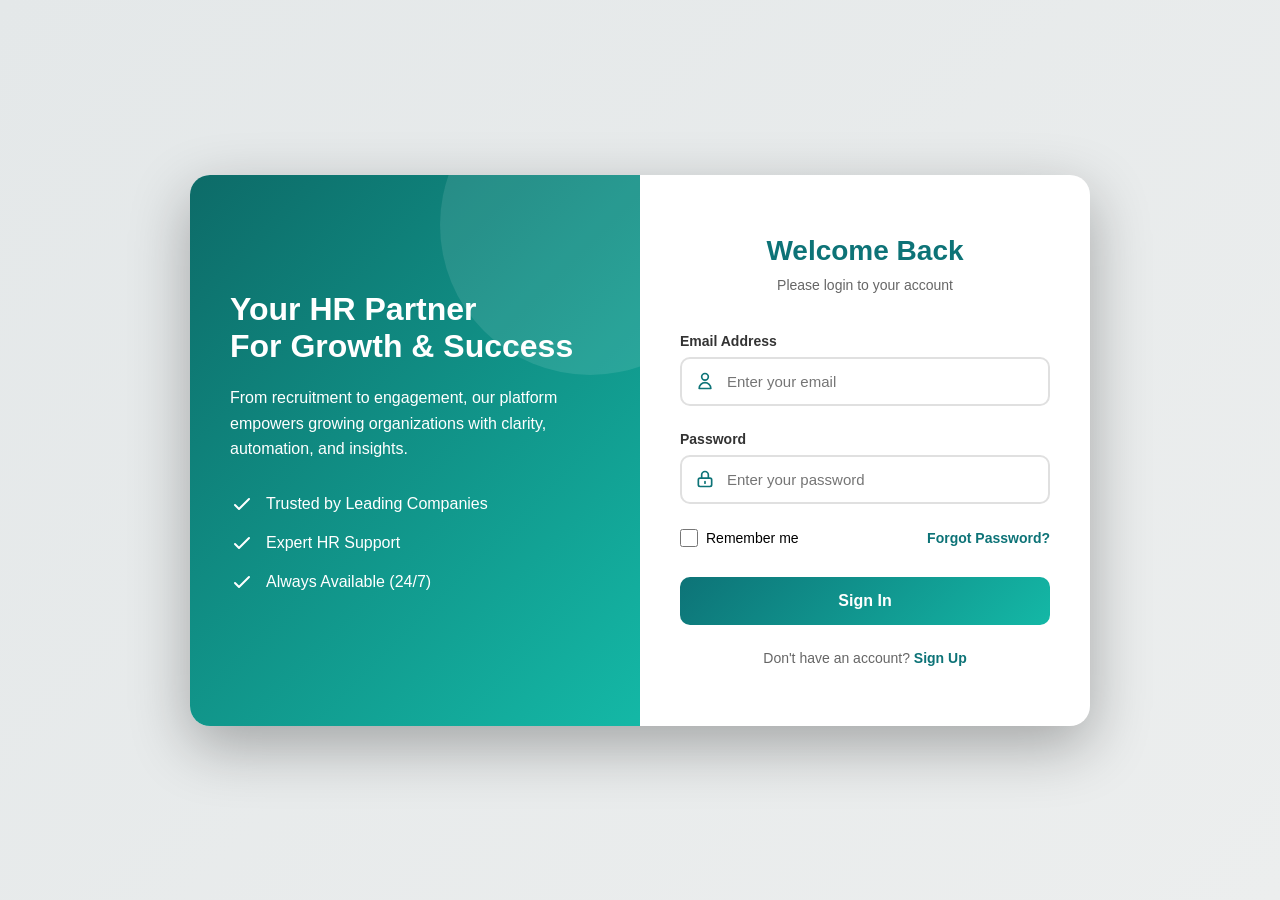
<file: login.html>
<!DOCTYPE html>
<html lang="en">
<head>
    <meta charset="UTF-8">
    <meta name="viewport" content="width=device-width, initial-scale=1.0">
    <title>HR Partner - Login</title>
    <style>
        * {
            margin: 0;
            padding: 0;
            box-sizing: border-box;
        }

        body {
            font-family: 'Segoe UI', Tahoma, Geneva, Verdana, sans-serif;
            background: linear-gradient(135deg, #e4e8e9 0%, #eceeee 100%);
            min-height: 100vh;
            display: flex;
            align-items: center;
            justify-content: center;
            padding: 20px;
        }

        .login-container {
            background: white;
            border-radius: 20px;
            box-shadow: 0 20px 60px rgba(0, 0, 0, 0.3);
            overflow: hidden;
            width: 100%;
            max-width: 900px;
            display: flex;
            animation: slideUp 0.6s ease-out;
        }

        @keyframes slideUp {
            from {
                opacity: 0;
                transform: translateY(30px);
            }
            to {
                opacity: 1;
                transform: translateY(0);
            }
        }

        .login-left {
            flex: 1;
            background: linear-gradient(135deg, #0d6b68 0%, #14b8a6 100%);
            padding: 60px 40px;
            color: white;
            display: flex;
            flex-direction: column;
            justify-content: center;
            position: relative;
            overflow: hidden;
        }

        .login-left::before {
            content: '';
            position: absolute;
            width: 300px;
            height: 300px;
            background: rgba(255, 255, 255, 0.1);
            border-radius: 50%;
            top: -100px;
            right: -100px;
            animation: pulse 4s ease-in-out infinite;
        }

        @keyframes pulse {
            0%, 100% {
                transform: scale(1);
                opacity: 0.5;
            }
            50% {
                transform: scale(1.1);
                opacity: 0.3;
            }
        }

        .login-left h1 {
            font-size: 32px;
            margin-bottom: 20px;
            position: relative;
            z-index: 1;
        }

        .login-left p {
            font-size: 16px;
            line-height: 1.6;
            margin-bottom: 30px;
            position: relative;
            z-index: 1;
        }

        .features {
            position: relative;
            z-index: 1;
        }

        .feature-item {
            display: flex;
            align-items: center;
            margin-bottom: 15px;
            animation: fadeInLeft 0.6s ease-out backwards;
        }

        .feature-item:nth-child(1) { animation-delay: 0.2s; }
        .feature-item:nth-child(2) { animation-delay: 0.3s; }
        .feature-item:nth-child(3) { animation-delay: 0.4s; }

        @keyframes fadeInLeft {
            from {
                opacity: 0;
                transform: translateX(-20px);
            }
            to {
                opacity: 1;
                transform: translateX(0);
            }
        }

        .feature-item svg {
            width: 24px;
            height: 24px;
            margin-right: 12px;
            flex-shrink: 0;
        }

        .login-right {
            flex: 1;
            padding: 60px 40px;
        }

        .login-header {
            text-align: center;
            margin-bottom: 40px;
        }

        .login-header h2 {
            color: #0d7377;
            font-size: 28px;
            margin-bottom: 10px;
        }

        .login-header p {
            color: #666;
            font-size: 14px;
        }

        .input-group {
            margin-bottom: 25px;
            animation: fadeIn 0.6s ease-out backwards;
        }

        .input-group:nth-child(1) { animation-delay: 0.3s; }
        .input-group:nth-child(2) { animation-delay: 0.4s; }

        @keyframes fadeIn {
            from {
                opacity: 0;
            }
            to {
                opacity: 1;
            }
        }

        .input-group label {
            display: block;
            color: #333;
            font-size: 14px;
            font-weight: 600;
            margin-bottom: 8px;
        }

        .input-wrapper {
            position: relative;
        }

        .input-wrapper svg {
            position: absolute;
            left: 15px;
            top: 50%;
            transform: translateY(-50%);
            width: 20px;
            height: 20px;
            color: #0d7377;
            transition: color 0.3s;
        }

        .input-wrapper input {
            width: 100%;
            padding: 14px 15px 14px 45px;
            border: 2px solid #e0e0e0;
            border-radius: 10px;
            font-size: 15px;
            transition: all 0.3s;
            outline: none;
        }

        .input-wrapper input:focus {
            border-color: #0d7377;
            box-shadow: 0 0 0 3px rgba(13, 115, 119, 0.1);
        }

        .input-wrapper input:focus + svg {
            color: #14b8a6;
        }

        .options {
            display: flex;
            justify-content: space-between;
            align-items: center;
            margin-bottom: 30px;
            font-size: 14px;
        }

        .remember-me {
            display: flex;
            align-items: center;
            cursor: pointer;
        }

        .remember-me input[type="checkbox"] {
            width: 18px;
            height: 18px;
            margin-right: 8px;
            cursor: pointer;
            accent-color: #0d7377;
        }

        .forgot-password {
            color: #0d7377;
            text-decoration: none;
            font-weight: 600;
            transition: color 0.3s;
        }

        .forgot-password:hover {
            color: #14b8a6;
        }

        .login-btn {
            width: 100%;
            padding: 15px;
            background: linear-gradient(135deg, #0d7377 0%, #14b8a6 100%);
            color: white;
            border: none;
            border-radius: 10px;
            font-size: 16px;
            font-weight: 600;
            cursor: pointer;
            transition: all 0.3s;
            animation: fadeIn 0.6s ease-out 0.5s backwards;
        }

        .login-btn:hover {
            transform: translateY(-2px);
            box-shadow: 0 10px 25px rgba(13, 115, 119, 0.3);
        }

        .login-btn:active {
            transform: translateY(0);
        }

        .divider {
            text-align: center;
            margin: 30px 0;
            position: relative;
            animation: fadeIn 0.6s ease-out 0.6s backwards;
        }

        .divider::before,
        .divider::after {
            content: '';
            position: absolute;
            top: 50%;
            width: 40%;
            height: 1px;
            background: #e0e0e0;
        }

        .divider::before { left: 0; }
        .divider::after { right: 0; }

        .divider span {
            background: white;
            padding: 0 15px;
            color: #999;
            font-size: 14px;
        }

        .social-login {
            display: flex;
            gap: 15px;
            animation: fadeIn 0.6s ease-out 0.7s backwards;
        }

        .social-btn {
            flex: 1;
            padding: 12px;
            border: 2px solid #e0e0e0;
            border-radius: 10px;
            background: white;
            cursor: pointer;
            transition: all 0.3s;
            display: flex;
            align-items: center;
            justify-content: center;
        }

        .social-btn:hover {
            border-color: #0d7377;
            transform: translateY(-2px);
        }

        .social-btn svg {
            width: 24px;
            height: 24px;
        }

        .signup-link {
            text-align: center;
            margin-top: 25px;
            font-size: 14px;
            color: #666;
            animation: fadeIn 0.6s ease-out 0.8s backwards;
        }

        .signup-link a {
            color: #0d7377;
            font-weight: 600;
            text-decoration: none;
            transition: color 0.3s;
        }

        .signup-link a:hover {
            color: #14b8a6;
        }

        @media (max-width: 768px) {
            .login-container {
                flex-direction: column;
            }

            .login-left {
                padding: 40px 30px;
            }

            .login-right {
                padding: 40px 30px;
            }
        }
    </style>
</head>
<body>
    <div class="login-container">
        <div class="login-left">
            <h1>Your HR Partner<br>For Growth & Success</h1>
            <p>From recruitment to engagement, our platform empowers growing organizations with clarity, automation, and insights.</p>
            <div class="features">
                <div class="feature-item">
                    <svg fill="none" stroke="currentColor" viewBox="0 0 24 24">
                        <path stroke-linecap="round" stroke-linejoin="round" stroke-width="2" d="M5 13l4 4L19 7"></path>
                    </svg>
                    <span>Trusted by Leading Companies</span>
                </div>
                <div class="feature-item">
                    <svg fill="none" stroke="currentColor" viewBox="0 0 24 24">
                        <path stroke-linecap="round" stroke-linejoin="round" stroke-width="2" d="M5 13l4 4L19 7"></path>
                    </svg>
                    <span>Expert HR Support</span>
                </div>
                <div class="feature-item">
                    <svg fill="none" stroke="currentColor" viewBox="0 0 24 24">
                        <path stroke-linecap="round" stroke-linejoin="round" stroke-width="2" d="M5 13l4 4L19 7"></path>
                    </svg>
                    <span>Always Available (24/7)</span>
                </div>
            </div>
        </div>

        <div class="login-right">
            <div class="login-header">
                <h2>Welcome Back</h2>
                <p>Please login to your account</p>
            </div>

            <form>
                <div class="input-group">
                    <label for="email">Email Address</label>
                    <div class="input-wrapper">
                        <input type="email" id="email" placeholder="Enter your email" required>
                        <svg fill="none" stroke="currentColor" viewBox="0 0 24 24">
                            <path stroke-linecap="round" stroke-linejoin="round" stroke-width="2" d="M16 7a4 4 0 11-8 0 4 4 0 018 0zM12 14a7 7 0 00-7 7h14a7 7 0 00-7-7z"></path>
                        </svg>
                    </div>
                </div>

                <div class="input-group">
                    <label for="password">Password</label>
                    <div class="input-wrapper">
                        <input type="password" id="password" placeholder="Enter your password" required>
                        <svg fill="none" stroke="currentColor" viewBox="0 0 24 24">
                            <path stroke-linecap="round" stroke-linejoin="round" stroke-width="2" d="M12 15v2m-6 4h12a2 2 0 002-2v-6a2 2 0 00-2-2H6a2 2 0 00-2 2v6a2 2 0 002 2zm10-10V7a4 4 0 00-8 0v4h8z"></path>
                        </svg>
                    </div>
                </div>

                <div class="options">
                    <label class="remember-me">
                        <input type="checkbox">
                        <span>Remember me</span>
                    </label>
                    <a href="#" class="forgot-password">Forgot Password?</a>
                </div>

                <button type="submit" class="login-btn">Sign In</button>
            </form>

            <div class="signup-link">
                Don't have an account? <a href="#">Sign Up</a>
            </div>
        </div>
    </div>
</body>
</html>
</file>
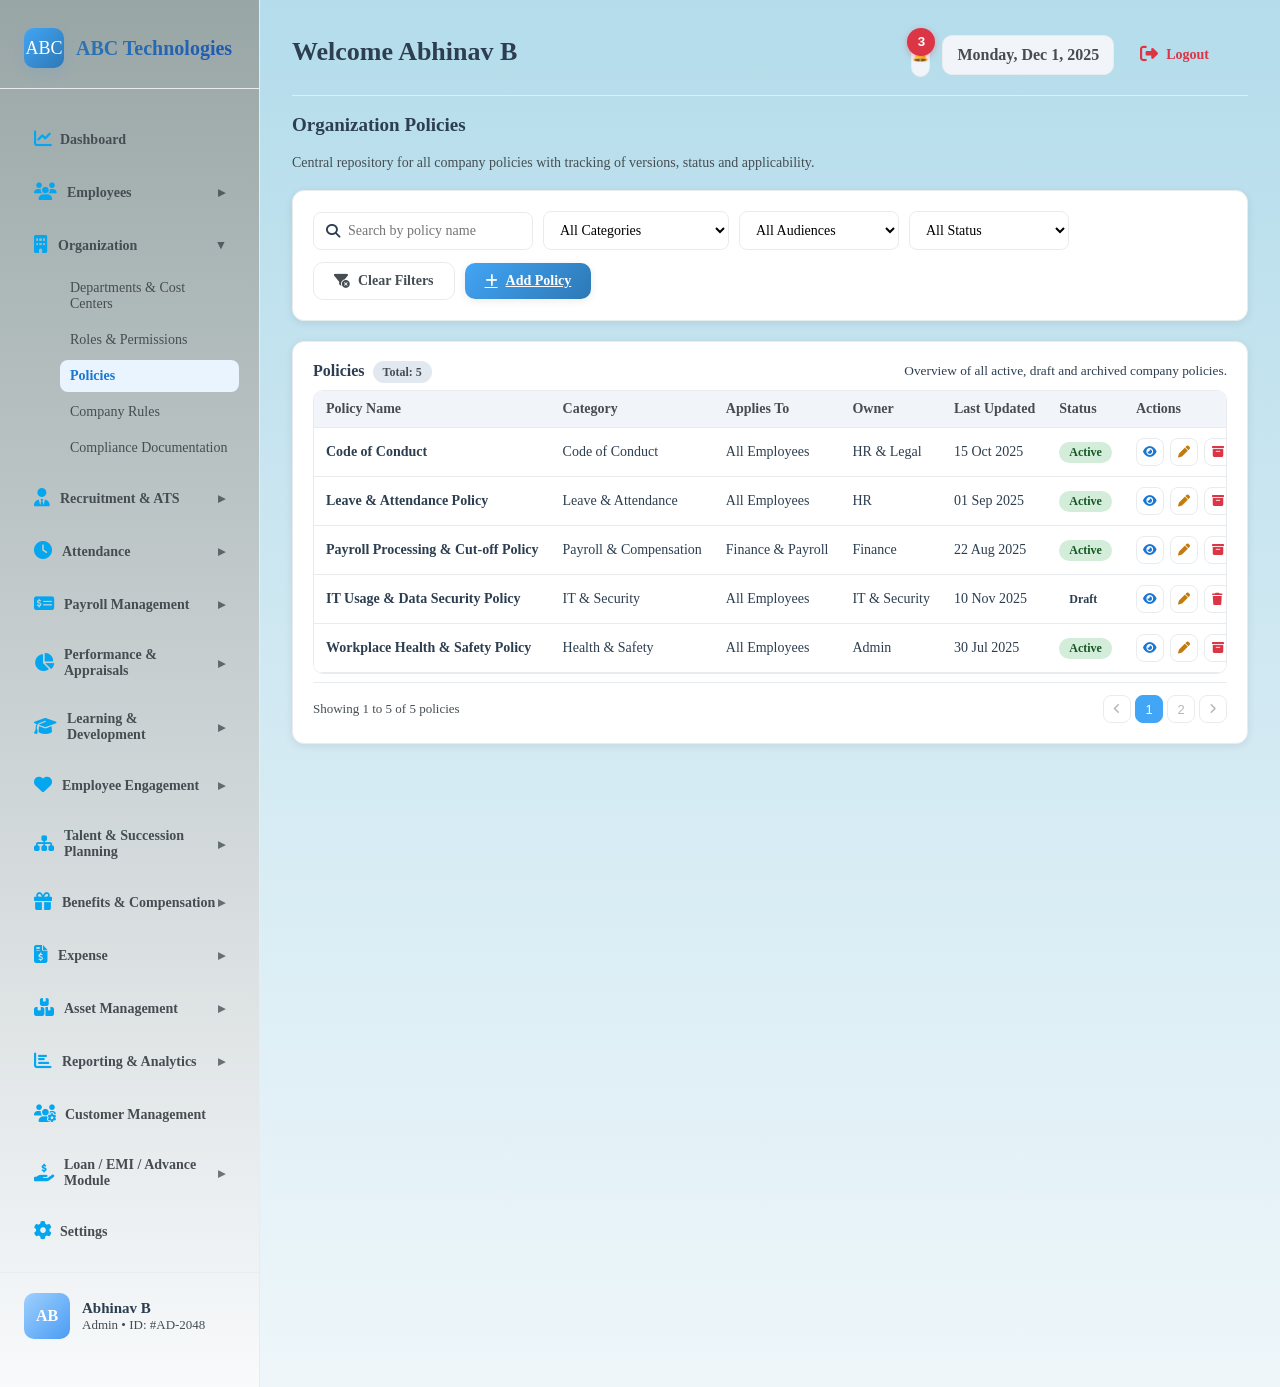
<file: policies_listing.html>
<!doctype html>
<html lang="en">

<head>
    <meta charset="utf-8" />
    <title>HR Dashboard - Organization Policies</title>
    <meta name="viewport" content="width=device-width,initial-scale=1" />
    <link rel="stylesheet"
          href="https://cdnjs.cloudflare.com/ajax/libs/font-awesome/6.5.0/css/all.min.css">

    <link rel="stylesheet" href="static/style.css">
</head>

<body>
<div class="container">
    <aside class="sidebar" id="sidebar">
        <div class="logo-container">
            <a href="#" class="logo">
                <div class="logo-icon">ABC</div>
                <div class="logo-text">ABC Technologies</div>
            </a>
        </div>

        <ul class="nav-menu">
            <li class="nav-item">
                <a href="index.html" class="nav-link">
                    <span class="nav-icon"><i class="fa-solid fa-chart-line"></i></span>
                    Dashboard
                </a>
            </li>

            <li class="nav-item nav-has-submenu">
                <button class="nav-toggle">
                    <span class="nav-icon"><i class="fa-solid fa-users"></i></span>
                    <span class="nav-text">Employees</span>
                    <span class="nav-caret">▸</span>
                </button>
                <ul class="submenu" aria-hidden="true">
                    <li><a href="employee_master.html" class="submenu-link">Employee Master Data</a></li>
                    <li><a href="employee_contact_personal_info.html" class="submenu-link">Contact & Personal Info</a></li>
                    <li><a href="employment_history.html" class="submenu-link">Employment History</a></li>
                    <li><a href="visa_pro_work.html" class="submenu-link">Visa and Pro Work</a></li>
                </ul>
            </li>

            <!-- Organization (active) -->
            <li class="nav-item nav-has-submenu open">
                <button class="nav-toggle" aria-expanded="true">
                    <span class="nav-icon"><i class="fa-solid fa-building"></i></span>
                    <span class="nav-text">Organization</span>
                    <span class="nav-caret">▸</span>
                </button>
                <ul class="submenu" aria-hidden="false">
                    <li><a href="department_and_cost_ceneters.html" class="submenu-link">Departments & Cost Centers</a></li>
                    <li><a href="roles_and_permissions_listing.html" class="submenu-link">Roles & Permissions</a></li>
                    <li><a href="policies_listing.html" class="submenu-link active-submenu">Policies</a></li>
                    <li><a class="submenu-link">Company Rules</a></li>
                    <li><a class="submenu-link">Compliance Documentation</a></li>
                </ul>
            </li>

            <li class="nav-item nav-has-submenu">
                <button class="nav-toggle">
                    <span class="nav-icon"><i class="fa-solid fa-user-tie"></i></span>
                    <span class="nav-text">Recruitment & ATS</span>
                    <span class="nav-caret">▸</span>
                </button>
                <ul class="submenu" aria-hidden="true">
                    <li><a class="submenu-link">Job Management</a></li>
                    <li><a class="submenu-link">Candidate Management</a></li>
                    <li><a class="submenu-link">Interview Management</a></li>
                    <li><a class="submenu-link">Offer & Hiring</a></li>
                    <li><a class="submenu-link">Onboarding</a></li>
                    <li><a class="submenu-link">Offboarding</a></li>
                </ul>
            </li>

            <li class="nav-item nav-has-submenu">
                <button class="nav-toggle">
                    <span class="nav-icon"><i class="fa-solid fa-clock"></i></span>
                    <span class="nav-text">Attendance</span>
                    <span class="nav-caret">▸</span>
                </button>
                <ul class="submenu" aria-hidden="true">
                    <li><a class="submenu-link">Attendance</a></li>
                    <li><a class="submenu-link">Leave</a></li>
                    <li><a class="submenu-link">Timesheets</a></li>
                    <li><a class="submenu-link">Shift Management</a></li>
                </ul>
            </li>

            <li class="nav-item nav-has-submenu">
                <button class="nav-toggle">
                    <span class="nav-icon"><i class="fa-solid fa-money-check-dollar"></i></span>
                    <span class="nav-text">Payroll Management</span>
                    <span class="nav-caret">▸</span>
                </button>
                <ul class="submenu" aria-hidden="true">
                    <li><a class="submenu-link">Payroll Setup</a></li>
                    <li><a class="submenu-link">Payroll Processing</a></li>
                    <li><a class="submenu-link">Payroll Output</a></li>
                    <li><a class="submenu-link">Compliance</a></li>
                </ul>
            </li>

            <li class="nav-item nav-has-submenu">
                <button class="nav-toggle">
                    <span class="nav-icon"><i class="fa-solid fa-chart-pie"></i></span>
                    <span class="nav-text">Performance & Appraisals</span>
                    <span class="nav-caret">▸</span>
                </button>
                <ul class="submenu" aria-hidden="true">
                    <li><a class="submenu-link">Goal & KPI Management</a></li>
                    <li><a class="submenu-link">Assessment</a></li>
                    <li><a class="submenu-link">Appraisal Cycles</a></li>
                </ul>
            </li>

            <li class="nav-item nav-has-submenu">
                <button class="nav-toggle">
                    <span class="nav-icon"><i class="fa-solid fa-graduation-cap"></i></span>
                    <span class="nav-text">Learning & Development</span>
                    <span class="nav-caret">▸</span>
                </button>
                <ul class="submenu" aria-hidden="true">
                    <li><a class="submenu-link">Training Management</a></li>
                    <li><a class="submenu-link">e-Learning</a></li>
                    <li><a class="submenu-link">Skill Development</a></li>
                </ul>
            </li>

            <li class="nav-item nav-has-submenu">
                <button class="nav-toggle">
                    <span class="nav-icon"><i class="fa-solid fa-heart"></i></span>
                    <span class="nav-text">Employee Engagement</span>
                    <span class="nav-caret">▸</span>
                </button>
                <ul class="submenu" aria-hidden="true">
                    <li><a class="submenu-link">Surveys & Feedback</a></li>
                    <li><a class="submenu-link">Recognition</a></li>
                    <li><a class="submenu-link">Communication</a></li>
                </ul>
            </li>

            <li class="nav-item nav-has-submenu">
                <button class="nav-toggle">
                    <span class="nav-icon"><i class="fa-solid fa-sitemap"></i></span>
                    <span class="nav-text">Talent & Succession Planning</span>
                    <span class="nav-caret">▸</span>
                </button>
                <ul class="submenu" aria-hidden="true">
                    <li><a class="submenu-link">Competency Framework</a></li>
                    <li><a class="submenu-link">Succession Planning</a></li>
                </ul>
            </li>

            <li class="nav-item nav-has-submenu">
                <button class="nav-toggle">
                    <span class="nav-icon"><i class="fa-solid fa-gift"></i></span>
                    <span class="nav-text">Benefits & Compensation</span>
                    <span class="nav-caret">▸</span>
                </button>
                <ul class="submenu" aria-hidden="true">
                    <li><a class="submenu-link">Health & Insurance Plans</a></li>
                    <li><a class="submenu-link">Allowance Policies</a></li>
                    <li><a class="submenu-link">Bonus Planning</a></li>
                    <li><a class="submenu-link">Increment Budgeting</a></li>
                </ul>
            </li>

            <li class="nav-item nav-has-submenu">
                <button class="nav-toggle">
                    <span class="nav-icon"><i class="fa-solid fa-file-invoice-dollar"></i></span>
                    <span class="nav-text">Expense</span>
                    <span class="nav-caret">▸</span>
                </button>
                <ul class="submenu" aria-hidden="true">
                    <li><a class="submenu-link">Expense Category</a></li>
                    <li><a class="submenu-link">Expenses</a></li>
                    <li><a class="submenu-link">Expense Claims</a></li>
                </ul>
            </li>

            <li class="nav-item nav-has-submenu">
                <button class="nav-toggle">
                    <span class="nav-icon"><i class="fa-solid fa-boxes-stacked"></i></span>
                    <span class="nav-text">Asset Management</span>
                    <span class="nav-caret">▸</span>
                </button>
                <ul class="submenu" aria-hidden="true">
                    <li><a class="submenu-link">Fixed Assets</a></li>
                    <li><a class="submenu-link">Depreciation</a></li>
                </ul>
            </li>

            <li class="nav-item nav-has-submenu">
                <button class="nav-toggle">
                    <span class="nav-icon"><i class="fa-solid fa-chart-bar"></i></span>
                    <span class="nav-text">Reporting & Analytics</span>
                    <span class="nav-caret">▸</span>
                </button>
                <ul class="submenu" aria-hidden="true">
                    <li><a class="submenu-link">Attendance Reports</a></li>
                    <li><a class="submenu-link">Leave Trends</a></li>
                    <li><a class="submenu-link">Payroll Summary</a></li>
                    <li><a class="submenu-link">Employee Analytics</a></li>
                    <li><a class="submenu-link">Custom Reports</a></li>
                </ul>
            </li>

            <li class="nav-item">
                <a href="#" class="nav-link">
                    <span class="nav-icon"><i class="fa-solid fa-users-gear"></i></span>
                    Customer Management
                </a>
            </li>

            <li class="nav-item nav-has-submenu">
                <button class="nav-toggle">
                    <span class="nav-icon"><i class="fa-solid fa-hand-holding-dollar"></i></span>
                    <span class="nav-text">Loan / EMI / Advance Module</span>
                    <span class="nav-caret">▸</span>
                </button>
                <ul class="submenu" aria-hidden="true">
                    <li><a class="submenu-link">Employee Loan Request</a></li>
                    <li><a class="submenu-link">EMI Calculation</a></li>
                    <li><a class="submenu-link">EMI Auto Deduction</a></li>
                    <li><a class="submenu-link">Loan Balance Status</a></li>
                </ul>
            </li>

            <li class="nav-item">
                <a href="#" class="nav-link">
                    <span class="nav-icon"><i class="fa-solid fa-gear"></i></span>
                    Settings
                </a>
            </li>

            <button id="logoutBtn" class="nav-link logout-btn-mob" type="button" title="Log out"
                    aria-label="Log out">
                <span class="nav-icon"><i class="fa-solid fa-right-from-bracket"></i></span>
                Logout
            </button>
        </ul>

        <div class="user-profile">
            <div class="user-avatar">AB</div>
            <div class="user-info">
                <h4>Abhinav B</h4>
                <p>Admin • ID: #AD-2048</p>
            </div>
        </div>
    </aside>

    <main class="main">
        <div class="header">
            <button class="menu-btn" id="menuBtn" aria-label="Open menu" aria-expanded="false">
                <i class="fa-solid fa-bars"></i>
            </button>

            <div class="page-title">
                <h1>Welcome Abhinav B</h1>
            </div>

            <div class="header-actions">
                <button class="notification-btn" title="Notifications">
                    🔔
                    <span class="notification-badge">3</span>
                </button>
                <div class="current-date">Monday, Dec 1, 2025</div>
                <button id="logoutBtnHeader" class="logout-btn" type="button">
                    <span class="nav-icon"><i class="fa-solid fa-right-from-bracket"></i></span>
                    Logout
                </button>
            </div>
        </div>

        <div class="the_line"></div>

        <div class="page-title">
            <h3>Organization Policies</h3>
            <p class="subtitle">
                Central repository for all company policies with tracking of versions, status and applicability.
            </p>
        </div>

        <!-- FILTERS BAR -->
        <div class="filters-container">
            <div class="filters-left">
                <div class="search-input">
                    <i class="fa-solid fa-magnifying-glass"></i>
                    <input type="text" id="searchPolicy"
                           placeholder="Search by policy name">
                </div>

                <select id="filterCategory" class="filter-select">
                    <option value="">All Categories</option>
                    <option value="HR & People">HR &amp; People</option>
                    <option value="Leave & Attendance">Leave &amp; Attendance</option>
                    <option value="Payroll & Compensation">Payroll &amp; Compensation</option>
                    <option value="IT & Security">IT &amp; Security</option>
                    <option value="Code of Conduct">Code of Conduct</option>
                    <option value="Health & Safety">Health &amp; Safety</option>
                </select>

                <select id="filterAudience" class="filter-select">
                    <option value="">All Audiences</option>
                    <option value="All Employees">All Employees</option>
                    <option value="Managers Only">Managers Only</option>
                    <option value="HR & Admin">HR &amp; Admin</option>
                    <option value="Finance & Payroll">Finance &amp; Payroll</option>
                </select>

                <select id="filterStatus" class="filter-select">
                    <option value="">All Status</option>
                    <option value="Active">Active</option>
                    <option value="Draft">Draft</option>
                    <option value="Archived">Archived</option>
                </select>
            </div>

            <div class="filters-right">
                <button class="btn btn-ghost" id="clearPolicyFilters">
                    <i class="fa-solid fa-filter-circle-xmark"></i>
                    Clear Filters
                </button>
                <a href="add_policy.html" class="btn btn-primary" id="addPolicyBtn">
                    <i class="fa-solid fa-plus"></i>
                    Add Policy
                </a>
            </div>
        </div>

        <!-- POLICIES TABLE -->
        <div class="table-container">
            <div class="table-header-bar">
                <h4>Policies
                    <span class="badge-pill" id="policyCountBadge">Total: 6</span>
                </h4>
                <small>Overview of all active, draft and archived company policies.</small>
            </div>

            <div class="data-table-wrapper">
                <table class="data-table" id="policyTable">
                    <thead>
                    <tr>
                        <th>Policy Name</th>
                        <th>Category</th>
                        <th>Applies To</th>
                        <th>Owner</th>
                        <th>Last Updated</th>
                        <th>Status</th>
                        <th>Actions</th>
                    </tr>
                    </thead>
                    <tbody>
                    <!-- SAMPLE POLICIES -->

                    <tr data-category="Code of Conduct"
                        data-audience="All Employees"
                        data-status="Active">
                        <td>
                            <div class="emp-name">Code of Conduct</div>
                        </td>
                        <td>Code of Conduct</td>
                        <td>All Employees</td>
                        <td>HR &amp; Legal</td>
                        <td>15 Oct 2025</td>
                        <td><span class="status-pill status-active">Active</span></td>
                        <td>
                            <div class="table-actions">
                                <button class="icon-btn view" title="View Policy">
                                    <i class="fa-solid fa-eye"></i>
                                </button>
                                <button class="icon-btn edit" title="Edit Policy">
                                    <i class="fa-solid fa-pen"></i>
                                </button>
                                <button class="icon-btn delete" title="Archive Policy">
                                    <i class="fa-solid fa-box-archive"></i>
                                </button>
                            </div>
                        </td>
                    </tr>

                    <tr data-category="Leave & Attendance"
                        data-audience="All Employees"
                        data-status="Active">
                        <td>
                            <div class="emp-name">Leave & Attendance Policy</div>
                        </td>
                        <td>Leave &amp; Attendance</td>
                        <td>All Employees</td>
                        <td>HR</td>
                        <td>01 Sep 2025</td>
                        <td><span class="status-pill status-active">Active</span></td>
                        <td>
                            <div class="table-actions">
                                <button class="icon-btn view" title="View Policy">
                                    <i class="fa-solid fa-eye"></i>
                                </button>
                                <button class="icon-btn edit" title="Edit Policy">
                                    <i class="fa-solid fa-pen"></i>
                                </button>
                                <button class="icon-btn delete" title="Archive Policy">
                                    <i class="fa-solid fa-box-archive"></i>
                                </button>
                            </div>
                        </td>
                    </tr>

                    <tr data-category="Payroll & Compensation"
                        data-audience="Finance & Payroll"
                        data-status="Active">
                        <td>
                            <div class="emp-name">Payroll Processing & Cut-off Policy</div>
                        </td>
                        <td>Payroll &amp; Compensation</td>
                        <td>Finance &amp; Payroll</td>
                        <td>Finance</td>
                        <td>22 Aug 2025</td>
                        <td><span class="status-pill status-active">Active</span></td>
                        <td>
                            <div class="table-actions">
                                <button class="icon-btn view" title="View Policy">
                                    <i class="fa-solid fa-eye"></i>
                                </button>
                                <button class="icon-btn edit" title="Edit Policy">
                                    <i class="fa-solid fa-pen"></i>
                                </button>
                                <button class="icon-btn delete" title="Archive Policy">
                                    <i class="fa-solid fa-box-archive"></i>
                                </button>
                            </div>
                        </td>
                    </tr>

                    <tr data-category="IT & Security"
                        data-audience="All Employees"
                        data-status="Draft">
                        <td>
                            <div class="emp-name">IT Usage & Data Security Policy</div>
                        </td>
                        <td>IT &amp; Security</td>
                        <td>All Employees</td>
                        <td>IT &amp; Security</td>
                        <td>10 Nov 2025</td>
                        <td><span class="status-pill status-draft">Draft</span></td>
                        <td>
                            <div class="table-actions">
                                <button class="icon-btn view" title="View Policy">
                                    <i class="fa-solid fa-eye"></i>
                                </button>
                                <button class="icon-btn edit" title="Edit Policy">
                                    <i class="fa-solid fa-pen"></i>
                                </button>
                                <button class="icon-btn delete" title="Delete Draft">
                                    <i class="fa-solid fa-trash"></i>
                                </button>
                            </div>
                        </td>
                    </tr>

                    <tr data-category="Health & Safety"
                        data-audience="All Employees"
                        data-status="Active">
                        <td>
                            <div class="emp-name">Workplace Health & Safety Policy</div>
                        </td>
                        <td>Health &amp; Safety</td>
                        <td>All Employees</td>
                        <td>Admin</td>
                        <td>30 Jul 2025</td>
                        <td><span class="status-pill status-active">Active</span></td>
                        <td>
                            <div class="table-actions">
                                <button class="icon-btn view" title="View Policy">
                                    <i class="fa-solid fa-eye"></i>
                                </button>
                                <button class="icon-btn edit" title="Edit Policy">
                                    <i class="fa-solid fa-pen"></i>
                                </button>
                                <button class="icon-btn delete" title="Archive Policy">
                                    <i class="fa-solid fa-box-archive"></i>
                                </button>
                            </div>
                        </td>
                    </tr>

                    </tbody>
                </table>
            </div>

            <div class="table-footer">
                <div id="policyTableInfo">Showing 1 to 6 of 6 policies</div>
                <div class="pagination">
                    <button disabled title="Previous page">
                        <i class="fa-solid fa-angle-left"></i>
                    </button>
                    <button class="active-page">1</button>
                    <button disabled>2</button>
                    <button disabled title="Next page">
                        <i class="fa-solid fa-angle-right"></i>
                    </button>
                </div>
            </div>
        </div>
    </main>
</div>

<div id="sidebarOverlay" class="sidebar-overlay" tabindex="-1" aria-hidden="true"></div>

<script>
    // Sidebar & nav behaviour (same pattern as your other pages)
    (function () {
        const sidebarEl = document.getElementById('sidebar');
        const menuBtn = document.getElementById('menuBtn');
        const overlay = document.getElementById('sidebarOverlay');

        const toggles = document.querySelectorAll('.nav-toggle');
        toggles.forEach(btn => {
            const li = btn.closest('.nav-has-submenu');
            const submenu = li.querySelector('.submenu');

            btn.addEventListener('click', () => {
                const isOpen = li.classList.toggle('open');
                btn.setAttribute('aria-expanded', String(isOpen));
                submenu.setAttribute('aria-hidden', String(!isOpen));

                document.querySelectorAll('.nav-has-submenu').forEach(other => {
                    if (other !== li && other.classList.contains('open')) {
                        other.classList.remove('open');
                        const otherBtn = other.querySelector('.nav-toggle');
                        const otherSub = other.querySelector('.submenu');
                        if (otherBtn) otherBtn.setAttribute('aria-expanded', 'false');
                        if (otherSub) otherSub.setAttribute('aria-hidden', 'true');
                    }
                });
            });

            btn.addEventListener('keydown', (e) => {
                if (e.key === 'Enter' || e.key === ' ' || e.key === 'Spacebar') {
                    e.preventDefault();
                    btn.click();
                }
            });
        });

        function openMobileSidebar() {
            sidebarEl.classList.add('mobile-open', 'mobile-visible');
            overlay.classList.add('show');
            overlay.setAttribute('aria-hidden', 'false');
            if (menuBtn) menuBtn.setAttribute('aria-expanded', 'true');
        }

        function closeMobileSidebar() {
            sidebarEl.classList.remove('mobile-open', 'mobile-visible');
            overlay.classList.remove('show');
            overlay.setAttribute('aria-hidden', 'true');
            if (menuBtn) menuBtn.setAttribute('aria-expanded', 'false');
        }

        function handleResize() {
            if (window.innerWidth <= 900) {
                if (!sidebarEl.classList.contains('mobile-visible')) {
                    sidebarEl.style.transform = 'translateX(-110%)';
                } else {
                    sidebarEl.style.transform = 'translateX(0)';
                }
                sidebarEl.style.position = 'fixed';
                sidebarEl.style.height = '100vh';
                sidebarEl.style.top = '0';
                sidebarEl.style.left = '0';
                sidebarEl.style.zIndex = '40';
            } else {
                sidebarEl.style.transform = '';
                sidebarEl.style.position = '';
                sidebarEl.style.height = '';
                sidebarEl.style.top = '';
                sidebarEl.style.left = '';
                sidebarEl.style.zIndex = '';
                overlay.classList.remove('show');
                overlay.setAttribute('aria-hidden', 'true');
                if (menuBtn) menuBtn.setAttribute('aria-expanded', 'false');
                sidebarEl.classList.remove('mobile-visible');
            }
        }

        window.addEventListener('resize', handleResize);
        handleResize();

        if (menuBtn) {
            menuBtn.addEventListener('click', () => {
                const expanded = menuBtn.getAttribute('aria-expanded') === 'true';
                if (expanded) {
                    closeMobileSidebar();
                } else {
                    openMobileSidebar();
                }
            });
        }

        overlay.addEventListener('click', () => {
            closeMobileSidebar();
        });

        document.addEventListener('keydown', (e) => {
            if (e.key === 'Escape' || e.key === 'Esc') {
                if (overlay.classList.contains('show')) {
                    closeMobileSidebar();
                }
            }
        });
    })();

    // Policies filters
    const searchPolicy = document.getElementById('searchPolicy');
    const filterCategory = document.getElementById('filterCategory');
    const filterAudience = document.getElementById('filterAudience');
    const filterStatus = document.getElementById('filterStatus');
    const clearPolicyFilters = document.getElementById('clearPolicyFilters');
    const policyTable = document.getElementById('policyTable');
    const policyCountBadge = document.getElementById('policyCountBadge');
    const policyTableInfo = document.getElementById('policyTableInfo');

    function filterPolicies() {
        const rows = policyTable.querySelectorAll('tbody tr');
        const search = searchPolicy.value.toLowerCase();
        const category = filterCategory.value;
        const audience = filterAudience.value;
        const status = filterStatus.value;

        let visible = 0;

        rows.forEach(row => {
            const rowText = row.textContent.toLowerCase();
            const rowCategory = row.getAttribute('data-category');
            const rowAudience = row.getAttribute('data-audience');
            const rowStatus = row.getAttribute('data-status');

            const matchesSearch = !search || rowText.includes(search);
            const matchesCategory = !category || rowCategory === category;
            const matchesAudience = !audience || rowAudience === audience;
            const matchesStatus = !status || rowStatus === status;

            if (matchesSearch && matchesCategory && matchesAudience && matchesStatus) {
                row.style.display = '';
                visible++;
            } else {
                row.style.display = 'none';
            }
        });

        policyCountBadge.textContent = 'Total: ' + visible;
        policyTableInfo.textContent = `Showing 1 to ${visible} of ${policyTable.querySelectorAll('tbody tr').length} policies`;
    }

    if (searchPolicy) searchPolicy.addEventListener('input', filterPolicies);
    if (filterCategory) filterCategory.addEventListener('change', filterPolicies);
    if (filterAudience) filterAudience.addEventListener('change', filterPolicies);
    if (filterStatus) filterStatus.addEventListener('change', filterPolicies);

    if (clearPolicyFilters) {
        clearPolicyFilters.addEventListener('click', () => {
            searchPolicy.value = '';
            filterCategory.value = '';
            filterAudience.value = '';
            filterStatus.value = '';
            filterPolicies();
        });
    }

    // Initial filter state
    filterPolicies();
</script>

</body>
</html>
</file>
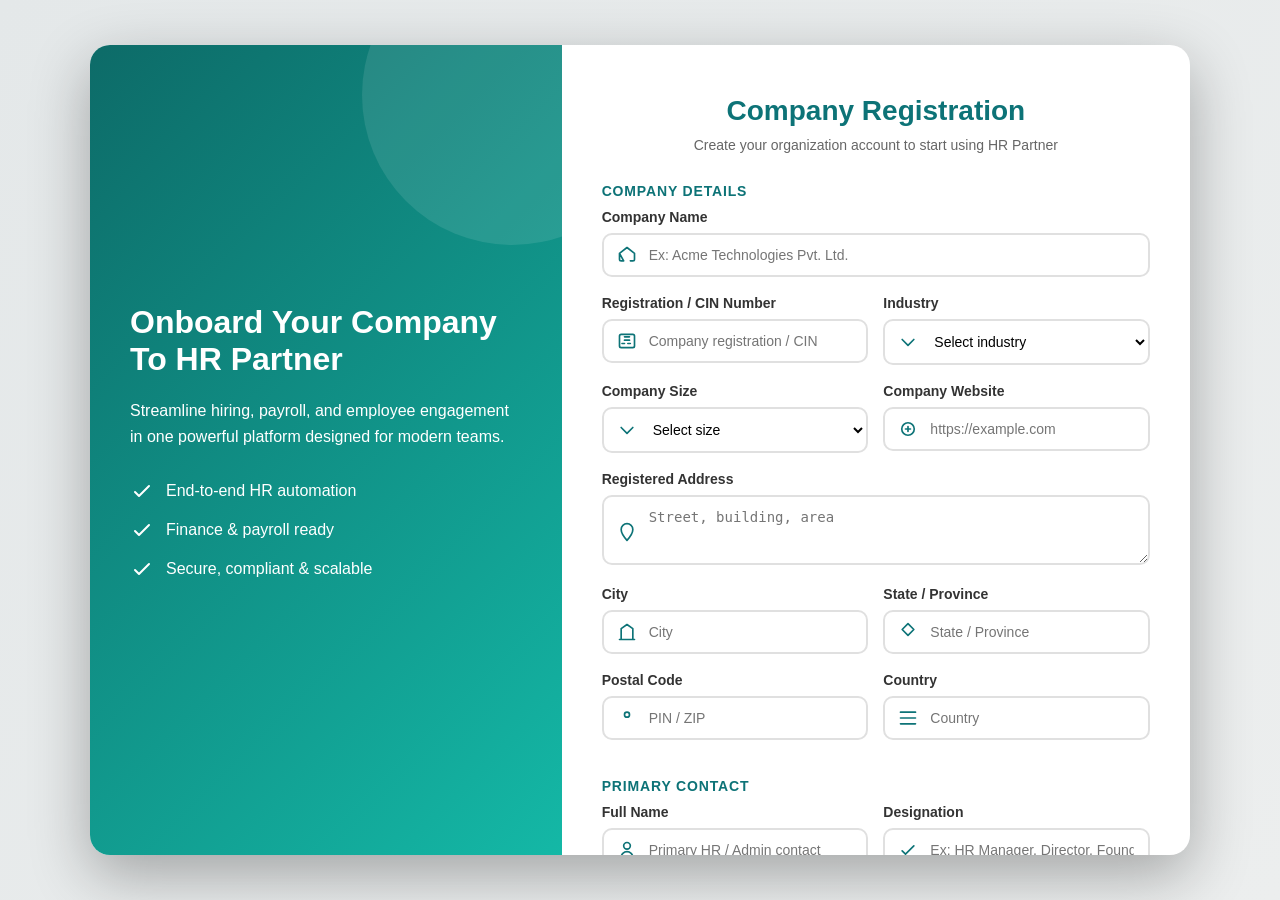
<file: register.html>
<!DOCTYPE html>
<html lang="en">
<head>
    <meta charset="UTF-8">
    <meta name="viewport" content="width=device-width, initial-scale=1.0">
    <title>HR Partner - Company Registration</title>
    <style>
        * {
            margin: 0;
            padding: 0;
            box-sizing: border-box;
        }

        body {
            font-family: 'Segoe UI', Tahoma, Geneva, Verdana, sans-serif;
            background: linear-gradient(135deg, #e4e8e9 0%, #eceeee 100%);
            min-height: 100vh;
            display: flex;
            align-items: center;
            justify-content: center;
            padding: 20px;
        }

        .login-container {
            background: white;
            border-radius: 20px;
            box-shadow: 0 20px 60px rgba(0, 0, 0, 0.3);
            overflow: hidden;
            width: 100%;
            max-width: 1100px;
            display: flex;
            animation: slideUp 0.6s ease-out;
        }

        @keyframes slideUp {
            from {
                opacity: 0;
                transform: translateY(30px);
            }
            to {
                opacity: 1;
                transform: translateY(0);
            }
        }

        .login-left {
            flex: 1;
            background: linear-gradient(135deg, #0d6b68 0%, #14b8a6 100%);
            padding: 60px 40px;
            color: white;
            display: flex;
            flex-direction: column;
            justify-content: center;
            position: relative;
            overflow: hidden;
        }

        .login-left::before {
            content: '';
            position: absolute;
            width: 300px;
            height: 300px;
            background: rgba(255, 255, 255, 0.1);
            border-radius: 50%;
            top: -100px;
            right: -100px;
            animation: pulse 4s ease-in-out infinite;
        }

        @keyframes pulse {
            0%, 100% {
                transform: scale(1);
                opacity: 0.5;
            }
            50% {
                transform: scale(1.1);
                opacity: 0.3;
            }
        }

        .login-left h1 {
            font-size: 32px;
            margin-bottom: 20px;
            position: relative;
            z-index: 1;
        }

        .login-left p {
            font-size: 16px;
            line-height: 1.6;
            margin-bottom: 30px;
            position: relative;
            z-index: 1;
        }

        .features {
            position: relative;
            z-index: 1;
        }

        .feature-item {
            display: flex;
            align-items: center;
            margin-bottom: 15px;
            animation: fadeInLeft 0.6s ease-out backwards;
        }

        .feature-item:nth-child(1) { animation-delay: 0.2s; }
        .feature-item:nth-child(2) { animation-delay: 0.3s; }
        .feature-item:nth-child(3) { animation-delay: 0.4s; }

        @keyframes fadeInLeft {
            from {
                opacity: 0;
                transform: translateX(-20px);
            }
            to {
                opacity: 1;
                transform: translateX(0);
            }
        }

        .feature-item svg {
            width: 24px;
            height: 24px;
            margin-right: 12px;
            flex-shrink: 0;
        }

        .login-right {
            flex: 1.4;
            padding: 50px 40px;
            max-height: 90vh;
            overflow-y: auto;
        }

        .login-header {
            text-align: center;
            margin-bottom: 30px;
        }

        .login-header h2 {
            color: #0d7377;
            font-size: 28px;
            margin-bottom: 10px;
        }

        .login-header p {
            color: #666;
            font-size: 14px;
        }

        .section-title {
            font-size: 14px;
            font-weight: 700;
            text-transform: uppercase;
            letter-spacing: 0.06em;
            color: #0d7377;
            margin: 20px 0 10px;
        }

        form {
            font-size: 14px;
        }

        .input-group {
            margin-bottom: 18px;
            animation: fadeIn 0.6s ease-out backwards;
        }

        @keyframes fadeIn {
            from {
                opacity: 0;
            }
            to {
                opacity: 1;
            }
        }

        .input-group label {
            display: block;
            color: #333;
            font-size: 14px;
            font-weight: 600;
            margin-bottom: 8px;
        }

        .input-wrapper {
            position: relative;
        }

        .input-wrapper svg {
            position: absolute;
            left: 15px;
            top: 50%;
            transform: translateY(-50%);
            width: 20px;
            height: 20px;
            color: #0d7377;
            transition: color 0.3s;
        }

        .input-wrapper input,
        .input-wrapper select,
        .input-wrapper textarea {
            width: 100%;
            padding: 12px 14px 12px 45px;
            border: 2px solid #e0e0e0;
            border-radius: 10px;
            font-size: 14px;
            transition: all 0.3s;
            outline: none;
            background: #fff;
            resize: vertical;
        }

        .input-wrapper textarea {
            min-height: 70px;
        }

        .input-wrapper input:focus,
        .input-wrapper select:focus,
        .input-wrapper textarea:focus {
            border-color: #0d7377;
            box-shadow: 0 0 0 3px rgba(13, 115, 119, 0.1);
        }

        .input-wrapper input:focus + svg,
        .input-wrapper select:focus + svg,
        .input-wrapper textarea:focus + svg {
            color: #14b8a6;
        }

        .form-row {
            display: flex;
            gap: 15px;
        }

        .form-row .input-group {
            flex: 1;
        }

        .options {
            display: flex;
            justify-content: space-between;
            align-items: center;
            margin: 10px 0 20px;
            font-size: 13px;
            flex-wrap: wrap;
            gap: 8px;
        }

        .remember-me {
            display: flex;
            align-items: center;
            cursor: pointer;
        }

        .remember-me input[type="checkbox"] {
            width: 16px;
            height: 16px;
            margin-right: 8px;
            cursor: pointer;
            accent-color: #0d7377;
        }

        .login-btn {
            width: 100%;
            padding: 15px;
            background: linear-gradient(135deg, #0d7377 0%, #14b8a6 100%);
            color: white;
            border: none;
            border-radius: 10px;
            font-size: 16px;
            font-weight: 600;
            cursor: pointer;
            transition: all 0.3s;
            margin-top: 10px;
        }

        .login-btn:hover {
            transform: translateY(-2px);
            box-shadow: 0 10px 25px rgba(13, 115, 119, 0.3);
        }

        .login-btn:active {
            transform: translateY(0);
        }

        .signup-link {
            text-align: center;
            margin-top: 18px;
            font-size: 14px;
            color: #666;
        }

        .signup-link a {
            color: #0d7377;
            font-weight: 600;
            text-decoration: none;
            transition: color 0.3s;
        }

        .signup-link a:hover {
            color: #14b8a6;
        }

        @media (max-width: 768px) {
            .login-container {
                flex-direction: column;
                max-height: none;
            }

            .login-left {
                padding: 40px 30px;
            }

            .login-right {
                padding: 40px 30px;
                max-height: none;
            }

            .form-row {
                flex-direction: column;
            }
        }
    </style>
</head>
<body>
    <div class="login-container">
        <!-- LEFT PANEL (same style as login) -->
        <div class="login-left">
            <h1>Onboard Your Company<br>To HR Partner</h1>
            <p>Streamline hiring, payroll, and employee engagement in one powerful platform designed for modern teams.</p>
            <div class="features">
                <div class="feature-item">
                    <svg fill="none" stroke="currentColor" viewBox="0 0 24 24">
                        <path stroke-linecap="round" stroke-linejoin="round" stroke-width="2" d="M5 13l4 4L19 7"></path>
                    </svg>
                    <span>End-to-end HR automation</span>
                </div>
                <div class="feature-item">
                    <svg fill="none" stroke="currentColor" viewBox="0 0 24 24">
                        <path stroke-linecap="round" stroke-linejoin="round" stroke-width="2" d="M5 13l4 4L19 7"></path>
                    </svg>
                    <span>Finance & payroll ready</span>
                </div>
                <div class="feature-item">
                    <svg fill="none" stroke="currentColor" viewBox="0 0 24 24">
                        <path stroke-linecap="round" stroke-linejoin="round" stroke-width="2" d="M5 13l4 4L19 7"></path>
                    </svg>
                    <span>Secure, compliant & scalable</span>
                </div>
            </div>
        </div>

        <!-- RIGHT PANEL – COMPANY REGISTRATION FORM -->
        <div class="login-right">
            <div class="login-header">
                <h2>Company Registration</h2>
                <p>Create your organization account to start using HR Partner</p>
            </div>

            <form action="#" method="post">
                <!-- COMPANY DETAILS -->
                <div class="section-title">Company Details</div>

                <div class="input-group">
                    <label for="companyName">Company Name</label>
                    <div class="input-wrapper">
                        <input type="text" id="companyName" name="company_name" placeholder="Ex: Acme Technologies Pvt. Ltd." required>
                        <svg fill="none" stroke="currentColor" viewBox="0 0 24 24">
                            <path stroke-linecap="round" stroke-linejoin="round" stroke-width="2" d="M3 10l9-7 9 7v7a2 2 0 01-2 2h-3m-8 0H5a2 2 0 01-2-2v-7z"></path>
                        </svg>
                    </div>
                </div>

                <div class="form-row">
                    <div class="input-group">
                        <label for="registrationNumber">Registration / CIN Number</label>
                        <div class="input-wrapper">
                            <input type="text" id="registrationNumber" name="registration_number" placeholder="Company registration / CIN">
                            <svg fill="none" stroke="currentColor" viewBox="0 0 24 24">
                                <path stroke-linecap="round" stroke-linejoin="round" stroke-width="2" d="M9 7h6m-6 4h6m-9 4h3m4 0h3M5 4h14a2 2 0 012 2v12a2 2 0 01-2 2H5a2 2 0 01-2-2V6a2 2 0 012-2z"></path>
                            </svg>
                        </div>
                    </div>

                    <div class="input-group">
                        <label for="industry">Industry</label>
                        <div class="input-wrapper">
                            <select id="industry" name="industry" required>
                                <option value="">Select industry</option>
                                <option>IT / Software</option>
                                <option>Finance / Banking</option>
                                <option>Manufacturing</option>
                                <option>Healthcare</option>
                                <option>Education</option>
                                <option>Retail / E-Commerce</option>
                                <option>Consulting</option>
                                <option>Other</option>
                            </select>
                            <svg fill="none" stroke="currentColor" viewBox="0 0 24 24">
                                <path stroke-linecap="round" stroke-linejoin="round" stroke-width="2" d="M19 9l-7 7-7-7"></path>
                            </svg>
                        </div>
                    </div>
                </div>

                <div class="form-row">
                    <div class="input-group">
                        <label for="companySize">Company Size</label>
                        <div class="input-wrapper">
                            <select id="companySize" name="company_size" required>
                                <option value="">Select size</option>
                                <option value="1-10">1-10 employees</option>
                                <option value="11-50">11-50 employees</option>
                                <option value="51-200">51-200 employees</option>
                                <option value="201-500">201-500 employees</option>
                                <option value="501-1000">501-1000 employees</option>
                                <option value="1000+">1000+ employees</option>
                            </select>
                            <svg fill="none" stroke="currentColor" viewBox="0 0 24 24">
                                <path stroke-linecap="round" stroke-linejoin="round" stroke-width="2" d="M19 9l-7 7-7-7"></path>
                            </svg>
                        </div>
                    </div>

                    <div class="input-group">
                        <label for="website">Company Website</label>
                        <div class="input-wrapper">
                            <input type="url" id="website" name="website" placeholder="https://example.com">
                            <svg fill="none" stroke="currentColor" viewBox="0 0 24 24">
                                <path stroke-linecap="round" stroke-linejoin="round" stroke-width="2" d="M12 4.5c4.142 0 7.5 3.358 7.5 7.5s-3.358 7.5-7.5 7.5S4.5 16.142 4.5 12 7.858 4.5 12 4.5zM9 12h6m-3-3v6"></path>
                            </svg>
                        </div>
                    </div>
                </div>

                <div class="input-group">
                    <label for="companyAddress">Registered Address</label>
                    <div class="input-wrapper">
                        <textarea id="companyAddress" name="company_address" placeholder="Street, building, area" rows="2"></textarea>
                        <svg fill="none" stroke="currentColor" viewBox="0 0 24 24">
                            <path stroke-linecap="round" stroke-linejoin="round" stroke-width="2" d="M12 2C8.134 2 5 5.134 5 9c0 5.25 7 13 7 13s7-7.75 7-13c0-3.866-3.134-7-7-7z"></path>
                        </svg>
                    </div>
                </div>

                <div class="form-row">
                    <div class="input-group">
                        <label for="city">City</label>
                        <div class="input-wrapper">
                            <input type="text" id="city" name="city" placeholder="City">
                            <svg fill="none" stroke="currentColor" viewBox="0 0 24 24">
                                <path stroke-linecap="round" stroke-linejoin="round" stroke-width="2" d="M3 21h18M5 21V8l7-5 7 5v13"></path>
                            </svg>
                        </div>
                    </div>

                    <div class="input-group">
                        <label for="state">State / Province</label>
                        <div class="input-wrapper">
                            <input type="text" id="state" name="state" placeholder="State / Province">
                            <svg fill="none" stroke="currentColor" viewBox="0 0 24 24">
                                <path stroke-linecap="round" stroke-linejoin="round" stroke-width="2" d="M12 2l7 7-7 7-7-7 7-7z"></path>
                            </svg>
                        </div>
                    </div>
                </div>

                <div class="form-row">
                    <div class="input-group">
                        <label for="postalCode">Postal Code</label>
                        <div class="input-wrapper">
                            <input type="text" id="postalCode" name="postal_code" placeholder="PIN / ZIP">
                            <svg fill="none" stroke="currentColor" viewBox="0 0 24 24">
                                <path stroke-linecap="round" stroke-linejoin="round" stroke-width="2" d="M12 11c1.657 0 3-1.343 3-3S13.657 5 12 5 9 6.343 9 8s1.343 3 3 3z"></path>
                            </svg>
                        </div>
                    </div>

                    <div class="input-group">
                        <label for="country">Country</label>
                        <div class="input-wrapper">
                            <input type="text" id="country" name="country" placeholder="Country">
                            <svg fill="none" stroke="currentColor" viewBox="0 0 24 24">
                                <path stroke-linecap="round" stroke-linejoin="round" stroke-width="2" d="M3 5h18M3 12h18M3 19h18"></path>
                            </svg>
                        </div>
                    </div>
                </div>

                <!-- PRIMARY CONTACT -->
                <div class="section-title">Primary Contact</div>

                <div class="form-row">
                    <div class="input-group">
                        <label for="contactName">Full Name</label>
                        <div class="input-wrapper">
                            <input type="text" id="contactName" name="contact_name" placeholder="Primary HR / Admin contact" required>
                            <svg fill="none" stroke="currentColor" viewBox="0 0 24 24">
                                <path stroke-linecap="round" stroke-linejoin="round" stroke-width="2" d="M16 7a4 4 0 11-8 0 4 4 0 018 0zM12 14a7 7 0 00-7 7h14a7 7 0 00-7-7z"></path>
                            </svg>
                        </div>
                    </div>

                    <div class="input-group">
                        <label for="designation">Designation</label>
                        <div class="input-wrapper">
                            <input type="text" id="designation" name="designation" placeholder="Ex: HR Manager, Director, Founder">
                            <svg fill="none" stroke="currentColor" viewBox="0 0 24 24">
                                <path stroke-linecap="round" stroke-linejoin="round" stroke-width="2" d="M5 13l4 4L19 7"></path>
                            </svg>
                        </div>
                    </div>
                </div>

                <div class="form-row">
                    <div class="input-group">
                        <label for="contactEmail">Work Email</label>
                        <div class="input-wrapper">
                            <input type="email" id="contactEmail" name="contact_email" placeholder="name@company.com" required>
                            <svg fill="none" stroke="currentColor" viewBox="0 0 24 24">
                                <path stroke-linecap="round" stroke-linejoin="round" stroke-width="2" d="M3 8l9 6 9-6M5 19h14a2 2 0 002-2V7a2 2 0 00-2-2H5a2 2 0 00-2 2v10a2 2 0 002 2z"></path>
                            </svg>
                        </div>
                    </div>

                    <div class="input-group">
                        <label for="contactPhone">Phone Number</label>
                        <div class="input-wrapper">
                            <input type="tel" id="contactPhone" name="contact_phone" placeholder="+91 98765 43210" required>
                            <svg fill="none" stroke="currentColor" viewBox="0 0 24 24">
                                <path stroke-linecap="round" stroke-linejoin="round" stroke-width="2" d="M3 5l2-2 4 4-2 2a12 12 0 005 5l2-2 4 4-2 2c-1.5.5-3 .5-4.5 0C8.5 17 5 13.5 3.5 9.5c-.5-1.5-.5-3 0-4.5z"></path>
                            </svg>
                        </div>
                    </div>
                </div>

                <!-- FINANCE & BILLING -->
                <div class="section-title">Finance & Billing</div>

                <div class="form-row">
                    <div class="input-group">
                        <label for="gst">GST / VAT Number</label>
                        <div class="input-wrapper">
                            <input type="text" id="gst" name="gst_vat_number" placeholder="GST / VAT / Tax ID">
                            <svg fill="none" stroke="currentColor" viewBox="0 0 24 24">
                                <path stroke-linecap="round" stroke-linejoin="round" stroke-width="2" d="M9 14l2 2 4-4m-7 9h10a2 2 0 002-2V5a2 2 0 00-2-2H7a2 2 0 00-2 2v14a2 2 0 002 2z"></path>
                            </svg>
                        </div>
                    </div>

                    <div class="input-group">
                        <label for="pan">PAN / Tax ID</label>
                        <div class="input-wrapper">
                            <input type="text" id="pan" name="pan_tax_id" placeholder="PAN / Tax Identification">
                            <svg fill="none" stroke="currentColor" viewBox="0 0 24 24">
                                <path stroke-linecap="round" stroke-linejoin="round" stroke-width="2" d="M4 7h16M4 12h16M4 17h10"></path>
                            </svg>
                        </div>
                    </div>
                </div>

                <div class="form-row">
                    <div class="input-group">
                        <label for="currency">Preferred Billing Currency</label>
                        <div class="input-wrapper">
                            <select id="currency" name="currency" required>
                                <option value="">Select currency</option>
                                <option value="INR">INR – Indian Rupee</option>
                                <option value="USD">USD – US Dollar</option>
                                <option value="EUR">EUR – Euro</option>
                                <option value="GBP">GBP – British Pound</option>
                                <option value="AED">AED – UAE Dirham</option>
                            </select>
                            <svg fill="none" stroke="currentColor" viewBox="0 0 24 24">
                                <path stroke-linecap="round" stroke-linejoin="round" stroke-width="2" d="M19 9l-7 7-7-7"></path>
                            </svg>
                        </div>
                    </div>

                    <div class="input-group">
                        <label for="annualRevenue">Annual Revenue (approx.)</label>
                        <div class="input-wrapper">
                            <select id="annualRevenue" name="annual_revenue">
                                <option value="">Select range</option>
                                <option value="0-1cr">0 – 1 Cr</option>
                                <option value="1-5cr">1 – 5 Cr</option>
                                <option value="5-25cr">5 – 25 Cr</option>
                                <option value="25-100cr">25 – 100 Cr</option>
                                <option value="100cr+">100 Cr +</option>
                            </select>
                            <svg fill="none" stroke="currentColor" viewBox="0 0 24 24">
                                <path stroke-linecap="round" stroke-linejoin="round" stroke-width="2" d="M19 9l-7 7-7-7"></path>
                            </svg>
                        </div>
                    </div>
                </div>

                <div class="input-group">
                    <label for="billingEmail">Billing / Finance Email</label>
                    <div class="input-wrapper">
                        <input type="email" id="billingEmail" name="billing_email" placeholder="finance@company.com">
                        <svg fill="none" stroke="currentColor" viewBox="0 0 24 24">
                            <path stroke-linecap="round" stroke-linejoin="round" stroke-width="2" d="M3 8l9 6 9-6M5 19h14a2 2 0 002-2V7a2 2 0 00-2-2H5a2 2 0 00-2 2v10a2 2 0 002 2z"></path>
                        </svg>
                    </div>
                </div>

                <!-- ACCOUNT SECURITY -->
                <div class="section-title">Account Security</div>

                <div class="form-row">
                    <div class="input-group">
                        <label for="adminEmail">Admin Login Email</label>
                        <div class="input-wrapper">
                            <input type="email" id="adminEmail" name="admin_email" placeholder="This will be used to login" required>
                            <svg fill="none" stroke="currentColor" viewBox="0 0 24 24">
                                <path stroke-linecap="round" stroke-linejoin="round" stroke-width="2" d="M16 7a4 4 0 11-8 0 4 4 0 018 0zM12 14a7 7 0 00-7 7h14a7 7 0 00-7-7z"></path>
                            </svg>
                        </div>
                    </div>

                    <div class="input-group">
                        <label for="adminPhone">Admin Phone</label>
                        <div class="input-wrapper">
                            <input type="tel" id="adminPhone" name="admin_phone" placeholder="+91 98xxxxxxx">
                            <svg fill="none" stroke="currentColor" viewBox="0 0 24 24">
                                <path stroke-linecap="round" stroke-linejoin="round" stroke-width="2" d="M3 5l2-2 4 4-2 2a12 12 0 005 5l2-2 4 4-2 2c-1.5.5-3 .5-4.5 0C8.5 17 5 13.5 3.5 9.5c-.5-1.5-.5-3 0-4.5z"></path>
                            </svg>
                        </div>
                    </div>
                </div>

                <div class="form-row">
                    <div class="input-group">
                        <label for="password">Create Password</label>
                        <div class="input-wrapper">
                            <input type="password" id="password" name="password" placeholder="Minimum 8 characters" required>
                            <svg fill="none" stroke="currentColor" viewBox="0 0 24 24">
                                <path stroke-linecap="round" stroke-linejoin="round" stroke-width="2" d="M12 15v2m-6 4h12a2 2 0 002-2v-6a2 2 0 00-2-2H6a2 2 0 00-2 2v6a2 2 0 002 2zm10-10V7a4 4 0 00-8 0v4h8z"></path>
                            </svg>
                        </div>
                    </div>

                    <div class="input-group">
                        <label for="confirmPassword">Confirm Password</label>
                        <div class="input-wrapper">
                            <input type="password" id="confirmPassword" name="confirm_password" placeholder="Re-enter password" required>
                            <svg fill="none" stroke="currentColor" viewBox="0 0 24 24">
                                <path stroke-linecap="round" stroke-linejoin="round" stroke-width="2" d="M12 15v2m-6 4h12a2 2 0 002-2v-6a2 2 0 00-2-2H6a2 2 0 00-2 2v6a2 2 0 002 2zm10-10V7a4 4 0 00-8 0v4h8z"></path>
                            </svg>
                        </div>
                    </div>
                </div>

                <div class="options">
                    <label class="remember-me">
                        <input type="checkbox" name="terms" required>
                        <span>I agree to the Terms & Privacy Policy</span>
                    </label>
                </div>

                <button type="submit" class="login-btn">Create Company Account</button>

                <div class="signup-link">
                    Already have an account?
                    <a href="login.html">Sign in</a>
                </div>
            </form>
        </div>
    </div>
</body>
</html>
</file>
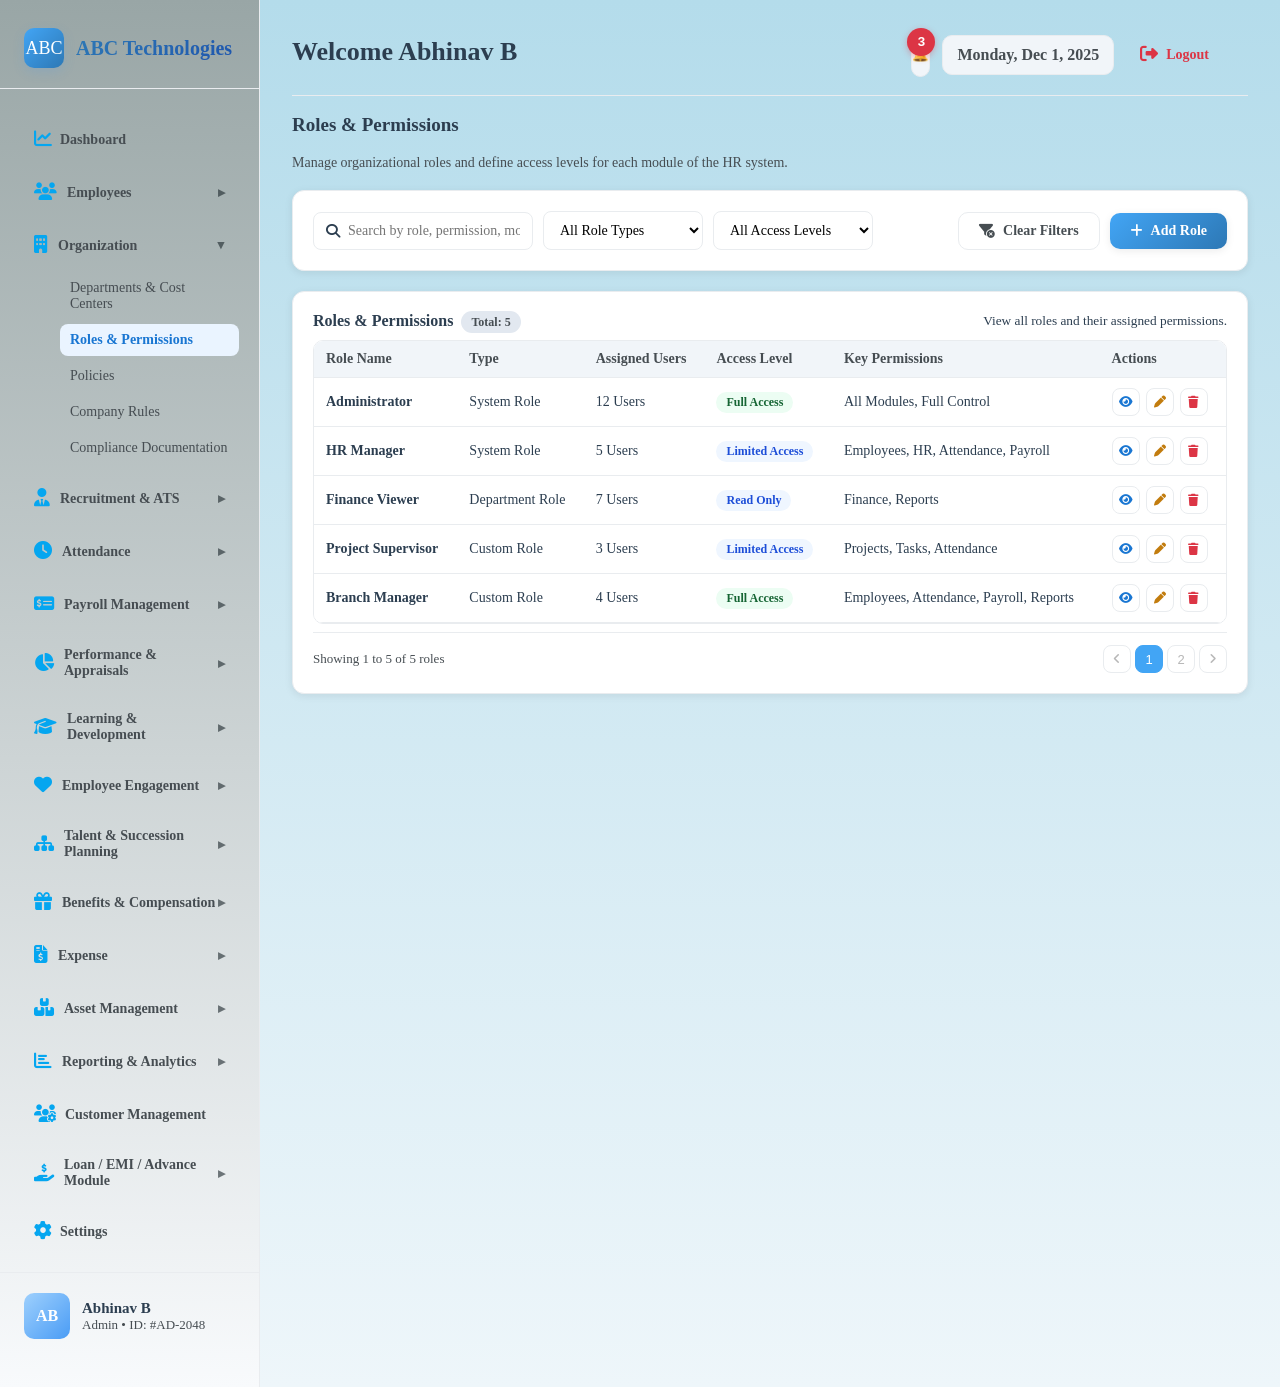
<file: roles_and_permissions_listing.html>
<!doctype html>
<html lang="en">

<head>
    <meta charset="utf-8" />
    <title>HR Dashboard - Departments & Cost Centers</title>
    <meta name="viewport" content="width=device-width,initial-scale=1" />
    <link rel="stylesheet" href="https://cdnjs.cloudflare.com/ajax/libs/font-awesome/6.5.0/css/all.min.css">
<link rel="stylesheet" href="static/style.css">
    
</head>

<body>
<div class="container">
    <aside class="sidebar" id="sidebar">
        <div class="logo-container">
            <a href="#" class="logo">
                <div class="logo-icon">ABC</div>
                <div class="logo-text">ABC Technologies</div>
            </a>
        </div>

        <ul class="nav-menu">
            <li class="nav-item">
                <a href="index.html" class="nav-link">
                    <span class="nav-icon"><i class="fa-solid fa-chart-line"></i></span>
                    Dashboard
                </a>
            </li>

            <li class="nav-item nav-has-submenu">
                <button class="nav-toggle">
                    <span class="nav-icon"><i class="fa-solid fa-users"></i></span>
                    <span class="nav-text">Employees</span>
                    <span class="nav-caret">▸</span>
                </button>
                <ul class="submenu" aria-hidden="true">
                    <li><a href="employee_master.html" class="submenu-link">Employee Master Data</a></li>
                    <li><a href="employee_contact_personal_info.html" class="submenu-link">Contact & Personal Info</a></li>
                    <li><a href="employment_history.html" class="submenu-link">Employment History</a></li>
                    <li><a href="visa_pro_work.html" class="submenu-link">Visa and Pro Work</a></li>
                </ul>
            </li>

            <!-- Organization (active) -->
            <li class="nav-item nav-has-submenu open">
                <button class="nav-toggle" aria-expanded="true">
                    <span class="nav-icon"><i class="fa-solid fa-building"></i></span>
                    <span class="nav-text">Organization</span>
                    <span class="nav-caret">▸</span>
                </button>
                <ul class="submenu" aria-hidden="false">
                    <li><a href="department_and_cost_ceneters.html" class="submenu-link ">Departments & Cost Centers</a></li>
                    <li><a href="roles_and_permissions_listing.html" class="submenu-link active-submenu">Roles & Permissions</a></li>
                    <li><a href="policies_listing.html" class="submenu-link">Policies</a></li>
                    <li><a class="submenu-link">Company Rules</a></li>
                    <li><a class="submenu-link">Compliance Documentation</a></li>
                </ul>
            </li>

            <li class="nav-item nav-has-submenu">
                <button class="nav-toggle">
                    <span class="nav-icon"><i class="fa-solid fa-user-tie"></i></span>
                    <span class="nav-text">Recruitment & ATS</span>
                    <span class="nav-caret">▸</span>
                </button>
                <ul class="submenu" aria-hidden="true">
                    <li><a class="submenu-link">Job Management</a></li>
                    <li><a class="submenu-link">Candidate Management</a></li>
                    <li><a class="submenu-link">Interview Management</a></li>
                    <li><a class="submenu-link">Offer & Hiring</a></li>
                    <li><a class="submenu-link">Onboarding</a></li>
                    <li><a class="submenu-link">Offboarding</a></li>
                </ul>
            </li>

            <li class="nav-item nav-has-submenu">
                <button class="nav-toggle">
                    <span class="nav-icon"><i class="fa-solid fa-clock"></i></span>
                    <span class="nav-text">Attendance</span>
                    <span class="nav-caret">▸</span>
                </button>
                <ul class="submenu" aria-hidden="true">
                    <li><a class="submenu-link">Attendance</a></li>
                    <li><a class="submenu-link">Leave</a></li>
                    <li><a class="submenu-link">Timesheets</a></li>
                    <li><a class="submenu-link">Shift Management</a></li>
                </ul>
            </li>

            <li class="nav-item nav-has-submenu">
                <button class="nav-toggle">
                    <span class="nav-icon"><i class="fa-solid fa-money-check-dollar"></i></span>
                    <span class="nav-text">Payroll Management</span>
                    <span class="nav-caret">▸</span>
                </button>
                <ul class="submenu" aria-hidden="true">
                    <li><a class="submenu-link">Payroll Setup</a></li>
                    <li><a class="submenu-link">Payroll Processing</a></li>
                    <li><a class="submenu-link">Payroll Output</a></li>
                    <li><a class="submenu-link">Compliance</a></li>
                </ul>
            </li>

            <li class="nav-item nav-has-submenu">
                <button class="nav-toggle">
                    <span class="nav-icon"><i class="fa-solid fa-chart-pie"></i></span>
                    <span class="nav-text">Performance & Appraisals</span>
                    <span class="nav-caret">▸</span>
                </button>
                <ul class="submenu" aria-hidden="true">
                    <li><a class="submenu-link">Goal & KPI Management</a></li>
                    <li><a class="submenu-link">Assessment</a></li>
                    <li><a class="submenu-link">Appraisal Cycles</a></li>
                </ul>
            </li>

            <li class="nav-item nav-has-submenu">
                <button class="nav-toggle">
                    <span class="nav-icon"><i class="fa-solid fa-graduation-cap"></i></span>
                    <span class="nav-text">Learning & Development</span>
                    <span class="nav-caret">▸</span>
                </button>
                <ul class="submenu" aria-hidden="true">
                    <li><a class="submenu-link">Training Management</a></li>
                    <li><a class="submenu-link">e-Learning</a></li>
                    <li><a class="submenu-link">Skill Development</a></li>
                </ul>
            </li>

            <li class="nav-item nav-has-submenu">
                <button class="nav-toggle">
                    <span class="nav-icon"><i class="fa-solid fa-heart"></i></span>
                    <span class="nav-text">Employee Engagement</span>
                    <span class="nav-caret">▸</span>
                </button>
                <ul class="submenu" aria-hidden="true">
                    <li><a class="submenu-link">Surveys & Feedback</a></li>
                    <li><a class="submenu-link">Recognition</a></li>
                    <li><a class="submenu-link">Communication</a></li>
                </ul>
            </li>

            <li class="nav-item nav-has-submenu">
                <button class="nav-toggle">
                    <span class="nav-icon"><i class="fa-solid fa-sitemap"></i></span>
                    <span class="nav-text">Talent & Succession Planning</span>
                    <span class="nav-caret">▸</span>
                </button>
                <ul class="submenu" aria-hidden="true">
                    <li><a class="submenu-link">Competency Framework</a></li>
                    <li><a class="submenu-link">Succession Planning</a></li>
                </ul>
            </li>

            <li class="nav-item nav-has-submenu">
                <button class="nav-toggle">
                    <span class="nav-icon"><i class="fa-solid fa-gift"></i></span>
                    <span class="nav-text">Benefits & Compensation</span>
                    <span class="nav-caret">▸</span>
                </button>
                <ul class="submenu" aria-hidden="true">
                    <li><a class="submenu-link">Health & Insurance Plans</a></li>
                    <li><a class="submenu-link">Allowance Policies</a></li>
                    <li><a class="submenu-link">Bonus Planning</a></li>
                    <li><a class="submenu-link">Increment Budgeting</a></li>
                </ul>
            </li>

            <li class="nav-item nav-has-submenu">
                <button class="nav-toggle">
                    <span class="nav-icon"><i class="fa-solid fa-file-invoice-dollar"></i></span>
                    <span class="nav-text">Expense</span>
                    <span class="nav-caret">▸</span>
                </button>
                <ul class="submenu" aria-hidden="true">
                    <li><a class="submenu-link">Expense Category</a></li>
                    <li><a class="submenu-link">Expenses</a></li>
                    <li><a class="submenu-link">Expense Claims</a></li>
                </ul>
            </li>

            <li class="nav-item nav-has-submenu">
                <button class="nav-toggle">
                    <span class="nav-icon"><i class="fa-solid fa-boxes-stacked"></i></span>
                    <span class="nav-text">Asset Management</span>
                    <span class="nav-caret">▸</span>
                </button>
                <ul class="submenu" aria-hidden="true">
                    <li><a class="submenu-link">Fixed Assets</a></li>
                    <li><a class="submenu-link">Depreciation</a></li>
                </ul>
            </li>

            <li class="nav-item nav-has-submenu">
                <button class="nav-toggle">
                    <span class="nav-icon"><i class="fa-solid fa-chart-bar"></i></span>
                    <span class="nav-text">Reporting & Analytics</span>
                    <span class="nav-caret">▸</span>
                </button>
                <ul class="submenu" aria-hidden="true">
                    <li><a class="submenu-link">Attendance Reports</a></li>
                    <li><a class="submenu-link">Leave Trends</a></li>
                    <li><a class="submenu-link">Payroll Summary</a></li>
                    <li><a class="submenu-link">Employee Analytics</a></li>
                    <li><a class="submenu-link">Custom Reports</a></li>
                </ul>
            </li>

            <li class="nav-item">
                <a href="#" class="nav-link">
                    <span class="nav-icon"><i class="fa-solid fa-users-gear"></i></span>
                    Customer Management
                </a>
            </li>

            <li class="nav-item nav-has-submenu">
                <button class="nav-toggle">
                    <span class="nav-icon"><i class="fa-solid fa-hand-holding-dollar"></i></span>
                    <span class="nav-text">Loan / EMI / Advance Module</span>
                    <span class="nav-caret">▸</span>
                </button>
                <ul class="submenu" aria-hidden="true">
                    <li><a class="submenu-link">Employee Loan Request</a></li>
                    <li><a class="submenu-link">EMI Calculation</a></li>
                    <li><a class="submenu-link">EMI Auto Deduction</a></li>
                    <li><a class="submenu-link">Loan Balance Status</a></li>
                </ul>
            </li>

            <li class="nav-item">
                <a href="#" class="nav-link">
                    <span class="nav-icon"><i class="fa-solid fa-gear"></i></span>
                    Settings
                </a>
            </li>

            <button id="logoutBtn" class="nav-link logout-btn-mob" type="button" title="Log out"
                    aria-label="Log out">
                <span class="nav-icon"><i class="fa-solid fa-right-from-bracket"></i></span>
                Logout
            </button>
        </ul>

        <div class="user-profile">
            <div class="user-avatar">AB</div>
            <div class="user-info">
                <h4>Abhinav B</h4>
                <p>Admin • ID: #AD-2048</p>
            </div>
        </div>
    </aside>

    <main class="main">
    <div class="header">
        <button class="menu-btn" id="menuBtn" aria-label="Open menu" aria-expanded="false">
            <i class="fa-solid fa-bars"></i>
        </button>

        <div class="page-title">
            <h1>Welcome Abhinav B</h1>
        </div>

        <div class="header-actions">
            <button class="notification-btn" title="Notifications">
                🔔
                <span class="notification-badge">3</span>
            </button>
            <div class="current-date">Monday, Dec 1, 2025</div>
            <button id="logoutBtnHeader" class="logout-btn" type="button">
                <span class="nav-icon"><i class="fa-solid fa-right-from-bracket"></i></span>
                Logout
            </button>
        </div>
    </div>

    <div class="the_line"></div>

    <div class="page-title">
        <h3>Roles & Permissions</h3>
        <p class="subtitle">
            Manage organizational roles and define access levels for each module of the HR system.
        </p>
    </div>

    <!-- FILTERS BAR -->
    <div class="filters-container">
        <div class="filters-left">
            <div class="search-input">
                <i class="fa-solid fa-magnifying-glass"></i>
                <input type="text" id="searchRole" placeholder="Search by role, permission, module...">
            </div>

            <select id="filterType" class="filter-select">
                <option value="">All Role Types</option>
                <option value="System">System Role</option>
                <option value="Department">Department Role</option>
                <option value="Custom">Custom Role</option>
            </select>

            <select id="filterAccess" class="filter-select">
                <option value="">All Access Levels</option>
                <option value="Full Access">Full Access</option>
                <option value="Read Only">Read Only</option>
                <option value="Limited Access">Limited Access</option>
            </select>
        </div>

        <div class="filters-right">
            <button class="btn btn-ghost" id="clearRoleFilters">
                <i class="fa-solid fa-filter-circle-xmark"></i>
                Clear Filters
            </button>
            <a href="add_role.html">
            <button class="btn btn-primary" id="addRoleBtn">
                <i class="fa-solid fa-plus"></i>
                Add Role
            </button>
            </a>
        </div>
    </div>

    <!-- ROLES TABLE -->
    <div class="table-container">
        <div class="table-header-bar">
            <h4>Roles & Permissions
                <span class="badge-pill" id="roleCountBadge">Total: 5</span>
            </h4>
            <small>View all roles and their assigned permissions.</small>
        </div>

        <div class="data-table-wrapper">
            <table class="data-table" id="roleTable">
                <thead>
                <tr>
                    <th>Role Name</th>
                    <th>Type</th>
                    <th>Assigned Users</th>
                    <th>Access Level</th>
                    <th>Key Permissions</th>
                    <th>Actions</th>
                </tr>
                </thead>
                <tbody>

                <!-- SAMPLE ROLES -->
                <tr data-type="System" data-access="Full Access">
                    <td><strong>Administrator</strong></td>
                    <td>System Role</td>
                    <td>12 Users</td>
                    <td><span class="status-pill status-onbudget">Full Access</span></td>
                    <td>All Modules, Full Control</td>
                    <td>
                        <div class="table-actions">
                            <button class="icon-btn view" title="View Role"><i class="fa-solid fa-eye"></i></button>
                            <button class="icon-btn edit" title="Edit Role"><i class="fa-solid fa-pen"></i></button>
                            <button class="icon-btn delete" title="Delete Role"><i class="fa-solid fa-trash"></i></button>
                        </div>
                    </td>
                </tr>

                <tr data-type="System" data-access="Limited Access">
                    <td><strong>HR Manager</strong></td>
                    <td>System Role</td>
                    <td>5 Users</td>
                    <td><span class="status-pill status-underutilized">Limited Access</span></td>
                    <td>Employees, HR, Attendance, Payroll</td>
                    <td>
                        <div class="table-actions">
                            <button class="icon-btn view"><i class="fa-solid fa-eye"></i></button>
                            <button class="icon-btn edit"><i class="fa-solid fa-pen"></i></button>
                            <button class="icon-btn delete"><i class="fa-solid fa-trash"></i></button>
                        </div>
                    </td>
                </tr>

                <tr data-type="Department" data-access="Read Only">
                    <td><strong>Finance Viewer</strong></td>
                    <td>Department Role</td>
                    <td>7 Users</td>
                    <td><span class="status-pill status-underutilized">Read Only</span></td>
                    <td>Finance, Reports</td>
                    <td>
                        <div class="table-actions">
                            <button class="icon-btn view"><i class="fa-solid fa-eye"></i></button>
                            <button class="icon-btn edit"><i class="fa-solid fa-pen"></i></button>
                            <button class="icon-btn delete"><i class="fa-solid fa-trash"></i></button>
                        </div>
                    </td>
                </tr>

                <tr data-type="Custom" data-access="Limited Access">
                    <td><strong>Project Supervisor</strong></td>
                    <td>Custom Role</td>
                    <td>3 Users</td>
                    <td><span class="status-pill status-underutilized">Limited Access</span></td>
                    <td>Projects, Tasks, Attendance</td>
                    <td>
                        <div class="table-actions">
                            <button class="icon-btn view"><i class="fa-solid fa-eye"></i></button>
                            <button class="icon-btn edit"><i class="fa-solid fa-pen"></i></button>
                            <button class="icon-btn delete"><i class="fa-solid fa-trash"></i></button>
                        </div>
                    </td>
                </tr>

                <tr data-type="Custom" data-access="Full Access">
                    <td><strong>Branch Manager</strong></td>
                    <td>Custom Role</td>
                    <td>4 Users</td>
                    <td><span class="status-pill status-onbudget">Full Access</span></td>
                    <td>Employees, Attendance, Payroll, Reports</td>
                    <td>
                        <div class="table-actions">
                            <button class="icon-btn view"><i class="fa-solid fa-eye"></i></button>
                            <button class="icon-btn edit"><i class="fa-solid fa-pen"></i></button>
                            <button class="icon-btn delete"><i class="fa-solid fa-trash"></i></button>
                        </div>
                    </td>
                </tr>

                </tbody>
            </table>
        </div>

        <div class="table-footer">
            <div id="roleTableInfo">Showing 1 to 5 of 5 roles</div>
            <div class="pagination">
                <button disabled><i class="fa-solid fa-angle-left"></i></button>
                <button class="active-page">1</button>
                <button disabled>2</button>
                <button disabled><i class="fa-solid fa-angle-right"></i></button>
            </div>
        </div>
    </div>
</main>

</div>

<div id="sidebarOverlay" class="sidebar-overlay" tabindex="-1" aria-hidden="true"></div>

<script>
    const searchRole = document.getElementById("searchRole");
    const filterType = document.getElementById("filterType");
    const filterAccess = document.getElementById("filterAccess");
    const clearRoleFilters = document.getElementById("clearRoleFilters");
    const roleTable = document.getElementById("roleTable");
    const roleCountBadge = document.getElementById("roleCountBadge");
    const roleTableInfo = document.getElementById("roleTableInfo");

    function filterRoles() {
        const rows = roleTable.querySelectorAll("tbody tr");
        const search = searchRole.value.toLowerCase();
        const type = filterType.value;
        const access = filterAccess.value;

        let visible = 0;

        rows.forEach(row => {
            const matchesSearch = row.textContent.toLowerCase().includes(search);
            const matchesType = !type || row.dataset.type === type;
            const matchesAcc = !access || row.dataset.access === access;

            if (matchesSearch && matchesType && matchesAcc) {
                row.style.display = "";
                visible++;
            } else {
                row.style.display = "none";
            }
        });

        roleCountBadge.textContent = "Total: " + visible;
        roleTableInfo.textContent = `Showing 1 to ${visible} of ${rows.length} roles`;
    }

    searchRole.addEventListener("input", filterRoles);
    filterType.addEventListener("change", filterRoles);
    filterAccess.addEventListener("change", filterRoles);

    clearRoleFilters.addEventListener("click", () => {
        searchRole.value = "";
        filterType.value = "";
        filterAccess.value = "";
        filterRoles();
    });

    filterRoles();
</script>

</body>
</html>
</file>
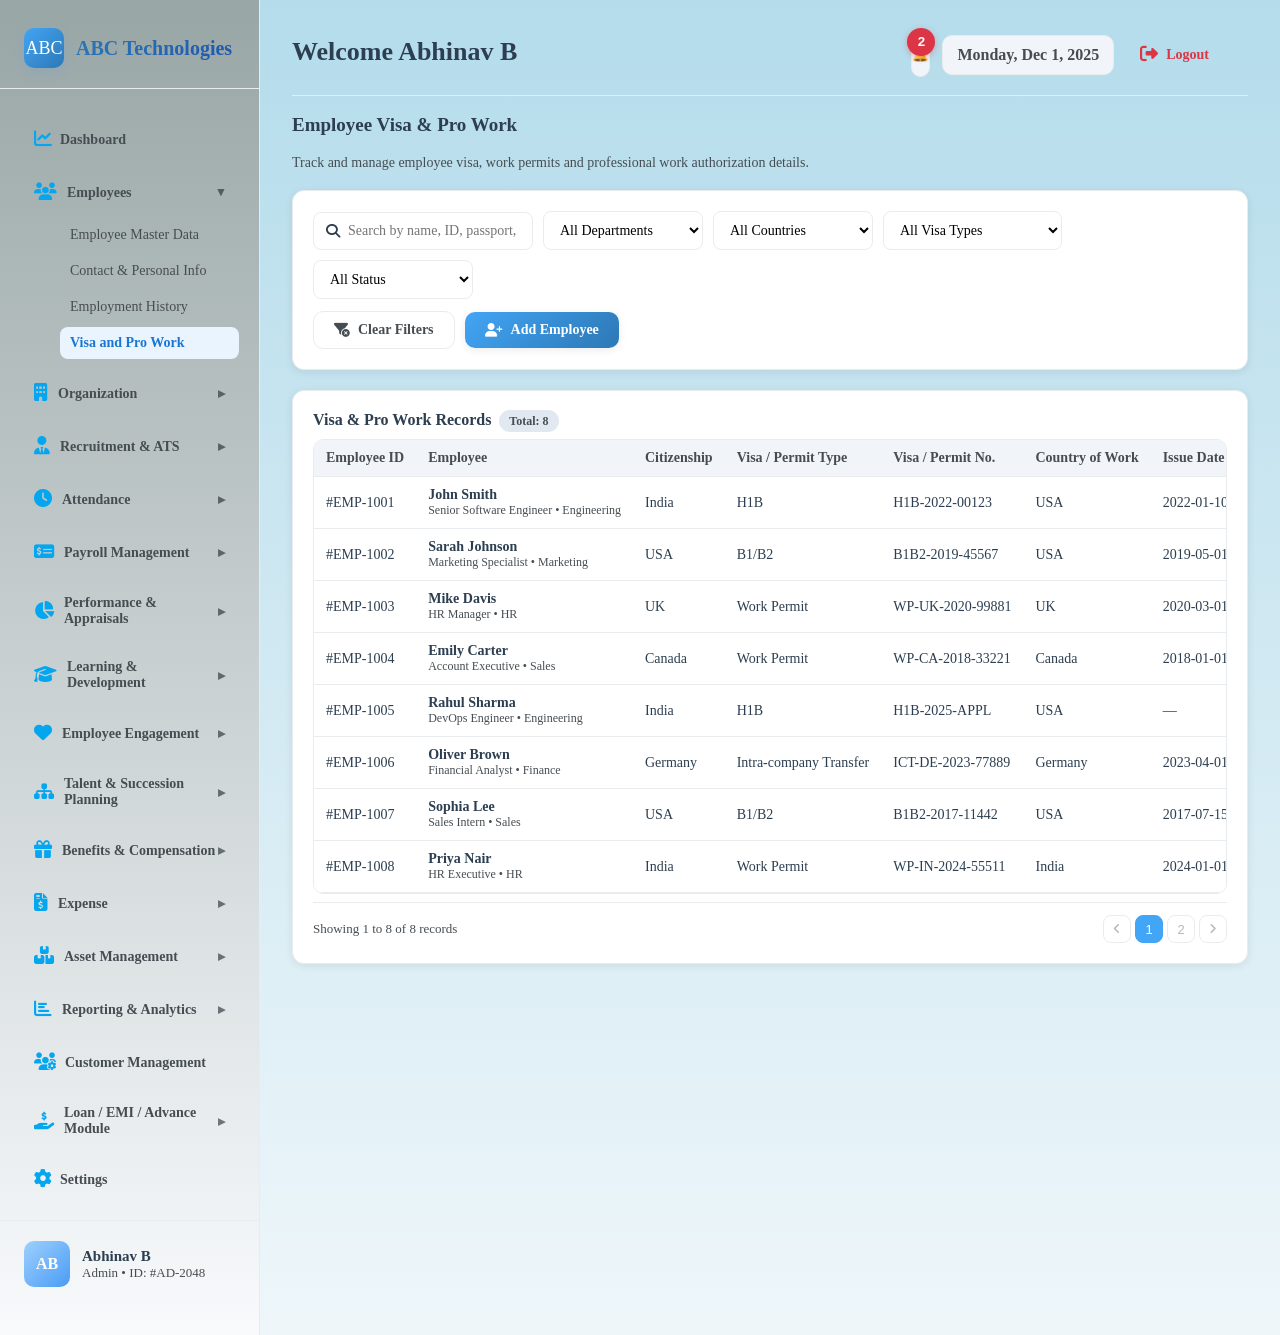
<file: visa_pro_work.html>
<!doctype html>
<html lang="en">

<head>
    <meta charset="utf-8" />
    <title>HR Dashboard - Employee Visa & Pro Work</title>
    <meta name="viewport" content="width=device-width,initial-scale=1" />
    <link rel="stylesheet" href="https://cdnjs.cloudflare.com/ajax/libs/font-awesome/6.5.0/css/all.min.css">
<link rel="stylesheet" href="static/style.css">
</head>

<body>
<div class="container">
    <aside class="sidebar" id="sidebar">
        <div class="logo-container">
            <a href="#" class="logo">
                <div class="logo-icon">ABC</div>
                <div class="logo-text">ABC Technologies</div>
            </a>
        </div>

        <ul class="nav-menu">
            <li class="nav-item">
                <a href="index.html" class="nav-link">
                    <span class="nav-icon"><i class="fa-solid fa-chart-line"></i></span>
                    Dashboard
                </a>
            </li>

            <li class="nav-item nav-has-submenu open">
                <button class="nav-toggle" aria-expanded="true">
                    <span class="nav-icon"><i class="fa-solid fa-users"></i></span>
                    <span class="nav-text">Employees</span>
                    <span class="nav-caret">▸</span>
                </button>
                <ul class="submenu" aria-hidden="false">
                    <li><a href="employee_master.html" class="submenu-link">Employee Master Data</a></li>
                    <li><a href="employee_contact_personal_info.html" class="submenu-link">Contact & Personal Info</a></li>
                    <li><a href="employment_history.html" class="submenu-link">Employment History</a></li>
                    <li><a href="visa_pro_work.html" class="submenu-link active-submenu">Visa and Pro Work</a></li>
                </ul>
            </li>

            <li class="nav-item nav-has-submenu">
                <button class="nav-toggle">
                    <span class="nav-icon"><i class="fa-solid fa-building"></i></span>
                    <span class="nav-text">Organization</span>
                    <span class="nav-caret">▸</span>    
                </button>
                <ul class="submenu" aria-hidden="true">
                    <li><a href="department_and_cost_ceneters.html" class="submenu-link">Departments & Cost Centers</a></li>
                    <li><a href="roles_and_permissions_listing.html" class="submenu-link">Roles & Permissions</a></li>
                    <li><a href="policies_listing.html" class="submenu-link">Policies</a></li>
                    <li><a class="submenu-link">Company Rules</a></li>
                    <li><a class="submenu-link">Compliance Documentation</a></li>
                </ul>
            </li>

            <li class="nav-item nav-has-submenu">
                <button class="nav-toggle">
                    <span class="nav-icon"><i class="fa-solid fa-user-tie"></i></span>
                    <span class="nav-text">Recruitment & ATS</span>
                    <span class="nav-caret">▸</span>
                </button>
                <ul class="submenu" aria-hidden="true">
                    <li><a class="submenu-link">Job Management</a></li>
                    <li><a class="submenu-link">Candidate Management</a></li>
                    <li><a class="submenu-link">Interview Management</a></li>
                    <li><a class="submenu-link">Offer & Hiring</a></li>
                    <li><a class="submenu-link">Onboarding</a></li>
                    <li><a class="submenu-link">Offboarding</a></li>
                </ul>
            </li>

            <li class="nav-item nav-has-submenu">
                <button class="nav-toggle">
                    <span class="nav-icon"><i class="fa-solid fa-clock"></i></span>
                    <span class="nav-text">Attendance</span>
                    <span class="nav-caret">▸</span>
                </button>
                <ul class="submenu" aria-hidden="true">
                    <li><a class="submenu-link">Attendance</a></li>
                    <li><a class="submenu-link">Leave</a></li>
                    <li><a class="submenu-link">Timesheets</a></li>
                    <li><a class="submenu-link">Shift Management</a></li>
                </ul>
            </li>

            <li class="nav-item nav-has-submenu">
                <button class="nav-toggle">
                    <span class="nav-icon"><i class="fa-solid fa-money-check-dollar"></i></span>
                    <span class="nav-text">Payroll Management</span>
                    <span class="nav-caret">▸</span>
                </button>
                <ul class="submenu" aria-hidden="true">
                    <li><a class="submenu-link">Payroll Setup</a></li>
                    <li><a class="submenu-link">Payroll Processing</a></li>
                    <li><a class="submenu-link">Payroll Output</a></li>
                    <li><a class="submenu-link">Compliance</a></li>
                </ul>
            </li>

            <li class="nav-item nav-has-submenu">
                <button class="nav-toggle">
                    <span class="nav-icon"><i class="fa-solid fa-chart-pie"></i></span>
                    <span class="nav-text">Performance & Appraisals</span>
                    <span class="nav-caret">▸</span>
                </button>
                <ul class="submenu" aria-hidden="true">
                    <li><a class="submenu-link">Goal & KPI Management</a></li>
                    <li><a class="submenu-link">Assessment</a></li>
                    <li><a class="submenu-link">Appraisal Cycles</a></li>
                </ul>
            </li>

            <li class="nav-item nav-has-submenu">
                <button class="nav-toggle">
                    <span class="nav-icon"><i class="fa-solid fa-graduation-cap"></i></span>
                    <span class="nav-text">Learning & Development</span>
                    <span class="nav-caret">▸</span>
                </button>
                <ul class="submenu" aria-hidden="true">
                    <li><a class="submenu-link">Training Management</a></li>
                    <li><a class="submenu-link">e-Learning</a></li>
                    <li><a class="submenu-link">Skill Development</a></li>
                </ul>
            </li>

            <li class="nav-item nav-has-submenu">
                <button class="nav-toggle">
                    <span class="nav-icon"><i class="fa-solid fa-heart"></i></span>
                    <span class="nav-text">Employee Engagement</span>
                    <span class="nav-caret">▸</span>
                </button>
                <ul class="submenu" aria-hidden="true">
                    <li><a class="submenu-link">Surveys & Feedback</a></li>
                    <li><a class="submenu-link">Recognition</a></li>
                    <li><a class="submenu-link">Communication</a></li>
                </ul>
            </li>

            <li class="nav-item nav-has-submenu">
                <button class="nav-toggle">
                    <span class="nav-icon"><i class="fa-solid fa-sitemap"></i></span>
                    <span class="nav-text">Talent & Succession Planning</span>
                    <span class="nav-caret">▸</span>
                </button>
                <ul class="submenu" aria-hidden="true">
                    <li><a class="submenu-link">Competency Framework</a></li>
                    <li><a class="submenu-link">Succession Planning</a></li>
                </ul>
            </li>

            <li class="nav-item nav-has-submenu">
                <button class="nav-toggle">
                    <span class="nav-icon"><i class="fa-solid fa-gift"></i></span>
                    <span class="nav-text">Benefits & Compensation</span>
                    <span class="nav-caret">▸</span>
                </button>
                <ul class="submenu" aria-hidden="true">
                    <li><a class="submenu-link">Health & Insurance Plans</a></li>
                    <li><a class="submenu-link">Allowance Policies</a></li>
                    <li><a class="submenu-link">Bonus Planning</a></li>
                    <li><a class="submenu-link">Increment Budgeting</a></li>
                </ul>
            </li>

            <li class="nav-item nav-has-submenu">
                <button class="nav-toggle">
                    <span class="nav-icon"><i class="fa-solid fa-file-invoice-dollar"></i></span>
                    <span class="nav-text">Expense</span>
                    <span class="nav-caret">▸</span>
                </button>
                <ul class="submenu" aria-hidden="true">
                    <li><a class="submenu-link">Expense Category</a></li>
                    <li><a class="submenu-link">Expenses</a></li>
                    <li><a class="submenu-link">Expense Claims</a></li>
                </ul>
            </li>

            <li class="nav-item nav-has-submenu">
                <button class="nav-toggle">
                    <span class="nav-icon"><i class="fa-solid fa-boxes-stacked"></i></span>
                    <span class="nav-text">Asset Management</span>
                    <span class="nav-caret">▸</span>
                </button>
                <ul class="submenu" aria-hidden="true">
                    <li><a class="submenu-link">Fixed Assets</a></li>
                    <li><a class="submenu-link">Depreciation</a></li>
                </ul>
            </li>

            <li class="nav-item nav-has-submenu">
                <button class="nav-toggle">
                    <span class="nav-icon"><i class="fa-solid fa-chart-bar"></i></span>
                    <span class="nav-text">Reporting & Analytics</span>
                    <span class="nav-caret">▸</span>
                </button>
                <ul class="submenu" aria-hidden="true">
                    <li><a class="submenu-link">Attendance Reports</a></li>
                    <li><a class="submenu-link">Leave Trends</a></li>
                    <li><a class="submenu-link">Payroll Summary</a></li>
                    <li><a class="submenu-link">Employee Analytics</a></li>
                    <li><a class="submenu-link">Custom Reports</a></li>
                </ul>
            </li>

            <li class="nav-item">
                <a href="#" class="nav-link">
                    <span class="nav-icon"><i class="fa-solid fa-users-gear"></i></span>
                    Customer Management
                </a>
            </li>

            <li class="nav-item nav-has-submenu">
                <button class="nav-toggle">
                    <span class="nav-icon"><i class="fa-solid fa-hand-holding-dollar"></i></span>
                    <span class="nav-text">Loan / EMI / Advance Module</span>
                    <span class="nav-caret">▸</span>
                </button>
                <ul class="submenu" aria-hidden="true">
                    <li><a class="submenu-link">Employee Loan Request</a></li>
                    <li><a class="submenu-link">EMI Calculation</a></li>
                    <li><a class="submenu-link">EMI Auto Deduction</a></li>
                    <li><a class="submenu-link">Loan Balance Status</a></li>
                </ul>
            </li>

            <li class="nav-item">
                <a href="#" class="nav-link">
                    <span class="nav-icon"><i class="fa-solid fa-gear"></i></span>
                    Settings
                </a>
            </li>

            <button id="logoutBtn" class="nav-link logout-btn-mob" type="button" title="Log out" aria-label="Log out">
                <span class="nav-icon"><i class="fa-solid fa-right-from-bracket"></i></span>
                Logout
            </button>
        </ul>

        <div class="user-profile">
            <div class="user-avatar">AB</div>
            <div class="user-info">
                <h4>Abhinav B</h4>
                <p>Admin • ID: #AD-2048</p>
            </div>
        </div>
    </aside>

    <main class="main">
        <div class="header">
            <button class="menu-btn" id="menuBtn" aria-label="Open menu" aria-expanded="false">
                <i class="fa-solid fa-bars"></i>
            </button>

            <div class="page-title">
                <h1>Welcome Abhinav B</h1>
            </div>

            <div class="header-actions">
                <button class="notification-btn" title="Notifications">
                    🔔
                    <span class="notification-badge">2</span>
                </button>
                <div class="current-date">Monday, Dec 1, 2025</div>
                <button id="logoutBtnHeader" class="logout-btn" type="button" title="Log out" aria-label="Log out">
                    <span class="nav-icon"><i class="fa-solid fa-right-from-bracket"></i></span>
                    Logout
                </button>
            </div>
        </div>

        <div class="the_line"></div>

        <div class="page-title">
            <h3>Employee Visa & Pro Work</h3>
            <p class="subtitle">
                Track and manage employee visa, work permits and professional work authorization details.
            </p>
        </div>

        <!-- FILTERS BAR -->
        <div class="filters-container">
            <div class="filters-left">
                <div class="search-input">
                    <i class="fa-solid fa-magnifying-glass"></i>
                    <input type="text" id="searchInput" placeholder="Search by name, ID, passport, visa no...">
                </div>

                <select id="filterDepartment" class="filter-select">
                    <option value="">All Departments</option>
                    <option value="Engineering">Engineering</option>
                    <option value="Marketing">Marketing</option>
                    <option value="HR">HR</option>
                    <option value="Sales">Sales</option>
                    <option value="Finance">Finance</option>
                </select>

                <select id="filterCountry" class="filter-select">
                    <option value="">All Countries</option>
                    <option value="USA">USA</option>
                    <option value="India">India</option>
                    <option value="UK">UK</option>
                    <option value="Canada">Canada</option>
                    <option value="Germany">Germany</option>
                </select>

                <select id="filterVisaType" class="filter-select">
                    <option value="">All Visa Types</option>
                    <option value="H1B">H1B</option>
                    <option value="L1">L1</option>
                    <option value="B1/B2">B1/B2</option>
                    <option value="Work Permit">Work Permit</option>
                    <option value="Intra-company Transfer">Intra-company Transfer</option>
                </select>

                <select id="filterStatus" class="filter-select">
                    <option value="">All Status</option>
                    <option value="Valid">Valid</option>
                    <option value="Expiring Soon">Expiring Soon</option>
                    <option value="Expired">Expired</option>
                    <option value="Applied">Applied</option>
                </select>
            </div>

            <div class="filters-right">
                <button class="btn btn-ghost" id="clearFiltersBtn">
                    <i class="fa-solid fa-filter-circle-xmark"></i>
                    Clear Filters
                </button>
                <button class="btn btn-primary" id="addVisaBtn">
                   <i class="fa-solid fa-user-plus"></i>
                        Add Employee
                </button>
            </div>
        </div>

        <!-- TABLE -->
        <div class="table-container">
            <div class="table-header-bar">
                <h4>Visa & Pro Work Records
                    <span class="badge-pill" id="employeeCountBadge">Total: 8</span>
                </h4>
            </div>

            <div class="data-table-wrapper">
                <table class="data-table" id="employeeTable">
                    <thead>
                    <tr>
                        <th>Employee ID</th>
                        <th>Employee</th>
                        <th>Citizenship</th>
                        <th>Visa / Permit Type</th>
                        <th>Visa / Permit No.</th>
                        <th>Country of Work</th>
                        <th>Issue Date</th>
                        <th>Expiry Date</th>
                        <th>Status</th>
                        <th>Actions</th>
                    </tr>
                    </thead>
                    <tbody>
                    <!-- SAMPLE ROWS -->
                    <tr data-department="Engineering" data-country="USA" data-visa-type="H1B" data-status="Valid">
                        <td>#EMP-1001</td>
                        <td>
                            <div class="emp-name">John Smith</div>
                            <div class="emp-sub">Senior Software Engineer • Engineering</div>
                        </td>
                        <td>India</td>
                        <td>H1B</td>
                        <td>H1B-2022-00123</td>
                        <td>USA</td>
                        <td>2022-01-10</td>
                        <td>2025-01-09</td>
                        <td><span style="color: var(--success); font-weight: 600;">Valid</span></td>
                        <td>
                            <div class="table-actions">
                                <button class="icon-btn view" title="View Details">
                                    <i class="fa-solid fa-eye"></i>
                                </button>
                                <button class="icon-btn edit" title="Edit Visa / Pro Work">
                                    <i class="fa-solid fa-pen"></i>
                                </button>
                                <button class="icon-btn delete" title="Delete Record">
                                    <i class="fa-solid fa-trash"></i>
                                </button>
                            </div>
                        </td>
                    </tr>

                    <tr data-department="Marketing" data-country="USA" data-visa-type="B1/B2" data-status="Expiring Soon">
                        <td>#EMP-1002</td>
                        <td>
                            <div class="emp-name">Sarah Johnson</div>
                            <div class="emp-sub">Marketing Specialist • Marketing</div>
                        </td>
                        <td>USA</td>
                        <td>B1/B2</td>
                        <td>B1B2-2019-45567</td>
                        <td>USA</td>
                        <td>2019-05-01</td>
                        <td>2025-02-15</td>
                        <td><span style="color:#c27c0e;font-weight:600;">Expiring Soon</span></td>
                        <td>
                            <div class="table-actions">
                                <button class="icon-btn view" title="View Details">
                                    <i class="fa-solid fa-eye"></i>
                                </button>
                                <button class="icon-btn edit" title="Edit Visa / Pro Work">
                                    <i class="fa-solid fa-pen"></i>
                                </button>
                                <button class="icon-btn delete" title="Delete Record">
                                    <i class="fa-solid fa-trash"></i>
                                </button>
                            </div>
                        </td>
                    </tr>

                    <tr data-department="HR" data-country="UK" data-visa-type="Work Permit" data-status="Valid">
                        <td>#EMP-1003</td>
                        <td>
                            <div class="emp-name">Mike Davis</div>
                            <div class="emp-sub">HR Manager • HR</div>
                        </td>
                        <td>UK</td>
                        <td>Work Permit</td>
                        <td>WP-UK-2020-99881</td>
                        <td>UK</td>
                        <td>2020-03-01</td>
                        <td>2026-02-28</td>
                        <td><span style="color: var(--success); font-weight: 600;">Valid</span></td>
                        <td>
                            <div class="table-actions">
                                <button class="icon-btn view" title="View Details">
                                    <i class="fa-solid fa-eye"></i>
                                </button>
                                <button class="icon-btn edit" title="Edit Visa / Pro Work">
                                    <i class="fa-solid fa-pen"></i>
                                </button>
                                <button class="icon-btn delete" title="Delete Record">
                                    <i class="fa-solid fa-trash"></i>
                                </button>
                            </div>
                        </td>
                    </tr>

                    <tr data-department="Sales" data-country="Canada" data-visa-type="Work Permit" data-status="Expired">
                        <td>#EMP-1004</td>
                        <td>
                            <div class="emp-name">Emily Carter</div>
                            <div class="emp-sub">Account Executive • Sales</div>
                        </td>
                        <td>Canada</td>
                        <td>Work Permit</td>
                        <td>WP-CA-2018-33221</td>
                        <td>Canada</td>
                        <td>2018-01-01</td>
                        <td>2021-12-31</td>
                        <td><span style="color:#6b7280;font-weight:600;">Expired</span></td>
                        <td>
                            <div class="table-actions">
                                <button class="icon-btn view" title="View Details">
                                    <i class="fa-solid fa-eye"></i>
                                </button>
                                <button class="icon-btn edit" title="Edit Visa / Pro Work">
                                    <i class="fa-solid fa-pen"></i>
                                </button>
                                <button class="icon-btn delete" title="Delete Record">
                                    <i class="fa-solid fa-trash"></i>
                                </button>
                            </div>
                        </td>
                    </tr>

                    <tr data-department="Engineering" data-country="India" data-visa-type="—" data-status="Applied">
                        <td>#EMP-1005</td>
                        <td>
                            <div class="emp-name">Rahul Sharma</div>
                            <div class="emp-sub">DevOps Engineer • Engineering</div>
                        </td>
                        <td>India</td>
                        <td>H1B</td>
                        <td>H1B-2025-APPL</td>
                        <td>USA</td>
                        <td>—</td>
                        <td>—</td>
                        <td><span style="color:#2563eb;font-weight:600;">Applied</span></td>
                        <td>
                            <div class="table-actions">
                                <button class="icon-btn view" title="View Details">
                                    <i class="fa-solid fa-eye"></i>
                                </button>
                                <button class="icon-btn edit" title="Edit Visa / Pro Work">
                                    <i class="fa-solid fa-pen"></i>
                                </button>
                                <button class="icon-btn delete" title="Delete Record">
                                    <i class="fa-solid fa-trash"></i>
                                </button>
                            </div>
                        </td>
                    </tr>

                    <tr data-department="Finance" data-country="Germany" data-visa-type="Intra-company Transfer" data-status="Valid">
                        <td>#EMP-1006</td>
                        <td>
                            <div class="emp-name">Oliver Brown</div>
                            <div class="emp-sub">Financial Analyst • Finance</div>
                        </td>
                        <td>Germany</td>
                        <td>Intra-company Transfer</td>
                        <td>ICT-DE-2023-77889</td>
                        <td>Germany</td>
                        <td>2023-04-01</td>
                        <td>2026-03-31</td>
                        <td><span style="color: var(--success); font-weight: 600;">Valid</span></td>
                        <td>
                            <div class="table-actions">
                                <button class="icon-btn view" title="View Details">
                                    <i class="fa-solid fa-eye"></i>
                                </button>
                                <button class="icon-btn edit" title="Edit Visa / Pro Work">
                                    <i class="fa-solid fa-pen"></i>
                                </button>
                                <button class="icon-btn delete" title="Delete Record">
                                    <i class="fa-solid fa-trash"></i>
                                </button>
                            </div>
                        </td>
                    </tr>

                    <tr data-department="Sales" data-country="USA" data-visa-type="B1/B2" data-status="Expired">
                        <td>#EMP-1007</td>
                        <td>
                            <div class="emp-name">Sophia Lee</div>
                            <div class="emp-sub">Sales Intern • Sales</div>
                        </td>
                        <td>USA</td>
                        <td>B1/B2</td>
                        <td>B1B2-2017-11442</td>
                        <td>USA</td>
                        <td>2017-07-15</td>
                        <td>2022-07-14</td>
                        <td><span style="color:#6b7280;font-weight:600;">Expired</span></td>
                        <td>
                            <div class="table-actions">
                                <button class="icon-btn view" title="View Details">
                                    <i class="fa-solid fa-eye"></i>
                                </button>
                                <button class="icon-btn edit" title="Edit Visa / Pro Work">
                                    <i class="fa-solid fa-pen"></i>
                                </button>
                                <button class="icon-btn delete" title="Delete Record">
                                    <i class="fa-solid fa-trash"></i>
                                </button>
                            </div>
                        </td>
                    </tr>

                    <tr data-department="HR" data-country="India" data-visa-type="Work Permit" data-status="Valid">
                        <td>#EMP-1008</td>
                        <td>
                            <div class="emp-name">Priya Nair</div>
                            <div class="emp-sub">HR Executive • HR</div>
                        </td>
                        <td>India</td>
                        <td>Work Permit</td>
                        <td>WP-IN-2024-55511</td>
                        <td>India</td>
                        <td>2024-01-01</td>
                        <td>2027-12-31</td>
                        <td><span style="color: var(--success); font-weight: 600;">Valid</span></td>
                        <td>
                            <div class="table-actions">
                                <button class="icon-btn view" title="View Details">
                                    <i class="fa-solid fa-eye"></i>
                                </button>
                                <button class="icon-btn edit" title="Edit Visa / Pro Work">
                                    <i class="fa-solid fa-pen"></i>
                                </button>
                                <button class="icon-btn delete" title="Delete Record">
                                    <i class="fa-solid fa-trash"></i>
                                </button>
                            </div>
                        </td>
                    </tr>
                    </tbody>
                </table>
            </div>

            <div class="table-footer">
                <div id="tableInfo">Showing 1 to 8 of 8 records</div>
                <div class="pagination">
                    <button disabled title="Previous page">
                        <i class="fa-solid fa-angle-left"></i>
                    </button>
                    <button class="active-page">1</button>
                    <button disabled>2</button>
                    <button disabled title="Next page">
                        <i class="fa-solid fa-angle-right"></i>
                    </button>
                </div>
            </div>
        </div>
    </main>
</div>

<div id="sidebarOverlay" class="sidebar-overlay" tabindex="-1" aria-hidden="true"></div>

<script>
    (function () {
        const sidebarEl = document.getElementById('sidebar');
        const menuBtn = document.getElementById('menuBtn');
        const overlay = document.getElementById('sidebarOverlay');

        const toggles = document.querySelectorAll('.nav-toggle');
        toggles.forEach(btn => {
            const li = btn.closest('.nav-has-submenu');
            const submenu = li.querySelector('.submenu');

            btn.addEventListener('click', () => {
                const isOpen = li.classList.toggle('open');
                btn.setAttribute('aria-expanded', String(isOpen));
                submenu.setAttribute('aria-hidden', String(!isOpen));

                document.querySelectorAll('.nav-has-submenu').forEach(other => {
                    if (other !== li && other.classList.contains('open')) {
                        other.classList.remove('open');
                        const otherBtn = other.querySelector('.nav-toggle');
                        const otherSub = other.querySelector('.submenu');
                        if (otherBtn) otherBtn.setAttribute('aria-expanded', 'false');
                        if (otherSub) otherSub.setAttribute('aria-hidden', 'true');
                    }
                });
            });

            btn.addEventListener('keydown', (e) => {
                if (e.key === 'Enter' || e.key === ' ' || e.key === 'Spacebar') {
                    e.preventDefault();
                    btn.click();
                }
            });
        });

        function openMobileSidebar() {
            sidebarEl.classList.add('mobile-open', 'mobile-visible');
            overlay.classList.add('show');
            overlay.setAttribute('aria-hidden', 'false');
            if (menuBtn) menuBtn.setAttribute('aria-expanded', 'true');
        }

        function closeMobileSidebar() {
            sidebarEl.classList.remove('mobile-open', 'mobile-visible');
            overlay.classList.remove('show');
            overlay.setAttribute('aria-hidden', 'true');
            if (menuBtn) menuBtn.setAttribute('aria-expanded', 'false');
        }

        function handleResize() {
            if (window.innerWidth <= 900) {
                if (!sidebarEl.classList.contains('mobile-visible')) {
                    sidebarEl.style.transform = 'translateX(-110%)';
                } else {
                    sidebarEl.style.transform = 'translateX(0)';
                }
                sidebarEl.style.position = 'fixed';
                sidebarEl.style.height = '100vh';
                sidebarEl.style.top = '0';
                sidebarEl.style.left = '0';
                sidebarEl.style.zIndex = '40';
            } else {
                sidebarEl.style.transform = '';
                sidebarEl.style.position = '';
                sidebarEl.style.height = '';
                sidebarEl.style.top = '';
                sidebarEl.style.left = '';
                sidebarEl.style.zIndex = '';
                overlay.classList.remove('show');
                overlay.setAttribute('aria-hidden', 'true');
                if (menuBtn) menuBtn.setAttribute('aria-expanded', 'false');
                sidebarEl.classList.remove('mobile-visible');
            }
        }

        window.addEventListener('resize', handleResize);
        handleResize();

        if (menuBtn) {
            menuBtn.addEventListener('click', () => {
                const expanded = menuBtn.getAttribute('aria-expanded') === 'true';
                if (expanded) {
                    closeMobileSidebar();
                } else {
                    openMobileSidebar();
                }
            });
        }

        overlay.addEventListener('click', () => {
            closeMobileSidebar();
        });

        document.addEventListener('keydown', (e) => {
            if (e.key === 'Escape' || e.key === 'Esc') {
                if (overlay.classList.contains('show')) {
                    closeMobileSidebar();
                }
            }
        });
    })();

    // Visa & Pro Work filters
    const searchInput = document.getElementById('searchInput');
    const filterDepartment = document.getElementById('filterDepartment');
    const filterCountry = document.getElementById('filterCountry');
    const filterVisaType = document.getElementById('filterVisaType');
    const filterStatus = document.getElementById('filterStatus');
    const employeeTable = document.getElementById('employeeTable');
    const employeeCountBadge = document.getElementById('employeeCountBadge');
    const tableInfo = document.getElementById('tableInfo');
    const clearFiltersBtn = document.getElementById('clearFiltersBtn');

    function applyFilters() {
        const rows = employeeTable.querySelectorAll('tbody tr');
        const searchTerm = searchInput.value.trim().toLowerCase();
        const deptFilter = filterDepartment.value;
        const countryFilter = filterCountry.value;
        const visaFilter = filterVisaType.value;
        const statusFilter = filterStatus.value;

        let visibleCount = 0;

        rows.forEach(row => {
            const rowText = row.textContent.toLowerCase();
            const rowDept = row.getAttribute('data-department');
            const rowCountry = row.getAttribute('data-country');
            const rowVisa = row.getAttribute('data-visa-type');
            const rowStatus = row.getAttribute('data-status');

            const matchesSearch = !searchTerm || rowText.includes(searchTerm);
            const matchesDept = !deptFilter || rowDept === deptFilter;
            const matchesCountry = !countryFilter || rowCountry === countryFilter;
            const matchesVisa = !visaFilter || rowVisa === visaFilter;
            const matchesStatus = !statusFilter || rowStatus === statusFilter;

            if (matchesSearch && matchesDept && matchesCountry && matchesVisa && matchesStatus) {
                row.style.display = '';
                visibleCount++;
            } else {
                row.style.display = 'none';
            }
        });

        employeeCountBadge.textContent = 'Total: ' + visibleCount;
        tableInfo.textContent = `Showing 1 to ${visibleCount} of ${employeeTable.querySelectorAll('tbody tr').length} records`;
    }

    if (searchInput) searchInput.addEventListener('input', applyFilters);
    if (filterDepartment) filterDepartment.addEventListener('change', applyFilters);
    if (filterCountry) filterCountry.addEventListener('change', applyFilters);
    if (filterVisaType) filterVisaType.addEventListener('change', applyFilters);
    if (filterStatus) filterStatus.addEventListener('change', applyFilters);

    if (clearFiltersBtn) {
        clearFiltersBtn.addEventListener('click', () => {
            searchInput.value = '';
            filterDepartment.value = '';
            filterCountry.value = '';
            filterVisaType.value = '';
            filterStatus.value = '';
            applyFilters();
        });
    }

    const addVisaBtn = document.getElementById('addVisaBtn');
    if (addVisaBtn) {
        addVisaBtn.addEventListener('click', () => {
            // Replace with your actual Visa / Pro Work form page
            window.location.href = 'add_employee.html';
        });
    }

    // Initial count
    applyFilters();
</script>
</body>
</html>
</file>
<file: static/style.css>
.nav-icon {
    color: #05A6F0;
    font-size: 18px;
    margin-right: 8px;
}

.nav-caret {
    color: #1a252a;
}

:root {
    --bg-muted:  linear-gradient(to bottom, #B4DCEB, #EEF6FA);

    --card-bg: #ffffff;
    --text: #2c3e50;
    --text-light: #464d52;
    --primary-1: #2d78b5;
    --primary-2: #42a5f5;
    --accent: #1976d2;
    --danger: #dc3545;
    --success: #10b981;
    --muted-border: #e9ecef;
    --shadow: 0 2px 8px rgba(0, 0, 0, 0.08);
    --shadow-hover: 0 4px 12px rgba(0, 0, 0, 0.12);
    --radius-lg: 12px;
    --transition: all 0.25s ease;
}

/* Minimal reset */
* {
    box-sizing: border-box;
    margin: 0;
    padding: 0;
}

html,
body {
    height: 100%;
}

body {
    font-family: 'Times New Roman', Times, serif;
    background: var(--bg-muted);
    color: var(--text);
}

/* Layout */
.container {
    display: flex;
    min-height: 100vh;
}

aside.sidebar {
    width: 260px;
    background: linear-gradient(180deg, #99a6a6 0%, #f8fafc 100%);
    padding: 28px 0;
    border-right: 1px solid var(--muted-border);
    display: flex;
    flex-direction: column;
    flex-shrink: 0;
    transition: transform 0.28s ease, box-shadow 0.2s ease;
    z-index: 30;
    overflow-y: auto;
    scrollbar-width: none;
}

aside.sidebar::-webkit-scrollbar {
    display: none;
}

main.main {
    flex: 1;
    padding: 32px;
    overflow: auto;
    background: var(--bg-muted);
}

/* Logo / sidebar header */
.logo-container {
    padding: 0 24px 20px 24px;
    margin-bottom: 18px;
    border-bottom: 1px solid var(--muted-border);
}

.logo {
    display: flex;
    align-items: center;
    text-decoration: none;
}

.logo-icon {
    width: 40px;
    height: 40px;
    border-radius: 10px;
    background: linear-gradient(135deg, var(--primary-2), var(--primary-1));
    display: flex;
    align-items: center;
    justify-content: center;
    color: #fff;
    margin-right: 12px;
    box-shadow: 0 4px 12px rgba(74, 156, 245, 0.18);
    font-size: 18px;
}

.logo-text {
    font-weight: 700;
    font-size: 20px;
    background: linear-gradient(135deg, var(--primary-1), #1f57ae);
    -webkit-background-clip: text;
    -webkit-text-fill-color: transparent;
}

/* User profile in sidebar */
.user-profile {
    padding: 20px 24px;
    border-top: 1px solid var(--muted-border);
    display: flex;
    align-items: center;
    gap: 12px;
}

.user-avatar {
    width: 46px;
    height: 46px;
    border-radius: 10px;
    display: flex;
    align-items: center;
    justify-content: center;
    color: #fff;
    background: linear-gradient(135deg, #9ed0fd, #4a9cf5);
    font-weight: 700;
}

.user-info h4 {
    font-size: 15px;
    font-weight: 700;
    color: var(--text);
}

.user-info p {
    font-size: 13px;
    color: var(--text-light);
}

/* Header */
.header {
    display: flex;
    justify-content: space-between;
    align-items: center;
    margin-bottom: 18px;
    gap: 12px;
    flex-wrap: wrap;
}

.the_line {
    border-bottom: 1px solid var(--muted-border);
    margin-bottom: 18px;
}

.page-title h1 {
    font-size: 26px;
    margin-bottom: 6px;
}

.page-title p {
    color: var(--text-light);
    font-size: 14px;
    margin-bottom: 6px;
}

.page-title h3 {
    font-size: 19px;
    margin-bottom: 2%;
}

.page-title p.subtitle {
    margin-bottom: 2%;
}

.header-actions {
    display: flex;
    align-items: center;
    gap: 12px;
}

.notification-btn {
    position: relative;
    width: 44px;
    height: 44px;
    display: flex;
    align-items: center;
    justify-content: center;
    border-radius: 10px;
    background: #f1f5f9;
    border: 1px solid var(--muted-border);
    cursor: pointer;
    transition: var(--transition);
}

.notification-btn:hover {
    transform: translateY(1px);
    box-shadow: var(--shadow);
}

/* small round badge used in a few places */
.notification-badge {
    position: absolute;
    top: -6px;
    right: -6px;
    background: var(--danger);
    color: #fff;
    width: 28px;
    height: 28px;
    border-radius: 50%;
    display: flex;
    align-items: center;
    justify-content: center;
    font-weight: 700;
    box-shadow: 0 2px 6px rgba(220, 53, 69, 0.35);
    animation: pulse 2s infinite;
}

@keyframes pulse {
    0%,
    100% {
        transform: scale(1);
    }

    50% {
        transform: scale(1.06);
    }
}

.current-date {
    padding: 10px 14px;
    background: #f1f5f9;
    border-radius: 10px;
    border: 1px solid var(--muted-border);
    font-weight: 600;
    color: var(--text-light);
    white-space: nowrap;
}

/* Navigation */
.nav-menu {
    list-style: none;
    padding: 10px 20px;
    flex-grow: 1;
}

.nav-item {
    margin-bottom: 8px;
}

.nav-link {
    display: flex;
    align-items: center;
    padding: 12px 14px;
    border-radius: 10px;
    color: var(--text-light);
    text-decoration: none;
    font-weight: 600;
    font-size: 14px;
    transition: var(--transition);
}

.nav-link:hover {
    background: #eaf4ff;
    color: var(--accent);
    transform: translateX(1px);
}

.nav-link.active {
    background: linear-gradient(90deg, #eaf4ff, #f1fbff);
    color: var(--accent);
    border-left: 3px solid var(--primary-2);
}

/* Toggle with submenu */
.nav-toggle {
    display: flex;
    align-items: center;
    padding: 12px 14px;
    width: 100%;
    border: none;
    background: transparent;
    color: var(--text-light);
    font-weight: 620;
    font-size: 14px;
    border-radius: 10px;
    cursor: pointer;
    text-align: left;
    transition: var(--transition);
    font-family: 'Times New Roman', Times, serif;
}

.nav-toggle:hover {
    background: #eaf4ff;
    color: var(--accent);
    transform: translateX(1px);
}

.nav-toggle .nav-icon {
    margin-right: 10px;
}

.nav-caret {
    margin-left: auto;
    opacity: 0.6;
    transition: transform 0.25s ease;
}

.nav-has-submenu.open .nav-caret {
    transform: rotate(90deg);
}

.submenu {
    list-style: none;
    padding-left: 40px;
    max-height: 0;
    overflow: hidden;
    opacity: 0;
    transition: max-height .3s ease, opacity .25s ease;
}

.nav-has-submenu.open .submenu {
    max-height: 400px;
    opacity: 1;
}

.submenu-link {
    display: block;
    padding: 8px 10px;
    margin: 4px 0;
    font-size: 14px;
    text-decoration: none;
    color: var(--text-light);
    border-radius: 8px;
    transition: var(--transition);
}

.submenu-link:hover {
    background: #f1f8ff;
    transform: translateX(1px);
}

.submenu-link.active-submenu {
    background: #eaf4ff;
    color: var(--accent);
    font-weight: 650;
}

/* Mobile menu button & overlay */
.menu-btn {
    display: none;
    /* shown on small screens only */
    align-items: center;
    justify-content: center;
    width: 44px;
    height: 44px;
    border-radius: 8px;
    background: #ffffff;
    border: 1px solid var(--muted-border);
    cursor: pointer;
    transition: var(--transition);
    font-size: 18px;
}

.menu-btn:focus {
    outline: 2px solid var(--primary-2);
    outline-offset: 2px;
}

/* overlay that appears when sidebar is open on mobile */
.sidebar-overlay {
    display: none;
    position: fixed;
    inset: 0;
    background: rgba(0, 0, 0, 0.35);
    z-index: 35;
    opacity: 0;
    transition: opacity 0.2s ease;
}

.sidebar.mobile-open {
    transform: translateX(0) !important;
    box-shadow: var(--shadow-hover);
}

.sidebar.mobile-visible {
    /* helper class used by JS to override transform */
    transform: translateX(0) !important;
}

/* Logout buttons */
.logout-btn {
    background: transparent;
    border: none;
    width: 100%;
    text-align: left;
    padding: 12px 14px;
    cursor: pointer;
    font-weight: 600;
    font-size: 14px;
    border-radius: 10px;
    color: var(--text-light);
    transition: var(--transition);
    font-family: 'Times New Roman', Times, serif;
    display: inline-flex;
    align-items: center;
}

.logout-btn:hover,
.logout-btn:focus {
    background: #eaf4ff;
    color: var(--accent);
    transform: translateX(1px);
    outline: none;
}

/* Make logout icon + text red */
.logout-btn,
.logout-btn .nav-icon i {
    color: #dc3545 !important;
}

/* logout button in mobiles */
.logout-btn-mob {
    background: transparent;
    border: none;
    width: 100%;
    text-align: left;
    padding: 12px 14px;
    cursor: pointer;
    font-weight: 600;
    font-size: 14px;
    border-radius: 10px;
    color: var(--text-light);
    transition: var(--transition);
    font-family: 'Times New Roman', Times, serif;
    display: none;
    align-items: center;
    gap: 8px;
}

.logout-btn-mob:hover,
.logout-btn-mob:focus {
    background: #eaf4ff;
    color: var(--accent);
    transform: translateX(1px);
    outline: none;
}

/* Make logout icon + text red */
.logout-btn-mob,
.logout-btn-mob .nav-icon i {
    color: #dc3545 !important;
}

/* Buttons */
.btn {
    padding: 10px 20px;
    border-radius: 10px;
    border: none;
    font-weight: 600;
    font-size: 14px;
    cursor: pointer;
    transition: var(--transition);
    font-family: 'Times New Roman', Times, serif;
    display: inline-flex;
    align-items: center;
    gap: 8px;
    white-space: nowrap;
}

.btn-secondary {
    background: #f1f5f9;
    color: var(--text);
    border: 1px solid var(--muted-border);
}

.btn-secondary:hover {
    background: #e2e8f0;
}

.btn-primary {
    background: linear-gradient(135deg, var(--primary-2), var(--primary-1));
    color: #fff;
    box-shadow: var(--shadow);
}

.btn-primary:hover {
    filter: brightness(1.03);
    transform: translateY(1px);
}

.btn-ghost {
    background: transparent;
    border: 1px solid var(--muted-border);
    color: var(--text-light);
}

.btn-ghost:hover {
    background: #f1f5f9;
}

/* FORM LAYOUT */

.form-container {
    background: var(--card-bg);
    border-radius: var(--radius-lg);
    padding: 22px 22px 18px;
    box-shadow: var(--shadow);
    border: 1px solid var(--muted-border);
    max-width: 1200px;
}

.form-section {
    border: 1px solid var(--muted-border);
    border-radius: 12px;
    padding: 18px 18px 12px;
    margin-bottom: 16px;
    background: #ffffff;
}

.section-title {
    display: inline-flex;
    align-items: center;
    gap: 8px;
    font-size: 16px;
    margin-bottom: 14px;
    color: var(--text);
}

.section-title i {
    color: var(--primary-2);
}

.form-grid {
    display: grid;
    grid-template-columns: repeat(2, 1fr);
    gap: 20px;
}

.form-grid-3 {
    display: grid;
    grid-template-columns: repeat(3, 1fr);
    gap: 20px;
}

.form-group {
    display: flex;
    flex-direction: column;
    gap: 6px;
}

.form-group.full-width {
    grid-column: 1 / -1;
}

.form-label {
    font-size: 14px;
    font-weight: 600;
    color: var(--text);
    margin-bottom: 8px;
}

.form-label.required::after {
    content: " *";
    color: var(--danger);
}

.form-input,
.form-select,
.form-textarea {
    padding: 12px 14px;
    border: 1px solid var(--muted-border);
    border-radius: 8px;
    font-size: 14px;
    font-family: 'Times New Roman', Times, serif;
    transition: var(--transition);
    background: #fff;
    outline: none;
}

.form-input:focus,
.form-select:focus,
.form-textarea:focus {
    outline: none;
    border-color: var(--primary-2);
    box-shadow: 0 0 0 3px rgba(66, 165, 245, 0.1);
    background-color: #f9fcff;
}

.form-textarea {
    resize: vertical;
    min-height: 100px;
}

.form-actions {
    display: flex;
    justify-content: flex-end;
    gap: 10px;
    margin-top: 10px;
}

.hint-text {
    font-size: 14px;
    color: var(--text-light);
}

.readonly-field {
    background-color: #f9fafb;
}

/* DASHBOARD TOP GRID / CARDS */

.top-grid {
    display: grid;
    grid-template-columns: repeat(3, 1fr);
    gap: 24px;
    margin-bottom: 24px;
}

.card {
    background: var(--card-bg);
    border-radius: var(--radius-lg);
    padding: 20px;
    box-shadow: var(--shadow);
    border: 1px solid var(--muted-border);
    transition: var(--transition);
    overflow: hidden;
}

.card:hover {
    transform: translateY(1px);
    box-shadow: var(--shadow-hover);
}

.card h3 {
    margin: 0 0 12px 0;
    font-size: 15px;
    text-transform: uppercase;
    color: var(--text);
    letter-spacing: 0.6px;
}

.card-amount-row {
    display: flex;
    justify-content: space-between;
    align-items: flex-start;
    margin-bottom: 14px;
    gap: 12px;
}

.small {
    font-size: 16px;
    color: var(--text-light);
    margin-bottom: 6px;
}

.big {
    font-size: 38px;
    color: var(--primary-2);
    font-weight: 700;
    margin: 6px 0;
}

.sub {
    font-size: 15px;
    color: var(--text-light);
    margin-top: 4px;
}

.mini-wrap {
    width: 100px;
    height: 100px;
    display: flex;
    align-items: center;
    justify-content: center;
}

.card-legend {
    background: #f7fafc;
    padding: 12px;
    border-radius: 8px;
    margin-top: 8px;
    border: 1px solid var(--muted-border);
}

.legend-title {
    font-size: 16px;
    font-weight: 700;
    color: var(--text-light);
    margin-bottom: 8px;
    letter-spacing: 0.8px;
    text-transform: uppercase;
}

.legend-items {
    font-size: 15px;
    color: var(--text);
    line-height: 1.6;
}

/* Quick buttons */
.quick-row {
    display: grid;
    grid-template-columns: repeat(4, 1fr);
    gap: 20px;
    margin-bottom: 24px;
}

.quick {
    padding: 18px;
    text-align: center;
    border-radius: 12px;
    font-weight: 700;
    font-size: 14px;
    cursor: pointer;
    transition: var(--transition);
    box-shadow: var(--shadow);
    border: 1px solid rgba(0, 0, 0, 0.05);
    position: relative;
    background: linear-gradient(135deg, #ffffff, #fafafa);
}

.quick:hover {
    transform: translateY(1px);
    box-shadow: var(--shadow-hover);
}

.quick.green {
    background: linear-gradient(135deg, #d4edda, #c3e6cb);
    color: #155724;
}

.quick.red {
    background: linear-gradient(135deg, #f8d7da, #f5c6cb);
    color: #721c24;
}

.quick.yellow {
    background: linear-gradient(135deg, #fff3cd, #ffeaa7);
    color: #856404;
}

.quick.blue {
    background: linear-gradient(135deg, #d1ecf1, #bee5eb);
    color: #0c5460;
}

/* Bottom / projects grid */
.bottom-grid {
    display: grid;
    grid-template-columns: 1fr;
    gap: 24px;
}

.projects-grid {
    display: grid;
    grid-template-columns: repeat(auto-fit, minmax(300px, 1fr));
    gap: 20px;
    margin-top: 10px;
}

.project-card {
    background: linear-gradient(135deg, #fff, #f8f9fa);
    border-radius: 12px;
    padding: 25px;
    border-left: 5px solid var(--primary-1);
    box-shadow: 0 2px 8px rgba(0, 0, 0, 0.06);
    transition: var(--transition);
    display: flex;
    flex-direction: column;
}

.project-card:hover {
    transform: translateY(1px);
    border-left-color: var(--primary-2);
    box-shadow: var(--shadow-hover);
}

.project-header {
    display: flex;
    justify-content: space-between;
    gap: 12px;
    align-items: flex-start;
    margin-bottom: 12px;
}

.project-title {
    font-size: 16px;
    font-weight: 700;
    margin: 0 0 6px 0;
    color: var(--text);
}

.project-description {
    font-size: 15px;
    color: var(--text-light);
    margin: 0 0 10px 0;
    padding: 1px;
}

.project-status {
    font-size: 11px;
    padding: 6px 10px;
    border-radius: 16px;
    font-weight: 700;
    text-transform: uppercase;
    white-space: nowrap;
}

.status-active {
    background: #d4edda;
    color: #155724;
}

.status-pending {
    background: #fff3cd;
    color: #856404;
}

.status-completed {
    background: #d1ecf1;
    color: #0c5460;
}

.status-planning {
    background: #e2e3e5;
    color: #383d41;
}

.project-meta {
    display: flex;
    gap: 14px;
    color: var(--text-light);
    font-size: 13px;
    flex-wrap: wrap;
    margin-bottom: 12px;
}

.progress-header {
    display: flex;
    justify-content: space-between;
    font-size: 12px;
    color: var(--text-light);
    font-weight: 700;
    margin-bottom: 8px;
}

.progress-percentage {
    color: var(--primary-2);
    font-weight: 700;
}

.progress-bar-container {
    height: 10px;
    background: #e9ecef;
    border-radius: 6px;
    overflow: hidden;
}

.progress-bar-fill {
    height: 100%;
    background: linear-gradient(90deg, var(--primary-1), var(--primary-2));
    width: 0;
    transition: width 0.6s ease;
}

/* Charts */
.chart-wrap {
    width: 100%;
    height: 220px;
    /* default desktop height */
    max-width: 100%;
}

/* smaller charts */
.chart-wrap.small {
    height: 120px;
}

.mini-wrap canvas {
    width: 70px !important;
    height: 70px !important;
}

/* keep canvas width constrained */
canvas {
    max-width: 100% !important;
    display: block;
}

/* Photo upload block */

.photo-upload {
    display: flex;
    align-items: center;
    gap: 20px;
    flex-wrap: wrap;
}

.photo-preview {
    width: 120px;
    height: 120px;
    border-radius: 10px;
    background: linear-gradient(135deg, #e9ecef, #f8f9fa);
    display: flex;
    align-items: center;
    justify-content: center;
    border: 2px dashed var(--muted-border);
    overflow: hidden;
}

.photo-preview img {
    width: 100%;
    height: 100%;
    object-fit: cover;
}

.photo-preview i {
    font-size: 40px;
    color: var(--text-light);
}

.upload-btn {
    padding: 10px 16px;
    background: var(--primary-2);
    color: #fff;
    border: none;
    border-radius: 8px;
    cursor: pointer;
    font-weight: 600;
    transition: var(--transition);
}

.upload-btn:hover {
    background: var(--primary-1);
}

.file-input {
    display: none;
}

.success-message {
    background: #d4edda;
    color: #155724;
    padding: 12px 16px;
    border-radius: 8px;
    margin-bottom: 20px;
    display: none;
    align-items: center;
    gap: 10px;
}

.success-message.show {
    display: flex;
}

/* Policy helpers */

.pill-badge {
    display: inline-flex;
    align-items: center;
    padding: 2px 10px;
    border-radius: 999px;
    background: #e5f2ff;
    font-size: 12px;
    color: #1d4ed8;
    margin-left: 6px;
}

.inline-checkbox-group {
    display: flex;
    flex-wrap: wrap;
    gap: 10px 16px;
    font-size: 16px;
}

.inline-checkbox-group label {
    display: inline-flex;
    align-items: center;
    gap: 6px;
    cursor: pointer;
}

.inline-checkbox-group input[type="checkbox"] {
    width: 14px;
    height: 14px;
}

.scope-pill {
    display: inline-flex;
    align-items: center;
    gap: 9px;
    padding: 9px 15px;
    border-radius: 999px;
    border: 1px solid var(--muted-border);
    background: #f8fafc;
    font-size: 15px;
}

.scope-pill input {
    width: 14px;
    height: 14px;
}

.scope-tags {
    display: flex;
    flex-wrap: wrap;
    gap: 8px;
}

.tag-row {
    display: flex;
    flex-wrap: wrap;
    gap: 6px;
    margin-top: 4px;
}

.small-tag {
    padding: 2px 8px;
    border-radius: 999px;
    border: 1px dashed var(--muted-border);
    font-size: 11px;
    color: var(--text-light);
}

.toggle-row {
    display: flex;
    align-items: center;
    gap: 10px;
}

.toggle-row input[type="checkbox"] {
    width: 15px;
    height: 15px;
}

.attachment-box {
    border: 1px dashed var(--muted-border);
    border-radius: 10px;
    padding: 10px 12px;
    font-size: 13px;
    display: flex;
    align-items: center;
    justify-content: space-between;
    gap: 10px;
    background: #f8fafc;
}

.attachment-box span {
    display: inline-flex;
    align-items: center;
    gap: 6px;
}

.attachment-box i {
    color: var(--primary-2);
}

.badge-soft {
    display: inline-flex;
    padding: 2px 8px;
    border-radius: 999px;
    background: #ecfeff;
    font-size: 11px;
    color: #0f766e;
}

.form-actions-right {
    width: 100%;
    display: flex;
    justify-content: flex-end;
    gap: 8px;
}

.required-note {
    font-size: 12px;
    color: var(--text-light);
}

/* Role / permissions */

.permissions-grid {
    display: grid;
    grid-template-columns: repeat(3, minmax(0, 1fr));
    gap: 12px 16px;
}

.permission-card {
    border: 1px solid var(--muted-border);
    border-radius: 10px;
    padding: 10px 12px;
    background: #ffffff;
    box-shadow: 0 1px 3px rgba(15, 23, 42, 0.04);
}

.permission-card-header {
    display: flex;
    justify-content: space-between;
    align-items: center;
    margin-bottom: 6px;
}

.permission-card-header span {
    font-size: 16px;
    font-weight: 600;
}

.permission-chip {
    padding: 2px 8px;
    border-radius: 999px;
    background: #eff6ff;
    color: #1d4ed8;
}

.permission-select-all {
    font-size: 14px;
    border: none;
    background: transparent;
    color: var(--accent);
    cursor: pointer;
    padding: 0;
    text-decoration: underline;
}

.permission-options {
    display: grid;
    grid-template-columns: repeat(2, minmax(0, 1fr));
    gap: 4px 6px;
    margin-top: 4px;
}

.permission-options label {
    font-size: 14px;
    display: flex;
    align-items: center;
    gap: 4px;
    cursor: pointer;
}

.permission-options input[type="checkbox"] {
    width: 14px;
    height: 14px;
}

.role-scope-tags {
    display: flex;
    flex-wrap: wrap;
    gap: 6px;
}

/* LISTING LAYOUT */

.filters-container {
    background: var(--card-bg);
    border-radius: var(--radius-lg);
    padding: 20px;
    box-shadow: var(--shadow);
    border: 1px solid var(--muted-border);
    margin-bottom: 20px;
    display: flex;
    flex-wrap: wrap;
    gap: 12px;
    align-items: center;
    justify-content: space-between;
}

.filters-left,
.filters-right {
    display: flex;
    flex-wrap: wrap;
    gap: 10px;
    align-items: center;
}

.search-input {
    padding: 10px 12px;
    border-radius: 8px;
    border: 1px solid var(--muted-border);
    min-width: 220px;
    font-family: 'Times New Roman', Times, serif;
    font-size: 14px;
    display: flex;
    align-items: center;
    gap: 8px;
    background: #fff;
}

.search-input input {
    border: none;
    outline: none;
    width: 100%;
    font-size: 14px;
    font-family: inherit;
}

.filter-select {
    padding: 10px 12px;
    border-radius: 8px;
    border: 1px solid var(--muted-border);
    font-size: 14px;
    font-family: 'Times New Roman', Times, serif;
    background: #fff;
    min-width: 160px;
}

.table-container {
    background: var(--card-bg);
    border-radius: var(--radius-lg);
    padding: 20px;
    box-shadow: var(--shadow);
    border: 1px solid var(--muted-border);
    overflow: hidden;
}

.table-header-bar {
    display: flex;
    justify-content: space-between;
    align-items: center;
    margin-bottom: 10px;
    gap: 10px;
    flex-wrap: wrap;
}

.table-header-bar h4 {
    font-size: 16px;
}

.badge-pill {
    padding: 4px 10px;
    border-radius: 999px;
    background: #e2e8f0;
    font-size: 12px;
    color: var(--text-light);
    margin-left: 4px;
}

.data-table-wrapper {
    overflow-x: auto;
    border-radius: 10px;
    border: 1px solid var(--muted-border);
}

table.data-table {
    width: 100%;
    border-collapse: collapse;
    min-width: 900px;
    background: #fff;
}

table.data-table thead {
    background: #f1f5f9;
}

table.data-table th,
table.data-table td {
    padding: 10px 12px;
    font-size: 14px;
    text-align: left;
    border-bottom: 1px solid var(--muted-border);
    white-space: nowrap;
}

table.data-table th {
    font-weight: 700;
    color: var(--text-light);
}

table.data-table tbody tr:hover {
    background: #f8fafc;
}

.emp-name {
    font-weight: 600;
}

.emp-sub {
    font-size: 12px;
    color: var(--text-light);
}

.contact-sub {
    font-size: 12px;
    color: var(--text-light);
}

.table-actions {
    display: inline-flex;
    gap: 6px;
}

.icon-btn {
    width: 28px;
    height: 28px;
    border-radius: 8px;
    border: 1px solid var(--muted-border);
    background: #fff;
    display: inline-flex;
    align-items: center;
    justify-content: center;
    font-size: 12px;
    cursor: pointer;
    transition: var(--transition);
}

.icon-btn:hover {
    background: #f1f5f9;
    transform: translateY(1px);
}

.icon-btn.view {
    color: var(--accent);
}

.icon-btn.edit {
    color: #c27c0e;
}

.icon-btn.delete {
    color: var(--danger);
}

.icon-btn.delete:hover {
    background: #ffe6e9;
    border-color: #ffc2c9;
}

.status-pill {
    display: inline-flex;
    align-items: center;
    padding: 3px 10px;
    border-radius: 999px;
    font-size: 12px;
    font-weight: 600;
}

.status-onbudget {
    background: #ecfdf3;
    color: #166534;
}

.status-overbudget {
    background: #fef2f2;
    color: #b91c1c;
}

.status-underutilized {
    background: #eff6ff;
    color: #1d4ed8;
}

.table-footer {
    display: flex;
    justify-content: space-between;
    align-items: center;
    padding-top: 12px;
    margin-top: 8px;
    border-top: 1px solid var(--muted-border);
    font-size: 13px;
    color: var(--text-light);
    flex-wrap: wrap;
    gap: 8px;
}

.pagination {
    display: inline-flex;
    gap: 4px;
    align-items: center;
}

.pagination button {
    min-width: 28px;
    height: 28px;
    border-radius: 8px;
    border: 1px solid var(--muted-border);
    background: #fff;
    font-size: 13px;
    cursor: pointer;
    transition: var(--transition);
    display: inline-flex;
    align-items: center;
    justify-content: center;
}

.pagination button i {
    font-size: 12px;
}

.pagination button:hover {
    background: #f1f5f9;
}

.pagination button.active-page {
    background: var(--primary-2);
    color: #fff;
    border-color: var(--primary-2);
}

/* ---------- RESPONSIVE (merged, no duplicates) ----------- */

@media (max-width: 1200px) {
    main.main {
        padding: 24px; /* latest from listing block */
    }

    .top-grid {
        grid-template-columns: 1fr;
    }

    .quick-row {
        grid-template-columns: repeat(2, 1fr);
    }

    .chart-wrap {
        height: 200px;
    }
}

@media (max-width: 900px) {
    .menu-btn {
        display: inline-flex;
    }

    aside.sidebar {
        transform: translateX(-110%);
        position: fixed;
        height: 100vh;
        top: 0;
        left: 0;
        z-index: 40;
    }

    main.main {
        padding: 20px; /* latest from listing block */
    }

    .sidebar-overlay.show {
        display: block;
        opacity: 1;
    }

    .current-date {
        display: none;
    }

    .chart-wrap {
        height: 180px;
    }

    .filters-container {
        flex-direction: column;
        align-items: flex-start;
    }
}

@media (max-width: 768px) {
    .page-title h1 {
        font-size: 18px;
        text-align: right;
    }

    .page-title h3 {
        font-size: 15px;
        margin-bottom: 2%;
    }

    .page-title p.subtitle {
        margin-bottom: 5%;
    }

    .header {
        flex-direction: row;
        align-items: center;
    }

    .logout-btn {
        display: none;
    }

    .logout-btn-mob {
        display: flex;
    }

    .form-grid,
    .form-grid-3 {
        grid-template-columns: 1fr;
    }

    .permissions-grid {
        grid-template-columns: 1fr;
    }

    .form-container {
        padding: 16px;
    }

    .filters-left,
    .filters-right {
        width: 100%;
    }

    .filters-right {
        justify-content: flex-start;
    }
}

@media (max-width: 600px) {
    .filters-container {
        flex-direction: column;
        align-items: stretch;
    }

    .filters-left,
    .filters-right {
        flex-direction: column;
        width: 100%;
        gap: 8px;
    }

    .filters-left > *,
    .filters-right > * {
        width: 100%;
    }

    .search-input {
        min-width: 0;
    }

    .btn {
        justify-content: center;
    }
}

@media (max-width: 480px) {
    main.main {
        padding: 16px;
    }

    .page-title h1 {
        font-size: 20px;
    }

    .form-container {
        padding: 16px;
    }

    .header {
        flex-wrap: wrap;
    }

    .chart-wrap {
        height: 160px;
    }

    .mini-wrap canvas {
        width: 60px !important;
        height: 60px !important;
    }

    .top-grid {
        gap: 16px;
    }

    .quick-row {
        grid-template-columns: 1fr;
    }

    .filters-container {
        padding: 16px;
    }
}

/* Show only on mobile screens */
@media (min-width: 769px) {
    .logout-btn-mob {
        display: none !important;
    }
}
</file>
